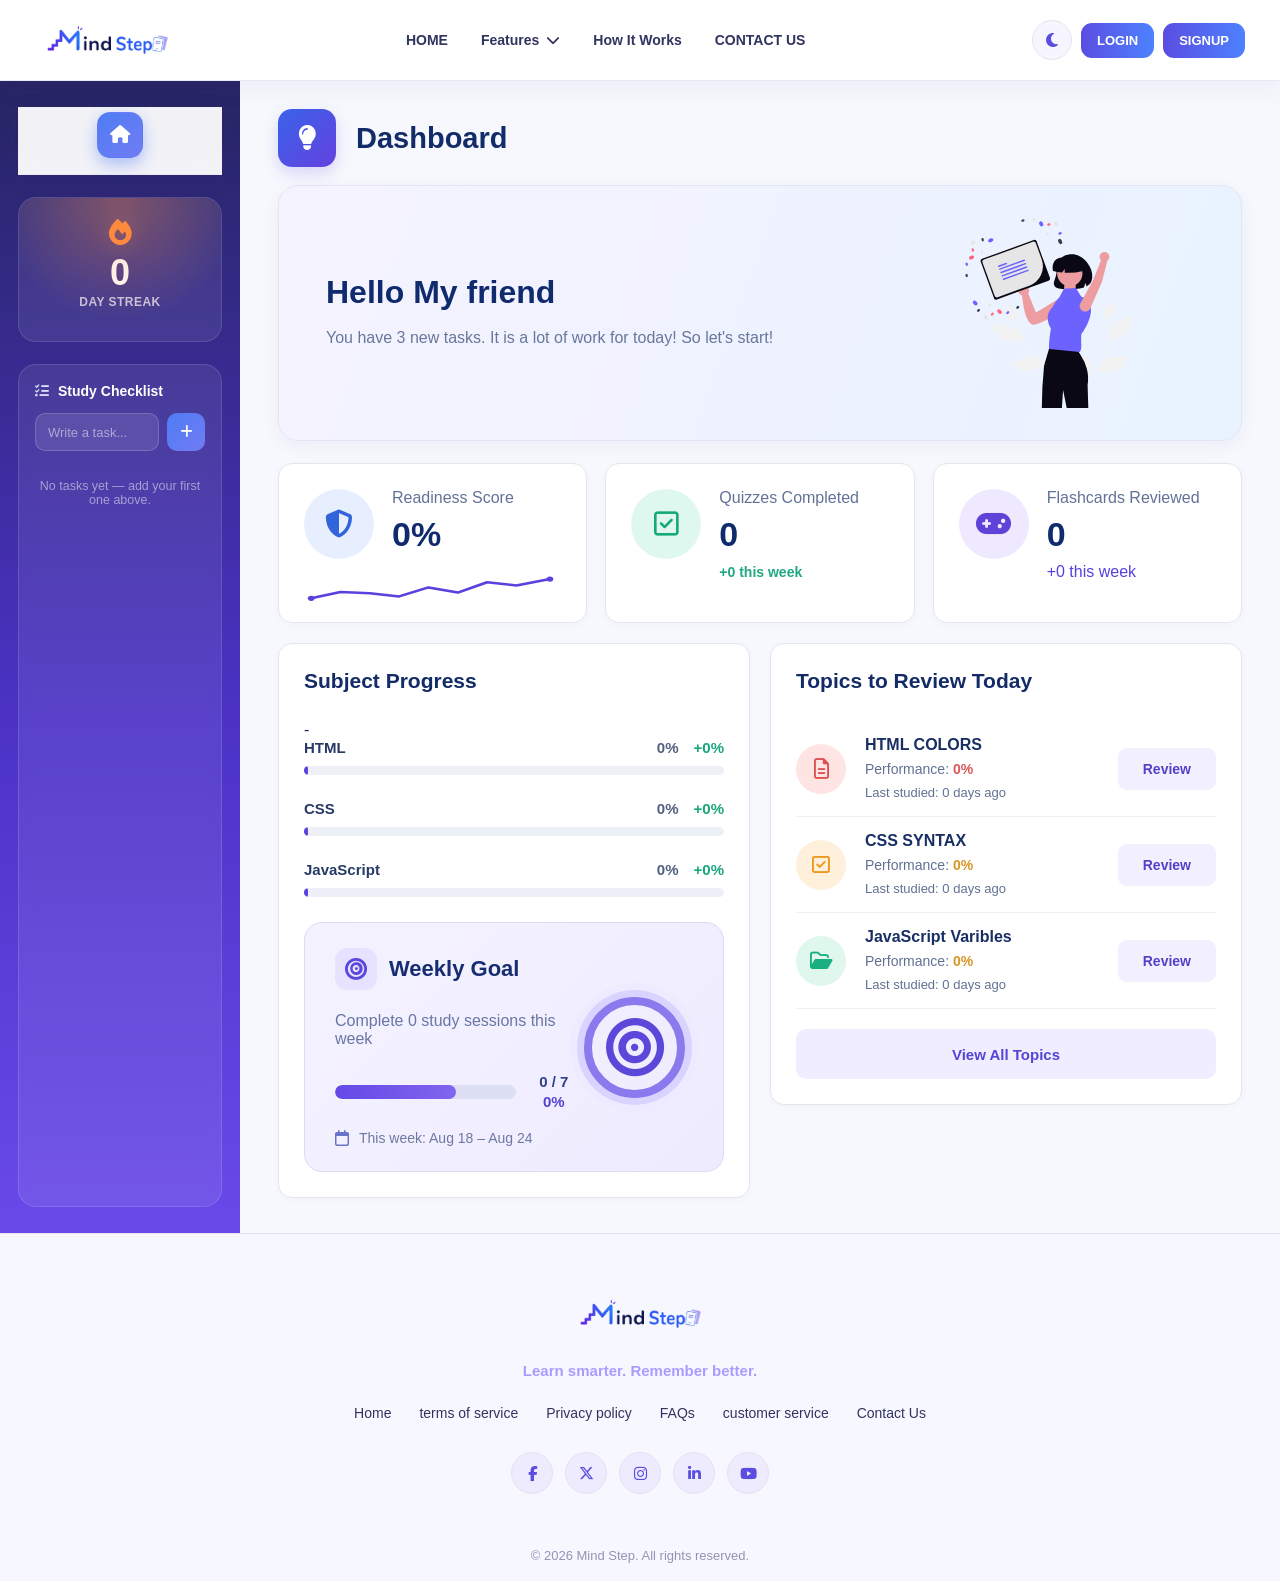
<file: dashboard.html>
<!DOCTYPE html>
<html lang="en">
<head>
    <meta charset="UTF-8">
    <meta name="viewport" content="width=device-width, initial-scale=1.0">
    <title>MaidStip</title>
    <link rel="stylesheet"
          href="https://cdnjs.cloudflare.com/ajax/libs/font-awesome/6.5.2/css/all.min.css">
    <link rel="stylesheet" href="nav&footer.css">
    <link rel="stylesheet" href="dashboard.css">
</head>
<body>

<nav>

    <div class="logo">
        <img src="ChatGPT_Image_Aug_16__2026__09_27_09_PM-removebg-preview.png" alt="Mind Step">
    </div>

    <ul class="nav-links">

        <li><a href="index.html">HOME</a></li>

        <li class="features-menu">
            <a href="index.html#features">
                Features
                <i class="fa-solid fa-chevron-down"></i>
            </a>

            <ul class="features-dropdown">
                <li><a href="diagnostic-test.html">Knowledge Assessment</a></li>
                <li><a href="result.html">Weakness Deduction</a></li>
                <li><a href="study-plan.html">Personalized Study Plan</a></li>
                <li><a href="flashcards.html">Smart Flash Cards</a></li>
                <li><a href="material.html">MATERIALS</a></li>
                <li><a href="challenges.html">CHALLENGES</a></li>
                <li><a href="dashboard.html" class="active">Dashboard</a></li>
            </ul>
        </li>

        <li><a href="index.html#how-it-works">How It Works</a></li>
        <li><a href="index.html#contact">CONTACT US</a></li>

    </ul>

    <div class="nav-actions">

        <button onclick="toggleDarkMode()" class="dark-mode-btn" id="darkModeBtn" type="button">
            <i class="fa-solid fa-moon"></i>
        </button>

        <a href="login.html" class="nav-cta">LOGIN</a>
        <a href="signup.html" class="nav-cta">SIGNUP</a>

        <i onclick="showsidebar()" class="fa-solid fa-bars menu-icon"></i>

    </div>

    <div class="sidebar">

        <div class="sidebar-header">
            <div class="logo">
                <img src="ChatGPT_Image_Aug_16__2026__09_27_09_PM-removebg-preview.png" alt="Mind Step">
            </div>
            <i onclick="hidesidebar()" class="fa-solid fa-xmark close-icon"></i>
        </div>

        <ul>
            <li><a href="index.html">HOME</a></li>

            <li class="sidebar-features">
                <a href="index.html#features">
                    Features
                    <i class="fa-solid fa-chevron-down"></i>
                </a>

                <ul class="sidebar-features-dropdown">
                    <li><a href="diagnostic-test.html">Knowledge Assessment</a></li>
                    <li><a href="result.html">Weakness Deduction</a></li>
                    <li><a href="study-plan.html">Personalized Study Plan</a></li>
                    <li><a href="flashcards.html">Smart Flash Cards</a></li>
                    <li><a href="material.html">MATERIALS</a></li>
                    <li><a href="challenges.html">CHALLENGES</a></li>
                    <li><a href="dashboard.html" class="active">Dashboard</a></li>
                </ul>
            </li>

            <li><a href="index.html#how-it-works">How It Works</a></li>
            <li><a href="index.html#contact">CONTACT US</a></li>
        </ul>

        <div class="sidebar-buttons">
            <a href="login.html" class="sider-cta">LOGIN</a>
            <a href="signup.html" class="sider-cta">SIGNUP</a>
        </div>

    </div>

</nav>

       <button type="button" class="mobile-menu-toggle" id="mobileMenuToggle" aria-label="Open menu" 
       aria-expanded="false" aria-controls="sidebar">
       <i class="fa-solid fa-bars"></i>
   </button>

   <div class="page">
    <aside class="side" id="sidebar">

        <nav class="asidenav" aria-label="Primary">
            <a href="#" class="nav-item active" title="Home" aria-current="page">
                <i class="fa-solid fa-house"></i>
            </a>
        </nav>

        <div class="streak-card" id="streakCard">
            <div class="streak-flame">
                <i class="fa-solid fa-fire"></i>
            </div>
            <div class="streak-number" id="streakNumber">0</div>
            <div class="streak-label">Day Streak</div>
            <div class="streak-week" id="streakWeek" aria-hidden="true"></div>
        </div>

        <div class="notes-card">
            <h3><i class="fa-solid fa-list-check"></i> Study Checklist</h3>

            <form class="notes-form" id="notesForm">
                <input type="text" id="noteInput" placeholder="Write a task..." maxlength="80" autocomplete="off">
                <button type="submit" class="notes-add" title="Add task" aria-label="Add task">
                    <i class="fa-solid fa-plus"></i>
                </button>
            </form>

            <ul class="notes-list" id="notesList"></ul>

            <p class="notes-empty" id="notesEmpty">No tasks yet — add your first one above.</p>
        </div>

    </aside>
<!-- عنوان الصفحة  -->
<main class="main">
    <div class="page-title">
    <div class="number-box">
         <i class="fa-solid fa-lightbulb"></i>
    </div>
        <h1>Dashboard</h1>
    </div>
 <section class="welcome-card">

    <div class="welcome-content">
        <h2>Hello My friend</h2>

        <p>
            You have 3 new tasks. It is a lot of work for today!
            So let's start!
        </p>
    </div>

    <div class="welcome-image">
        <img src="happy-news.svg.svg" alt="Student studying">
    </div>

</section>
<!-- التالت كروت الي في النص المحتوي -->
<section class="stats">
    <article class="stat-card">
    <div class="stat-icon blue">
            <i class="fa-solid fa-shield-halved"></i>
    </div>
    <div class="stat-info">
        <p>Readiness Score</p>
            <h2>0%</h2>
    </div>

    <div class="cards">
                                                                                                                                                                 <!-- ده بيستخدم لي الرسم البياني 
                                                                                                                                                                  والفيوو بوكس ده الي بيشكل احداثيات الشكل اول رقم للطول التانب للعرض التالت بيشكل نقطة البداية والرابع بيشكل نقطة النهاية
                                                                                                                                                                  السطر التاني المسوول عن امتداد الرسمه او صغرها
                                                                                                                                                                  السطر التالت مسوول على الخطوانه يمر بين النقط الي عملنها
                                                                                                                                                                  -->
 <svg viewBox="0 0 300 70"
  preserveAspectRatio="none">
 <polyline
  points="5,55 40,45 75,47 110,52 145,38 180,46 215,30 250,35 290,25"
   fill="none"
 stroke="currentColor"
stroke-width="4"
 stroke-linecap="round"
stroke-linejoin="round" />
 <circle cx="5" cy="55" r="4"></circle>
<circle cx="290" cy="25" r="4"></circle>
 </svg>
    </div>

</article>
<article class="stat-card">
     <div class="stat-icon green">
        <i class="fa-regular fa-square-check"></i>
    </div>
    <div class="stat-info">
         <p>Quizzes Completed</p>
             <h2>0</h2>
        <span class="week">
            +0 this week
        </span>
 </div>
</article>

<article class="stat-card">
    <div class="stat-icon purple">
        <i class="fa-solid fa-gamepad"></i>
    </div>
    <div class="stat-info">
        <p>Flashcards Reviewed</p>
            <h2>0</h2>
    <span class="increase purple-text">
            +0 this week
    </span>
 </div>
</article>
</section>
                                                                                                                           <!-- الجزء الي تحت هعملو سكشين-->

<section class="lower-section">
     <article class="subject-card">
   <h2>Subject Progress</h2>
<div class="subject"> -
    <!-- هاخلي الجزء الي فوق البار لوحدو والبار لي وحدو -->
    <div class="subject-header">
        <span>HTML</span>
    <div>
         <b>0%</b>
    <strong>+0%</strong>
</div>
 </div> 
 <!-- هعمل ديف يجمع البار كل -->
    <div class="progress-bar"> 
        <!-- وهعمل ديف للأسكور الطالب  -->
    <div class="progress-fill "
        style="width:1%">
</div>
</div>
</div>

<div class="subject">
<div class="subject-header">
    <span>CSS</span>
<div>
        <b>0%</b>
    <strong>+0%</strong>
</div>
</div>
<div class="progress-bar">
    <div class="progress-fill "
    style="width:1%">
</div>
</div>
</div>

<div class="subject">
<div class="subject-header">
<span>JavaScript</span>
<div>
    <b>0%</b>
    <strong>+0%</strong>
    </div>
</div>
<div class="progress-bar">
<div class="progress-fill "
    style="width:1%">
    </div>
    </div>
</div> 
                                                           <!-- weekly goal -->
 <article class="weekly-goal">
<div class="weekly-content">
<div class="weekly-header">
        <div class="weekly-title">
        <div class="weekly-icon">
        <i class="fa-solid fa-bullseye"></i>
</div>
        <h2>Weekly Goal</h2>
    </div>
</div>
     <p class="weekly-text">
        Complete 0 study sessions this week
    </p>
    <div class="weekly-progress">
    <div class="weekly-bar">
        <div class="weekly-fill"></div>
    </div>
    <div class="weekly-number">
         <strong>0 / 7</strong>
        <span>0%</span>
</div>
</div>
    <div class="weekly-date">
    <i class="fa-regular fa-calendar"></i>
<span>
   This week: Aug 18 – Aug 24
</span>
    </div>
</div>

<div class="target">
    <i class="fa-solid fa-bullseye"></i>
</div>
    </article>
</article>

                                                          <!-- topics-->
<article class="subject-card ">
<h2>Topics to Review Today</h2>
                                                          <!-- topic 1 -->
<div class="topics-item">
<div class="topic-icon red">
    <i class="fa-regular fa-file-lines"></i>
</div>
<div class="topic-info">
    <h3>
        HTML COLORS
    </h3>
    <p>
        Performance:
    <span class="red-text">0%</span>
    </p>
    <small>
    Last studied: 0 days ago
    </small>
    </div>
<button>
        Review
</button>
</div>
                                                            <!-- Topic 2 -->
 <div class="topics-item">
<div class="topic-icon orange">
    <i class="fa-regular fa-square-check"></i>
</div>
    <div class="topic-info">
     <h3>
        CSS SYNTAX
    </h3>
    <p>
        Performance:
        <span class="orange-text">0%</span>
    </p>
<small>
        Last studied: 0 days ago
</small>
</div>
    <button>
            Review
    </button>
</div>


                                                             <!-- Topic 3 -->
<div class="topics-item">
    <div class="topic-icon green-topic">
    <i class="fa-regular fa-folder-open"></i>
</div>
    <div class="topic-info">
    <h3>
            JavaScript Varibles
    </h3>
 <p>
    Performance:
    <span class="orange-text">0%</span>
</p>
    <small>
    Last studied: 0 days ago
    </small>
 </div>
    <button>
        Review
    </button>
</div>

    <button class="view-all">
        View All Topics
</button>
</article>

</section>

        </main>

    </div>

</div>

<footer class="footer">

    <div class="footer-content">

        <div class="footer-logo">
            <img
                src="ChatGPT_Image_Aug_16__2026__09_27_09_PM-removebg-preview.png"
                alt="Mind Step"
            >
        </div>

        <p class="footer-tagline">
            Learn smarter. Remember better.
        </p>

        <ul class="footer-links">
            <li><a href="index.html">Home</a></li>
            <li><a href="#">terms of service</a></li>
            <li><a href="#">Privacy policy</a></li>
            <li><a href="#">FAQs</a></li>
            <li><a href="#">customer service</a></li>
            <li><a href="index.html#contact">Contact Us</a></li>
        </ul>

        <div class="social-icons">
            <a href="#" aria-label="Facebook"><i class="fa-brands fa-facebook-f"></i></a>
            <a href="#" aria-label="Twitter"><i class="fa-brands fa-x-twitter"></i></a>
            <a href="#" aria-label="Instagram"><i class="fa-brands fa-instagram"></i></a>
            <a href="#" aria-label="LinkedIn"><i class="fa-brands fa-linkedin-in"></i></a>
            <a href="#" aria-label="YouTube"><i class="fa-brands fa-youtube"></i></a>
        </div>

    </div>

    <div class="copyright">
        <p>&copy; 2026 Mind Step. All rights reserved.</p>
    </div>

</footer>

<script src="dashboard.js"></script>
<script src="mahy.js"></script>
</body>
</html>
</file>
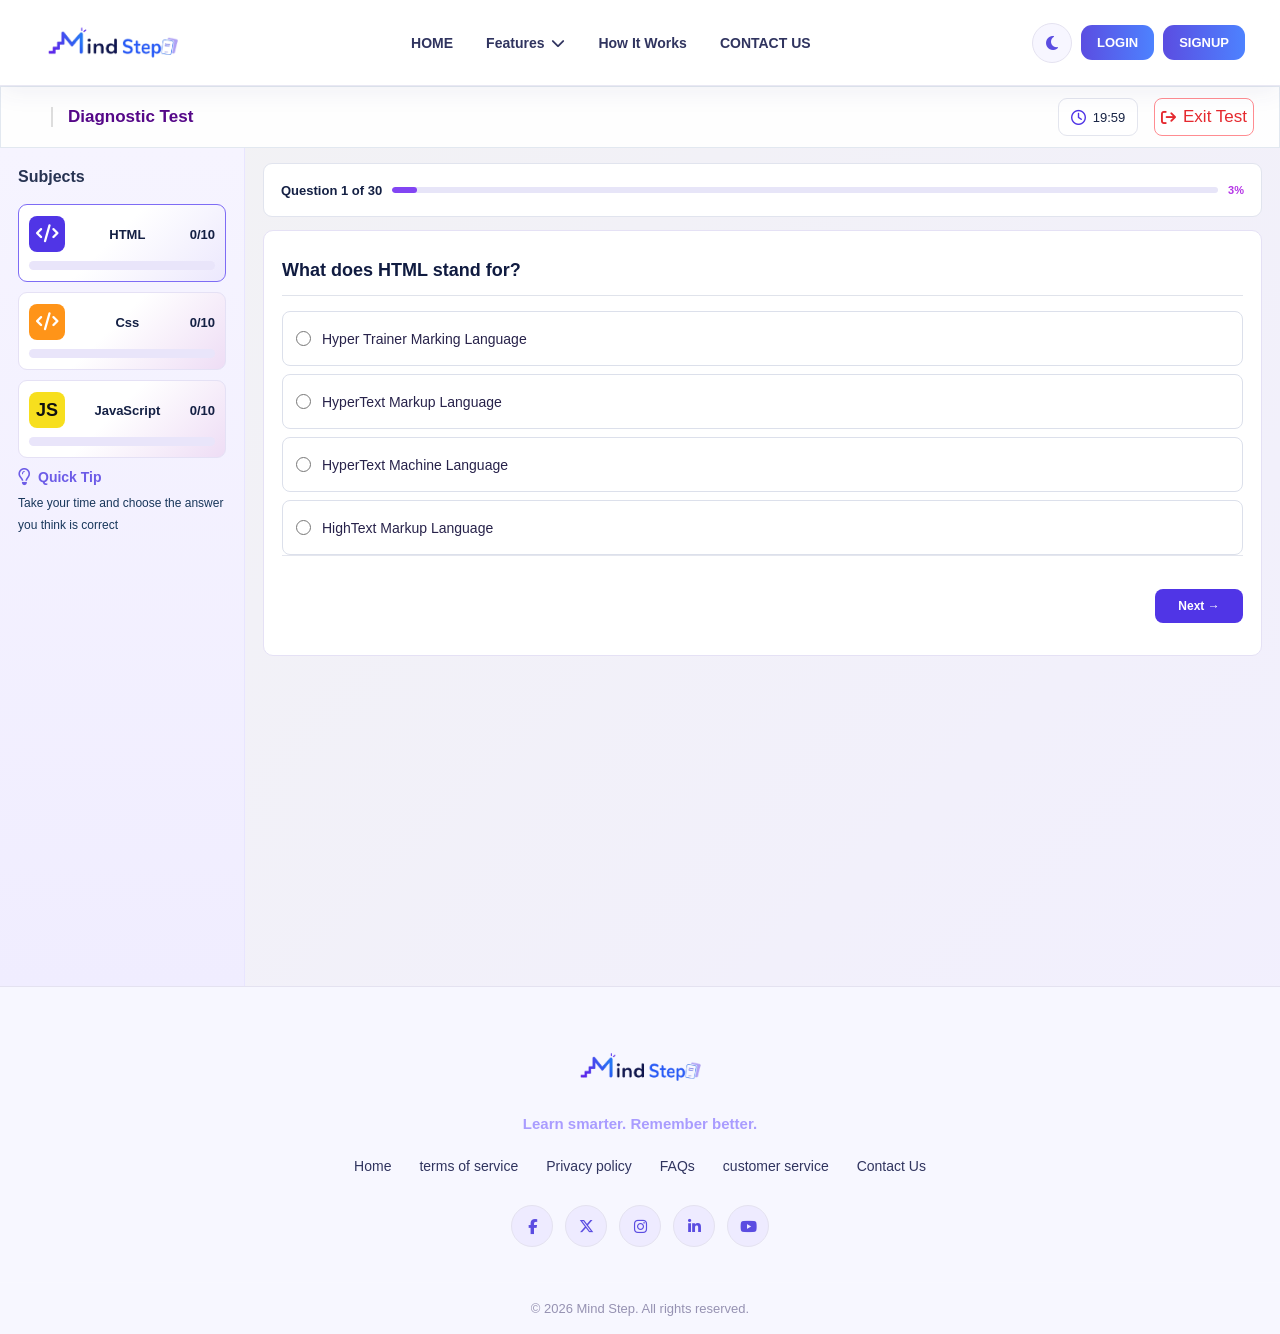
<file: diagnostic-test.html>
<!DOCTYPE html>
<html lang="en">
<head>
    <meta charset="UTF-8">
    <meta name="viewport" content="width=device-width, initial-scale=1.0">
    <title>Diagnostic test</title>
    <link rel="stylesheet" href="nav&footer.css">
    <link rel="stylesheet" href="diagnostic-test.css">
    <link rel="stylesheet" href="https://cdnjs.cloudflare.com/ajax/libs/font-awesome/6.5.2/css/all.min.css">
</head>
<body>

<nav>

    <div class="logo">
        <img src="ChatGPT_Image_Aug_16__2026__09_27_09_PM-removebg-preview.png" alt="Mind Step">
    </div>

    <ul class="nav-links">

        <li><a href="index.html">HOME</a></li>

        <li class="features-menu">
            <a href="index.html#features">
                Features
                <i class="fa-solid fa-chevron-down"></i>
            </a>

            <ul class="features-dropdown">
                <li><a href="diagnostic-test.html" class="active">Knowledge Assessment</a></li>
                <li><a href="result.html">Weakness Deduction</a></li>
                <li><a href="study-plan.html">Personalized Study Plan</a></li>
                <li><a href="flashcards.html">Smart Flash Cards</a></li>
                <li><a href="material.html">MATERIALS</a></li>
                <li><a href="challenges.html">CHALLENGES</a></li>
                <li><a href="dashboard.html">Dashboard</a></li>
            </ul>
        </li>

        <li><a href="index.html#how-it-works">How It Works</a></li>
        <li><a href="index.html#contact">CONTACT US</a></li>

    </ul>

    <div class="nav-actions">

        <button onclick="toggleDarkMode()" class="dark-mode-btn" id="darkModeBtn" type="button">
            <i class="fa-solid fa-moon"></i>
        </button>

        <a href="login.html" class="nav-cta">LOGIN</a>
        <a href="signup.html" class="nav-cta">SIGNUP</a>

        <i onclick="showsidebar()" class="fa-solid fa-bars menu-icon"></i>

    </div>

    <div class="sidebar">

        <div class="sidebar-header">
            <div class="logo">
                <img src="ChatGPT_Image_Aug_16__2026__09_27_09_PM-removebg-preview.png" alt="Mind Step">
            </div>
            <i onclick="hidesidebar()" class="fa-solid fa-xmark close-icon"></i>
        </div>

        <ul>
            <li><a href="index.html">HOME</a></li>

            <li class="sidebar-features">
                <a href="index.html#features">
                    Features
                    <i class="fa-solid fa-chevron-down"></i>
                </a>

                <ul class="sidebar-features-dropdown">
                    <li><a href="diagnostic-test.html" class="active">Knowledge Assessment</a></li>
                    <li><a href="result.html">Weakness Deduction</a></li>
                    <li><a href="study-plan.html">Personalized Study Plan</a></li>
                    <li><a href="flashcards.html">Smart Flash Cards</a></li>
                    <li><a href="material.html">MATERIALS</a></li>
                    <li><a href="challenges.html">CHALLENGES</a></li>
                    <li><a href="dashboard.html">Dashboard</a></li>
                </ul>
            </li>

            <li><a href="index.html#how-it-works">How It Works</a></li>
            <li><a href="index.html#contact">CONTACT US</a></li>
        </ul>

        <div class="sidebar-buttons">
            <a href="login.html" class="sider-cta">LOGIN</a>
            <a href="signup.html" class="sider-cta">SIGNUP</a>
        </div>

    </div>

</nav>


    <header class="Header">
        <!-- <div class="logo">
            <img src="ChatGPT_Image_Aug_16__2026__09_27_09_PM-removebg-preview.png" alt="Mind Step">
        </div> -->

        <div class="title">Diagnostic Test</div>

<div class="header-actions">
    <div class="Timer">
         <i class="fa-regular fa-clock"></i>
         <span>20:00</span>
    </div>
    <button class="exit">
         <i class="fa-solid fa-arrow-right-from-bracket"></i>
    <span>Exit Test</span>
    </button>
</div>


<button class="menu-btn">
    <i class="fa-solid fa-bars"></i>
</button>
</header>
<!-- --------------------------------------------------------------------------- -->
    <div class="container">

<div class="side">
<h2>Subjects</h2>

<div class="CardActive">

   <div class="info">
    <div class="subject-icon html-icon"><i class="fa-solid fa-code"></i></div>
       <span>HTML</span>
       <span>1/10</span>
   </div>

   <div>
    <div class="progress">
       <div class="html-progress"></div>
     </div>
   </div>

</div>

<div class="Card">

   <div class="info">
    <div class="subject-icon css-icon"><i class="fa-solid fa-code"></i></div>
       <span>Css</span>
       <span>0/10</span>
   </div>

   <div>
    <div class="progress">
       <div class="css-progress"></div>
     </div>
   </div>

</div>

<div class="Card">

   <div class="info">
    <div class="subject-icon js-icon">JS</div>
        <span class="subject-name">
           JavaScript
       </span>
       <span>0/10</span>
   </div>

   <div>
    <div class="progress">
       <div class="js-progress"></div>
     </div>
   </div>

</div>



<div class="Quick-Tip">
    <div class="tip-title">
        <i class="fa-regular fa-lightbulb"></i>
        <h3>Quick Tip</h3>
    </div>
    <p> Take your time and choose the answer you think is correct</p>
</div>



</div>
<!-- ------------------------------------------- ------------------>
 <section class="question-section ">
<div class="question-header">

    <div>
        <span class="number">Question 1 of 30</span>
    </div>

    <div class="question-progress">
       <div class="question-progressFill"></div>
    </div>

    <span class="percentage">0%</span>

</div>
<!-- //////////////////////////////////////////////////////////// -->

<div class="questions">

    <h1>What does HTML stand for?</h1>

    <div class="answers">

    <label class="option">
   <input type="radio" name="answer1" value="A">
     Hyper Trainer Marking Language
     </label>

     <label class="option">
  <input type="radio" name="answer1" value="B">
      HyperText Markup Language
    </label>

    <label class="option">
  <input type="radio" name="answer1" value="C">
      HyperText Machine Language
    </label>

   <label class="option">
   <input type="radio" name="answer1" value="D">
   HighText Markup Language
    </label>

</div>

<!-- --------------------------------------------------- -->

<div class="navigation">

<button class="previous" type="button" >← previous</button>
<button class="Next" type="button">Next →</button>
 <div class="submit">
<button class="submit-btn" type="button"> ✓ Submit Test</button>
 </div> 
 </div>
</div>
</section>

<!-- //////////////////////السؤال الثاني ///////////////////////// -->

<section class="question-section" id="question2">
<div class="question-header">

    <div>
        <span class="number">Question 2 of 30</span>
    </div>

    <div class="question-progress">
       <div class="question-progressFill"></div>
    </div>

    <span class="percentage">0%</span>

</div>
<!-- //////////////////////////////////////////////////////////// -->

<div class="questions">

    <h1> Which HTML tag is used to create a paragraph?</h1>

<div class="answers">

    <label class="option">
        <input type="radio" name="answer2" value="A">
        <span>A.  &lt;h1&gt;</span>
    </label>

    <label class="option">
        <input type="radio" name="answer2" value="B">
        <span>B. &lt;div&gt;</span>
    </label>

    <label class="option">
        <input type="radio" name="answer2" value="C">
        <span>C.  &lt;p&gt;</span>
    </label>

    <label class="option">
        <input type="radio" name="answer2" value="D">
        <span>D.  &lt;text&gt;</span>
    </label>

</div>



<!-- --------------------------------------------------- -->

<div class="navigation">

<button class="previous" type="button">← previous</button>
<button class="Next" type="button">Next →</button>
 <div class="submit">
<button class="submit-btn" type="button"> ✓ Submit Test</button>
 </div> 
 </div>
</div>

</section>
<!-- ////////////////السؤال الثالث///////////////////// -->

<section class="question-section" id="question3">
<div class="question-header">

    <div>
        <span class="number">Question 3 of 30</span>
    </div>

    <div class="question-progress">
       <div class="question-progressFill"></div>
    </div>

    <span class="percentage">0%</span>

</div>
<!-- //////////////////////////////////////////////////////////// -->

<div class="questions">

    <h1> Which tag is used to create a hyperlink?</h1>

<div class="answers">

      <label class="option">
           <input type="radio" name="answer3" value="A">
             &lt;link&gt;
            </label>

           <label class="option">
           <input type="radio" name="answer3" value="B">
             &lt;a&gt;
             </label>

             <label class="option">
               <input type="radio" name="answer3" value="C">
               &lt;href&gt;
              </label>

              <label class="option">
                <input type="radio" name="answer3" value="D">
               &lt;url&gt;
              </label>

</div>


<!-- --------------------------------------------------- -->

<div class="navigation">

<button class="previous"type="button" >← previous</button>
<button class="Next" type="button">Next →</button>
 <div class="submit">
<button class="submit-btn" type="button"> ✓ Submit Test</button>
 </div> 
 </div>
</div>

</section>
<!-- ////////////////السؤال الرابع///////////////// -->
  <section class="question-section">

     <div class="question-header">
      <span class="number">Question 4 of 30</span>
      <div class="question-progress">
      <div class="question-progressFill"></div>
     </div>
      <span class="percentage">10%</span>
      </div>

     <div class="questions">
        <h1> Which tag is used to display an image? </h1>
       <div class="answers">

                    <label class="option">
                        <input type="radio" name="answer4" value="A">
                        &lt;picture&gt;
                    </label>

                    <label class="option">
                        <input type="radio" name="answer4" value="B">
                        &lt;image&gt;
                    </label>

                    <label class="option">
                        <input type="radio" name="answer4" value="C">
                        &lt;img&gt;
                    </label>

                    <label class="option">
                        <input type="radio" name="answer4" value="D">
                        &lt;src&gt;
                    </label>

        </div>

                <div class="navigation">

                    <button class="previous">
                        <i class="fa-solid fa-arrow-left"></i>
                        Previous
                    </button>

                    <button class="Next">
                        Next
                        <i class="fa-solid fa-arrow-right"></i>
                    </button>

                    <div class="submit">
                        <button class="submit-btn">
                            Submit
                            <i class="fa-solid fa-check"></i>
                        </button>
                    </div>

                </div>

            </div>

        </section>


        <!-- QUESTION 5 -->

        <section class="question-section">

            <div class="question-header">

                <span class="number">Question 5 of 30</span>

                <div class="question-progress">
                    <div class="question-progressFill"></div>
                </div>

                <span class="percentage">13%</span>

            </div>

            <div class="questions">

                <h1>
                    Which attribute specifies the URL of a link?
                </h1>

                <div class="answers">

                    <label class="option">
                        <input type="radio" name="answer5" value="A">
                        src
                    </label>

                    <label class="option">
                        <input type="radio" name="answer5" value="B">
                        href
                    </label>

                    <label class="option">
                        <input type="radio" name="answer5" value="C">
                        link
                    </label>

                    <label class="option">
                        <input type="radio" name="answer5" value="D">
                        url
                    </label>

                </div>

                <div class="navigation">

                    <button class="previous">
                        <i class="fa-solid fa-arrow-left"></i>
                        Previous
                    </button>

                    <button class="Next">
                        Next
                        <i class="fa-solid fa-arrow-right"></i>
                    </button>

                    <div class="submit">
                        <button class="submit-btn">
                            Submit
                            <i class="fa-solid fa-check"></i>
                        </button>
                    </div>

                </div>

            </div>

        </section>


        <!-- ================= HTML 6 ================= -->

        <section class="question-section">

            <div class="question-header">

                <span class="number">Question 6 of 30</span>

                <div class="question-progress">
                    <div class="question-progressFill"></div>
                </div>

                <span class="percentage">15%</span>

            </div>

            <div class="questions">


                <h1>
                    Which tag creates an unordered list?
                </h1>

                <div class="answers">

                    <label class="option">
                        <input type="radio" name="answer6" value="A">
                        &lt;ol&gt;
                    </label>

                    <label class="option">
                        <input type="radio" name="answer6" value="B">
                        &lt;list&gt;
                    </label>

                    <label class="option">
                        <input type="radio" name="answer6" value="C">
                        &lt;ul&gt;
                    </label>

                    <label class="option">
                        <input type="radio" name="answer6" value="D">
                        &lt;li&gt;
                    </label>

                </div>

                <div class="navigation">
                    <button class="previous">
                        <i class="fa-solid fa-arrow-left"></i>
                        Previous
                    </button>

                    <button class="Next">
                        Next
                        <i class="fa-solid fa-arrow-right"></i>
                    </button>

                    <div class="submit">
                        <button class="submit-btn">
                            Submit
                            <i class="fa-solid fa-check"></i>
                        </button>
                    </div>
                </div>

            </div>

        </section>


        <!-- HTML 7 -->

        <section class="question-section">

            <div class="question-header">
                <span class="number">Question 7 of 30</span>

                <div class="question-progress">
                    <div class="question-progressFill"></div>
                </div>

                <span class="percentage">18%</span>
            </div>

            <div class="questions">

                <h1>
                    Which tag defines a table row?
                </h1>

                <div class="answers">

                    <label class="option">
                        <input type="radio" name="answer7" value="A">
                        &lt;td&gt;
                    </label>

                    <label class="option">
                        <input type="radio" name="answer7" value="B">
                        &lt;tr&gt;
                    </label>

                    <label class="option">
                        <input type="radio" name="answer7" value="C">
                        &lt;table-row&gt;
                    </label>

                    <label class="option">
                        <input type="radio" name="answer7" value="D">
                        &lt;row&gt;
                    </label>

                </div>

                <div class="navigation">

                    <button class="previous">
                        <i class="fa-solid fa-arrow-left"></i>
                        Previous
                    </button>

                    <button class="Next">
                        Next
                        <i class="fa-solid fa-arrow-right"></i>
                    </button>

                    <div class="submit">
                        <button class="submit-btn">
                            Submit
                            <i class="fa-solid fa-check"></i>
                        </button>
                    </div>

                </div>

            </div>

        </section>


        <!-- HTML 8 -->

        <section class="question-section">

            <div class="question-header">
                <span class="number">Question 8 of 30</span>

                <div class="question-progress">
                    <div class="question-progressFill"></div>
                </div>

                <span class="percentage">20%</span>
            </div>

            <div class="questions">


                <h1>
                    Which tag defines the largest heading?
                </h1>

                <div class="answers">

                    <label class="option">
                        <input type="radio" name="answer8" value="A">
                        &lt;heading&gt;
                    </label>

                    <label class="option">
                        <input type="radio" name="answer8" value="B">
                        &lt;h1&gt;
                    </label>

                    <label class="option">
                        <input type="radio" name="answer8" value="C">
                        &lt;h6&gt;
                    </label>

                    <label class="option">
                        <input type="radio" name="answer8" value="D">
                        &lt;head&gt;
                    </label>

                </div>

                <div class="navigation">

                    <button class="previous">
                        <i class="fa-solid fa-arrow-left"></i>
                        Previous
                    </button>

                    <button class="Next">
                        Next
                        <i class="fa-solid fa-arrow-right"></i>
                    </button>

                    <div class="submit">
                        <button class="submit-btn">
                            Submit
                            <i class="fa-solid fa-check"></i>
                        </button>
                    </div>

                </div>

            </div>

        </section>


        <!-- HTML 9 -->

        <section class="question-section">

            <div class="question-header">
                <span class="number">Question 9 of 30</span>

                <div class="question-progress">
                    <div class="question-progressFill"></div>
                </div>

                <span class="percentage">23%</span>
            </div>

            <div class="questions">

               

                <h1>
                    Which attribute is used to provide alternative text for an image?
                </h1>

                <div class="answers">

                    <label class="option">
                        <input type="radio" name="answer9" value="A">
                        title
                    </label>

                    <label class="option">
                        <input type="radio" name="answer9" value="B">
                        alt
                    </label>

                    <label class="option">
                        <input type="radio" name="answer9" value="C">
                        text
                    </label>

                    <label class="option">
                        <input type="radio" name="answer9" value="D">
                        description
                    </label>

                </div>

                <div class="navigation">

                    <button class="previous">
                        <i class="fa-solid fa-arrow-left"></i>
                        Previous
                    </button>

                    <button class="Next">
                        Next
                        <i class="fa-solid fa-arrow-right"></i>
                    </button>

                    <div class="submit">
                        <button class="submit-btn">
                            Submit
                            <i class="fa-solid fa-check"></i>
                        </button>
                    </div>

                </div>

            </div>

        </section>


        <!-- HTML 10 -->

        <section class="question-section">

            <div class="question-header">
                <span class="number">Question 10 of 30</span>

                <div class="question-progress">
                    <div class="question-progressFill"></div>
                </div>

                <span class="percentage">25%</span>
            </div>

            <div class="questions">


                <h1>
                    Which tag is used to create a line break?
                </h1>

                <div class="answers">

                    <label class="option">
                        <input type="radio" name="answer10" value="A">
                        &lt;break&gt;
                    </label>

                    <label class="option">
                        <input type="radio" name="answer10" value="B">
                        &lt;br&gt;
                    </label>

                    <label class="option">
                        <input type="radio" name="answer10" value="C">
                        &lt;lb&gt;
                    </label>

                    <label class="option">
                        <input type="radio" name="answer10" value="D">
                        &lt;line&gt;
                    </label>

                </div>

                <div class="navigation">

                    <button class="previous">
                        <i class="fa-solid fa-arrow-left"></i>
                        Previous
                    </button>

                    <button class="Next">
                        Next
                        <i class="fa-solid fa-arrow-right"></i>
                    </button>

                    <div class="submit">
                        <button class="submit-btn">
                            Submit
                            <i class="fa-solid fa-check"></i>
                        </button>
                    </div>

                </div>

            </div>

        </section>


        <!-- =====================================================
             CSS 11
             ===================================================== -->

        <section class="question-section">

            <div class="question-header">
                <span class="number">Question 11 of 30</span>

                <div class="question-progress">
                    <div class="question-progressFill"></div>
                </div>

                <span class="percentage">28%</span>
            </div>

            <div class="questions">

                <h1>
                    What does CSS stand for?
                </h1>

                <div class="answers">

                    <label class="option">
                        <input type="radio" name="answer11" value="A">
                        Creative Style Sheets
                    </label>

                    <label class="option">
                        <input type="radio" name="answer11" value="B">
                        Cascading Style Sheets
                    </label>

                    <label class="option">
                        <input type="radio" name="answer11" value="C">
                        Computer Style Sheets
                    </label>

                    <label class="option">
                        <input type="radio" name="answer11" value="D">
                        Colorful Style Sheets
                    </label>

                </div>

                <div class="navigation">
                    <button class="previous">
                        <i class="fa-solid fa-arrow-left"></i>
                        Previous
                    </button>

                    <button class="Next">
                        Next
                        <i class="fa-solid fa-arrow-right"></i>
                    </button>

                    <div class="submit">
                        <button class="submit-btn">
                            Submit
                            <i class="fa-solid fa-check"></i>
                        </button>
                    </div>
                </div>

            </div>

        </section>


        <!-- CSS 12 -->

        <section class="question-section">

            <div class="question-header">
                <span class="number">Question 12 of 30</span>

                <div class="question-progress">
                    <div class="question-progressFill"></div>
                </div>

                <span class="percentage">30%</span>
            </div>

            <div class="questions">

             

                <h1>
                    Which CSS property changes text color?
                </h1>

                <div class="answers">

                    <label class="option">
                        <input type="radio" name="answer12" value="A">
                        font-color
                    </label>

                    <label class="option">
                        <input type="radio" name="answer12" value="B">
                        text-color
                    </label>

                    <label class="option">
                        <input type="radio" name="answer12" value="C">
                        color
                    </label>

                    <label class="option">
                        <input type="radio" name="answer12" value="D">
                        foreground
                    </label>

                </div>

                <div class="navigation">
                    <button class="previous">
                        <i class="fa-solid fa-arrow-left"></i>
                        Previous
                    </button>

                    <button class="Next">
                        Next
                        <i class="fa-solid fa-arrow-right"></i>
                    </button>

                    <div class="submit">
                        <button class="submit-btn">
                            Submit
                            <i class="fa-solid fa-check"></i>
                        </button>
                    </div>
                </div>

            </div>

        </section>


        <!-- CSS 13 -->

        <section class="question-section">

            <div class="question-header">
                <span class="number">Question 13 of 30</span>

                <div class="question-progress">
                    <div class="question-progressFill"></div>
                </div>

                <span class="percentage">33%</span>
            </div>

            <div class="questions">

              

                <h1>
                    Which property changes the background color?
                </h1>

                <div class="answers">

                    <label class="option">
                        <input type="radio" name="answer13" value="A">
                        background-color
                    </label>

                    <label class="option">
                        <input type="radio" name="answer13" value="B">
                        bgcolor
                    </label>

                    <label class="option">
                        <input type="radio" name="answer13" value="C">
                        background
                    </label>

                    <label class="option">
                        <input type="radio" name="answer13" value="D">
                        color-background
                    </label>

                </div>

                <div class="navigation">
                    <button class="previous">
                        <i class="fa-solid fa-arrow-left"></i>
                        Previous
                    </button>

                    <button class="Next">
                        Next
                        <i class="fa-solid fa-arrow-right"></i>
                    </button>

                    <div class="submit">
                        <button class="submit-btn">
                            Submit
                            <i class="fa-solid fa-check"></i>
                        </button>
                    </div>
                </div>

            </div>

        </section>


        <!-- CSS 14 -->

        <section class="question-section">

            <div class="question-header">
                <span class="number">Question 14 of 30</span>

                <div class="question-progress">
                    <div class="question-progressFill"></div>
                </div>

                <span class="percentage">35%</span>
            </div>

            <div class="questions">


                <h1>
                    Which property is used to change the font size?
                </h1>

                <div class="answers">

                    <label class="option">
                        <input type="radio" name="answer14" value="A">
                        text-size
                    </label>

                    <label class="option">
                        <input type="radio" name="answer14" value="B">
                        font-size
                    </label>

                    <label class="option">
                        <input type="radio" name="answer14" value="C">
                        font-height
                    </label>

                    <label class="option">
                        <input type="radio" name="answer14" value="D">
                        size
                    </label>

                </div>

                <div class="navigation">
                    <button class="previous">
                        <i class="fa-solid fa-arrow-left"></i>
                        Previous
                    </button>

                    <button class="Next">
                        Next
                        <i class="fa-solid fa-arrow-right"></i>
                    </button>

                    <div class="submit">
                        <button class="submit-btn">
                            Submit
                            <i class="fa-solid fa-check"></i>
                        </button>
                    </div>
                </div>

            </div>

        </section>


        <!-- CSS 15 -->

        <section class="question-section">

            <div class="question-header">
                <span class="number">Question 15 of 30</span>

                <div class="question-progress">
                    <div class="question-progressFill"></div>
                </div>

                <span class="percentage">38%</span>
            </div>

            <div class="questions">

                <h1>
                    Which CSS property controls the space inside an element?
                </h1>

                <div class="answers">

                    <label class="option">
                        <input type="radio" name="answer15" value="A">
                        margin
                    </label>

                    <label class="option">
                        <input type="radio" name="answer15" value="B">
                        padding
                    </label>

                    <label class="option">
                        <input type="radio" name="answer15" value="C">
                        spacing
                    </label>

                    <label class="option">
                        <input type="radio" name="answer15" value="D">
                        border
                    </label>

                </div>

                <div class="navigation">
                    <button class="previous">
                        <i class="fa-solid fa-arrow-left"></i>
                        Previous
                    </button>

                    <button class="Next">
                        Next
                        <i class="fa-solid fa-arrow-right"></i>
                    </button>

                    <div class="submit">
                        <button class="submit-btn">
                            Submit
                            <i class="fa-solid fa-check"></i>
                        </button>
                    </div>
                </div>

            </div>

        </section>


        <!-- CSS 16 -->

        <section class="question-section">

            <div class="question-header">
                <span class="number">Question 16 of 30</span>

                <div class="question-progress">
                    <div class="question-progressFill"></div>
                </div>

                <span class="percentage">40%</span>
            </div>

            <div class="questions">


                <h1>
                    Which property makes an element a flex container?
                </h1>

                <div class="answers">

                    <label class="option">
                        <input type="radio" name="answer16" value="A">
                        position: flex
                    </label>

                    <label class="option">
                        <input type="radio" name="answer16" value="B">
                        display: flex
                    </label>

                    <label class="option">
                        <input type="radio" name="answer16" value="C">
                        flex: display
                    </label>

                    <label class="option">
                        <input type="radio" name="answer16" value="D">
                        display-flex
                    </label>

                </div>

                <div class="navigation">
                    <button class="previous">
                        <i class="fa-solid fa-arrow-left"></i>
                        Previous
                    </button>

                    <button class="Next">
                        Next
                        <i class="fa-solid fa-arrow-right"></i>
                    </button>

                    <div class="submit">
                        <button class="submit-btn">
                            Submit
                            <i class="fa-solid fa-check"></i>
                        </button>
                    </div>
                </div>

            </div>

        </section>


        <!-- CSS 17 -->

        <section class="question-section">

            <div class="question-header">
                <span class="number">Question 17 of 30</span>

                <div class="question-progress">
                    <div class="question-progressFill"></div>
                </div>

                <span class="percentage">43%</span>
            </div>

            <div class="questions">


                <h1>
                    Which property is used to make text bold?
                </h1>

                <div class="answers">

                    <label class="option">
                        <input type="radio" name="answer17" value="A">
                        text-weight
                    </label>

                    <label class="option">
                        <input type="radio" name="answer17" value="B">
                        font-weight
                    </label>

                    <label class="option">
                        <input type="radio" name="answer17" value="C">
                        font-style
                    </label>

                    <label class="option">
                        <input type="radio" name="answer17" value="D">
                        bold
                    </label>

                </div>

                <div class="navigation">
                    <button class="previous">
                        <i class="fa-solid fa-arrow-left"></i>
                        Previous
                    </button>

                    <button class="Next">
                        Next
                        <i class="fa-solid fa-arrow-right"></i>
                    </button>

                    <div class="submit">
                        <button class="submit-btn">
                            Submit
                            <i class="fa-solid fa-check"></i>
                        </button>
                    </div>
                </div>

            </div>

        </section>


        <!-- CSS 18 -->

        <section class="question-section">

            <div class="question-header">
                <span class="number">Question 18 of 30</span>

                <div class="question-progress">
                    <div class="question-progressFill"></div>
                </div>

                <span class="percentage">45%</span>
            </div>

            <div class="questions">

             

                <h1>
                    Which property controls the space outside an element?
                </h1>

                <div class="answers">

                    <label class="option">
                        <input type="radio" name="answer18" value="A">
                        margin
                    </label>

                    <label class="option">
                        <input type="radio" name="answer18" value="B">
                        padding
                    </label>

                    <label class="option">
                        <input type="radio" name="answer18" value="C">
                        space
                    </label>

                    <label class="option">
                        <input type="radio" name="answer18" value="D">
                        outside
                    </label>

                </div>

                <div class="navigation">
                    <button class="previous">
                        <i class="fa-solid fa-arrow-left"></i>
                        Previous
                    </button>

                    <button class="Next">
                        Next
                        <i class="fa-solid fa-arrow-right"></i>
                    </button>

                    <div class="submit">
                        <button class="submit-btn">
                            Submit
                            <i class="fa-solid fa-check"></i>
                        </button>
                    </div>
                </div>

            </div>

        </section>


        <!-- CSS 19 -->

        <section class="question-section">

            <div class="question-header">
                <span class="number">Question 19 of 30</span>

                <div class="question-progress">
                    <div class="question-progressFill"></div>
                </div>

                <span class="percentage">48%</span>
            </div>

            <div class="questions">


                <h1>
                    Which property rounds the corners of an element?
                </h1>

                <div class="answers">

                    <label class="option">
                        <input type="radio" name="answer19" value="A">
                        corner-radius
                    </label>

                    <label class="option">
                        <input type="radio" name="answer19" value="B">
                        border-radius
                    </label>

                    <label class="option">
                        <input type="radio" name="answer19" value="C">
                        radius
                    </label>

                    <label class="option">
                        <input type="radio" name="answer19" value="D">
                        border-corner
                    </label>

                </div>

                <div class="navigation">
                    <button class="previous">
                        <i class="fa-solid fa-arrow-left"></i>
                        Previous
                    </button>

                    <button class="Next">
                        Next
                        <i class="fa-solid fa-arrow-right"></i>
                    </button>

                    <div class="submit">
                        <button class="submit-btn">
                            Submit
                            <i class="fa-solid fa-check"></i>
                        </button>
                    </div>
                </div>

            </div>

        </section>


        <!-- CSS 20 -->

        <section class="question-section">

            <div class="question-header">
                <span class="number">Question 20 of 30</span>

                <div class="question-progress">
                    <div class="question-progressFill"></div>
                </div>

                <span class="percentage">50%</span>
            </div>

            <div class="questions">

                <h1>
                    Which property is used to center text?
                </h1>

                <div class="answers">

                    <label class="option">
                        <input type="radio" name="answer20" value="A">
                        align-text
                    </label>

                    <label class="option">
                        <input type="radio" name="answer20" value="B">
                        text-align
                    </label>

                    <label class="option">
                        <input type="radio" name="answer20" value="C">
                        text-center
                    </label>

                    <label class="option">
                        <input type="radio" name="answer20" value="D">
                        align
                    </label>

                </div>

                <div class="navigation">
                    <button class="previous">
                        <i class="fa-solid fa-arrow-left"></i>
                        Previous
                    </button>

                    <button class="Next">
                        Next
                        <i class="fa-solid fa-arrow-right"></i>
                    </button>

                    <div class="submit">
                        <button class="submit-btn">
                            Submit
                            <i class="fa-solid fa-check"></i>
                        </button>
                    </div>
                </div>

            </div>

        </section>


        <!-- =====================================================
             JavaScript 21-30
             ===================================================== -->

        <section class="question-section">

            <div class="question-header">
                <span class="number">Question 21 of 30</span>

                <div class="question-progress">
                    <div class="question-progressFill"></div>
                </div>

                <span class="percentage">53%</span>
            </div>

            <div class="questions">

                <h1>
                    Which keyword declares a variable that can be reassigned?
                </h1>

                <div class="answers">

                    <label class="option">
                        <input type="radio" name="answer21" value="A">
                        let
                    </label>

                    <label class="option">
                        <input type="radio" name="answer21" value="B">
                        fixed
                    </label>

                    <label class="option">
                        <input type="radio" name="answer21" value="C">
                        constant
                    </label>

                    <label class="option">
                        <input type="radio" name="answer21" value="D">
                        static
                    </label>

                </div>

                <div class="navigation">
                    <button class="previous">
                        <i class="fa-solid fa-arrow-left"></i>
                        Previous
                    </button>

                    <button class="Next">
                        Next
                        <i class="fa-solid fa-arrow-right"></i>
                    </button>

                    <div class="submit">
                        <button class="submit-btn">
                            Submit
                            <i class="fa-solid fa-check"></i>
                        </button>
                    </div>
                </div>

            </div>

        </section>


        <!-- JS 22 -->

        <section class="question-section">

            <div class="question-header">
                <span class="number">Question 22 of 30</span>

                <div class="question-progress">
                    <div class="question-progressFill"></div>
                </div>

                <span class="percentage">55%</span>
            </div>

            <div class="questions">
                

                <h1>
                    Which symbol is used for a single-line comment?
                </h1>

                <div class="answers">

                    <label class="option">
                        <input type="radio" name="answer22" value="A">
                        &lt;!-- --&gt;
                    </label>

                    <label class="option">
                        <input type="radio" name="answer22" value="B">
                        /*
                    </label>

                    <label class="option">
                        <input type="radio" name="answer22" value="C">
                        //
                    </label>

                    <label class="option">
                        <input type="radio" name="answer22" value="D">
                        #
                    </label>

                </div>

                <div class="navigation">
                    <button class="previous">
                        <i class="fa-solid fa-arrow-left"></i>
                        Previous
                    </button>

                    <button class="Next">
                        Next
                        <i class="fa-solid fa-arrow-right"></i>
                    </button>

                    <div class="submit">
                        <button class="submit-btn">
                            Submit
                            <i class="fa-solid fa-check"></i>
                        </button>
                    </div>
                </div>

            </div>

        </section>


        <!-- JS 23 -->

        <section class="question-section">

            <div class="question-header">
                <span class="number">Question 23 of 30</span>

                <div class="question-progress">
                    <div class="question-progressFill"></div>
                </div>

                <span class="percentage">58%</span>
            </div>

            <div class="questions">



                <h1>
                    Which method adds an element to the end of an array?
                </h1>

                <div class="answers">

                    <label class="option">
                        <input type="radio" name="answer23" value="A">
                        add()
                    </label>

                    <label class="option">
                        <input type="radio" name="answer23" value="B">
                        push()
                    </label>

                    <label class="option">
                        <input type="radio" name="answer23" value="C">
                        append()
                    </label>

                    <label class="option">
                        <input type="radio" name="answer23" value="D">
                        insert()
                    </label>

                </div>

                <div class="navigation">
                    <button class="previous">
                        <i class="fa-solid fa-arrow-left"></i>
                        Previous
                    </button>

                    <button class="Next">
                        Next
                        <i class="fa-solid fa-arrow-right"></i>
                    </button>

                    <div class="submit">
                        <button class="submit-btn">
                            Submit
                            <i class="fa-solid fa-check"></i>
                        </button>
                    </div>
                </div>

            </div>

        </section>


        <!-- JS 24 -->

        <section class="question-section">

            <div class="question-header">
                <span class="number">Question 24 of 30</span>

                <div class="question-progress">
                    <div class="question-progressFill"></div>
                </div>

                <span class="percentage">60%</span>
            </div>

            <div class="questions">

                <h1>
                    Which function converts a string to an integer?
                </h1>

                <div class="answers">

                    <label class="option">
                        <input type="radio" name="answer24" value="A">
                        NumberString()
                    </label>

                    <label class="option">
                        <input type="radio" name="answer24" value="B">
                        parseInt()
                    </label>

                    <label class="option">
                        <input type="radio" name="answer24" value="C">
                        toInteger()
                    </label>

                    <label class="option">
                        <input type="radio" name="answer24" value="D">
                        Integer()
                    </label>

                </div>

                <div class="navigation">
                    <button class="previous">
                        <i class="fa-solid fa-arrow-left"></i>
                        Previous
                    </button>

                    <button class="Next">
                        Next
                        <i class="fa-solid fa-arrow-right"></i>
                    </button>

                    <div class="submit">
                        <button class="submit-btn">
                            Submit
                            <i class="fa-solid fa-check"></i>
                        </button>
                    </div>
                </div>

            </div>

        </section>


        <!-- JS 25 -->

        <section class="question-section">

            <div class="question-header">
                <span class="number">Question 25 of 30</span>

                <div class="question-progress">
                    <div class="question-progressFill"></div>
                </div>

                <span class="percentage">63%</span>
            </div>

            <div class="questions">

                <h1>
                    Which operator checks both value and data type?
                </h1>

                <div class="answers">

                    <label class="option">
                        <input type="radio" name="answer25" value="A">
                        =
                    </label>

                    <label class="option">
                        <input type="radio" name="answer25" value="B">
                        ==
                    </label>

                    <label class="option">
                        <input type="radio" name="answer25" value="C">
                        ===
                    </label>

                    <label class="option">
                        <input type="radio" name="answer25" value="D">
                        !=
                    </label>

                </div>

                <div class="navigation">
                    <button class="previous">
                        <i class="fa-solid fa-arrow-left"></i>
                        Previous
                    </button>

                    <button class="Next">
                        Next
                        <i class="fa-solid fa-arrow-right"></i>
                    </button>

                    <div class="submit">
                        <button class="submit-btn">
                            Submit
                            <i class="fa-solid fa-check"></i>
                        </button>
                    </div>
                </div>

            </div>

        </section>


        <!-- JS 26 -->

        <section class="question-section">

            <div class="question-header">
                <span class="number">Question 26 of 30</span>

                <div class="question-progress">
                    <div class="question-progressFill"></div>
                </div>

                <span class="percentage">65%</span>
            </div>

            <div class="questions">

                <h1>
                    Which keyword defines a constant variable?
                </h1>

                <div class="answers">

                    <label class="option">
                        <input type="radio" name="answer26" value="A">
                        var
                    </label>

                    <label class="option">
                        <input type="radio" name="answer26" value="B">
                        let
                    </label>

                    <label class="option">
                        <input type="radio" name="answer26" value="C">
                        const
                    </label>

                    <label class="option">
                        <input type="radio" name="answer26" value="D">
                        fixed
                    </label>

                </div>

                <div class="navigation">
                    <button class="previous">
                        <i class="fa-solid fa-arrow-left"></i>
                        Previous
                    </button>

                    <button class="Next">
                        Next
                        <i class="fa-solid fa-arrow-right"></i>
                    </button>

                    <div class="submit">
                        <button class="submit-btn">
                            Submit
                            <i class="fa-solid fa-check"></i>
                        </button>
                    </div>
                </div>

            </div>

        </section>


        <!-- JS 27 -->

        <section class="question-section">

            <div class="question-header">
                <span class="number">Question 27 of 30</span>

                <div class="question-progress">
                    <div class="question-progressFill"></div>
                </div>

                <span class="percentage">68%</span>
            </div>

            <div class="questions">

                <h1>
                    Which method removes the last element from an array?
                </h1>

                <div class="answers">

                    <label class="option">
                        <input type="radio" name="answer27" value="A">
                        remove()
                    </label>

                    <label class="option">
                        <input type="radio" name="answer27" value="B">
                        pop()
                    </label>

                    <label class="option">
                        <input type="radio" name="answer27" value="C">
                        delete()
                    </label>

                    <label class="option">
                        <input type="radio" name="answer27" value="D">
                        last()
                    </label>

                </div>

                <div class="navigation">
                    <button class="previous">
                        <i class="fa-solid fa-arrow-left"></i>
                        Previous
                    </button>

                    <button class="Next">
                        Next
                        <i class="fa-solid fa-arrow-right"></i>
                    </button>

                    <div class="submit">
                        <button class="submit-btn">
                            Submit
                            <i class="fa-solid fa-check"></i>
                        </button>
                    </div>
                </div>

            </div>

        </section>


        <!-- JS 28 -->

        <section class="question-section">

            <div class="question-header">
                <span class="number">Question 28 of 30</span>

                <div class="question-progress">
                    <div class="question-progressFill"></div>
                </div>

                <span class="percentage">70%</span>
            </div>

            <div class="questions">

                <h1>
                    Which object represents the HTML document?
                </h1>

                <div class="answers">

                    <label class="option">
                        <input type="radio" name="answer28" value="A">
                        window
                    </label>

                    <label class="option">
                        <input type="radio" name="answer28" value="B">
                        document
                    </label>

                    <label class="option">
                        <input type="radio" name="answer28" value="C">
                        html
                    </label>

                    <label class="option">
                        <input type="radio" name="answer28" value="D">
                        page
                    </label>

                </div>

                <div class="navigation">
                    <button class="previous">
                        <i class="fa-solid fa-arrow-left"></i>
                        Previous
                    </button>

                    <button class="Next">
                        Next
                        <i class="fa-solid fa-arrow-right"></i>
                    </button>

                    <div class="submit">
                        <button class="submit-btn">
                            Submit
                            <i class="fa-solid fa-check"></i>
                        </button>
                    </div>
                </div>

            </div>

        </section>


        <!-- JS 29 -->

        <section class="question-section">

            <div class="question-header">
                <span class="number">Question 29 of 30</span>

                <div class="question-progress">
                    <div class="question-progressFill"></div>
                </div>

                <span class="percentage">73%</span>
            </div>

            <div class="questions">

                <h1>
                    Which method selects an element by its ID?
                </h1>

                <div class="answers">

                    <label class="option">
                        <input type="radio" name="answer29" value="A">
                        querySelector()
                    </label>

                    <label class="option">
                        <input type="radio" name="answer29" value="B">
                        getElementById()
                    </label>

                    <label class="option">
                        <input type="radio" name="answer29" value="C">
                        getById()
                    </label>

                    <label class="option">
                        <input type="radio" name="answer29" value="D">
                        selectId()
                    </label>

                </div>

                <div class="navigation">
                    <button class="previous">
                        <i class="fa-solid fa-arrow-left"></i>
                        Previous
                    </button>

                    <button class="Next">
                        Next
                        <i class="fa-solid fa-arrow-right"></i>
                    </button>

                    <div class="submit">
                        <button class="submit-btn">
                            Submit
                            <i class="fa-solid fa-check"></i>
                        </button>
                    </div>
                </div>

            </div>

        </section>


        <!-- JS 30 -->

        <section class="question-section">

            <div class="question-header">
                <span class="number">Question 30 of 30</span>

                <div class="question-progress">
                    <div class="question-progressFill"></div>
                </div>

                <span class="percentage">75%</span>
            </div>

            <div class="questions">

                <h1>
                    Which function prints a message in the console?
                </h1>

                <div class="answers">

                    <label class="option">
                        <input type="radio" name="answer30" value="A">
                        print()
                    </label>

                    <label class="option">
                        <input type="radio" name="answer30" value="B">
                        console.log()
                    </label>

                    <label class="option">
                        <input type="radio" name="answer30" value="C">
                        display()
                    </label>

                    <label class="option">
                        <input type="radio" name="answer30" value="D">
                        writeConsole()
                    </label>

                </div>

                <div class="navigation">

                    <button class="previous">
                        <i class="fa-solid fa-arrow-left"></i>
                        Previous
                    </button>

                    <button class="Next">
                        Next
                        <i class="fa-solid fa-arrow-right"></i>
                    </button>

                    <div class="submit">
                        <button class="submit-btn">
                            Submit
                            <i class="fa-solid fa-check"></i>
                        </button>
                    </div>

                </div>

            </div>

        </section>



</div>

<footer class="footer">

    <div class="footer-content">

        <div class="footer-logo">
            <img
                src="ChatGPT_Image_Aug_16__2026__09_27_09_PM-removebg-preview.png"
                alt="Mind Step"
            >
        </div>

        <p class="footer-tagline">
            Learn smarter. Remember better.
        </p>

        <ul class="footer-links">
            <li><a href="index.html">Home</a></li>
            <li><a href="#">terms of service</a></li>
            <li><a href="#">Privacy policy</a></li>
            <li><a href="#">FAQs</a></li>
            <li><a href="#">customer service</a></li>
            <li><a href="index.html#contact">Contact Us</a></li>
        </ul>

        <div class="social-icons">
            <a href="#" aria-label="Facebook"><i class="fa-brands fa-facebook-f"></i></a>
            <a href="#" aria-label="Twitter"><i class="fa-brands fa-x-twitter"></i></a>
            <a href="#" aria-label="Instagram"><i class="fa-brands fa-instagram"></i></a>
            <a href="#" aria-label="LinkedIn"><i class="fa-brands fa-linkedin-in"></i></a>
            <a href="#" aria-label="YouTube"><i class="fa-brands fa-youtube"></i></a>
        </div>

    </div>

    <div class="copyright">
        <p>&copy; 2026 Mind Step. All rights reserved.</p>
    </div>

</footer>

    <script src="diagnostic.js"></script>
    <script src="mahy.js"></script>
</body>
</html>
</file>
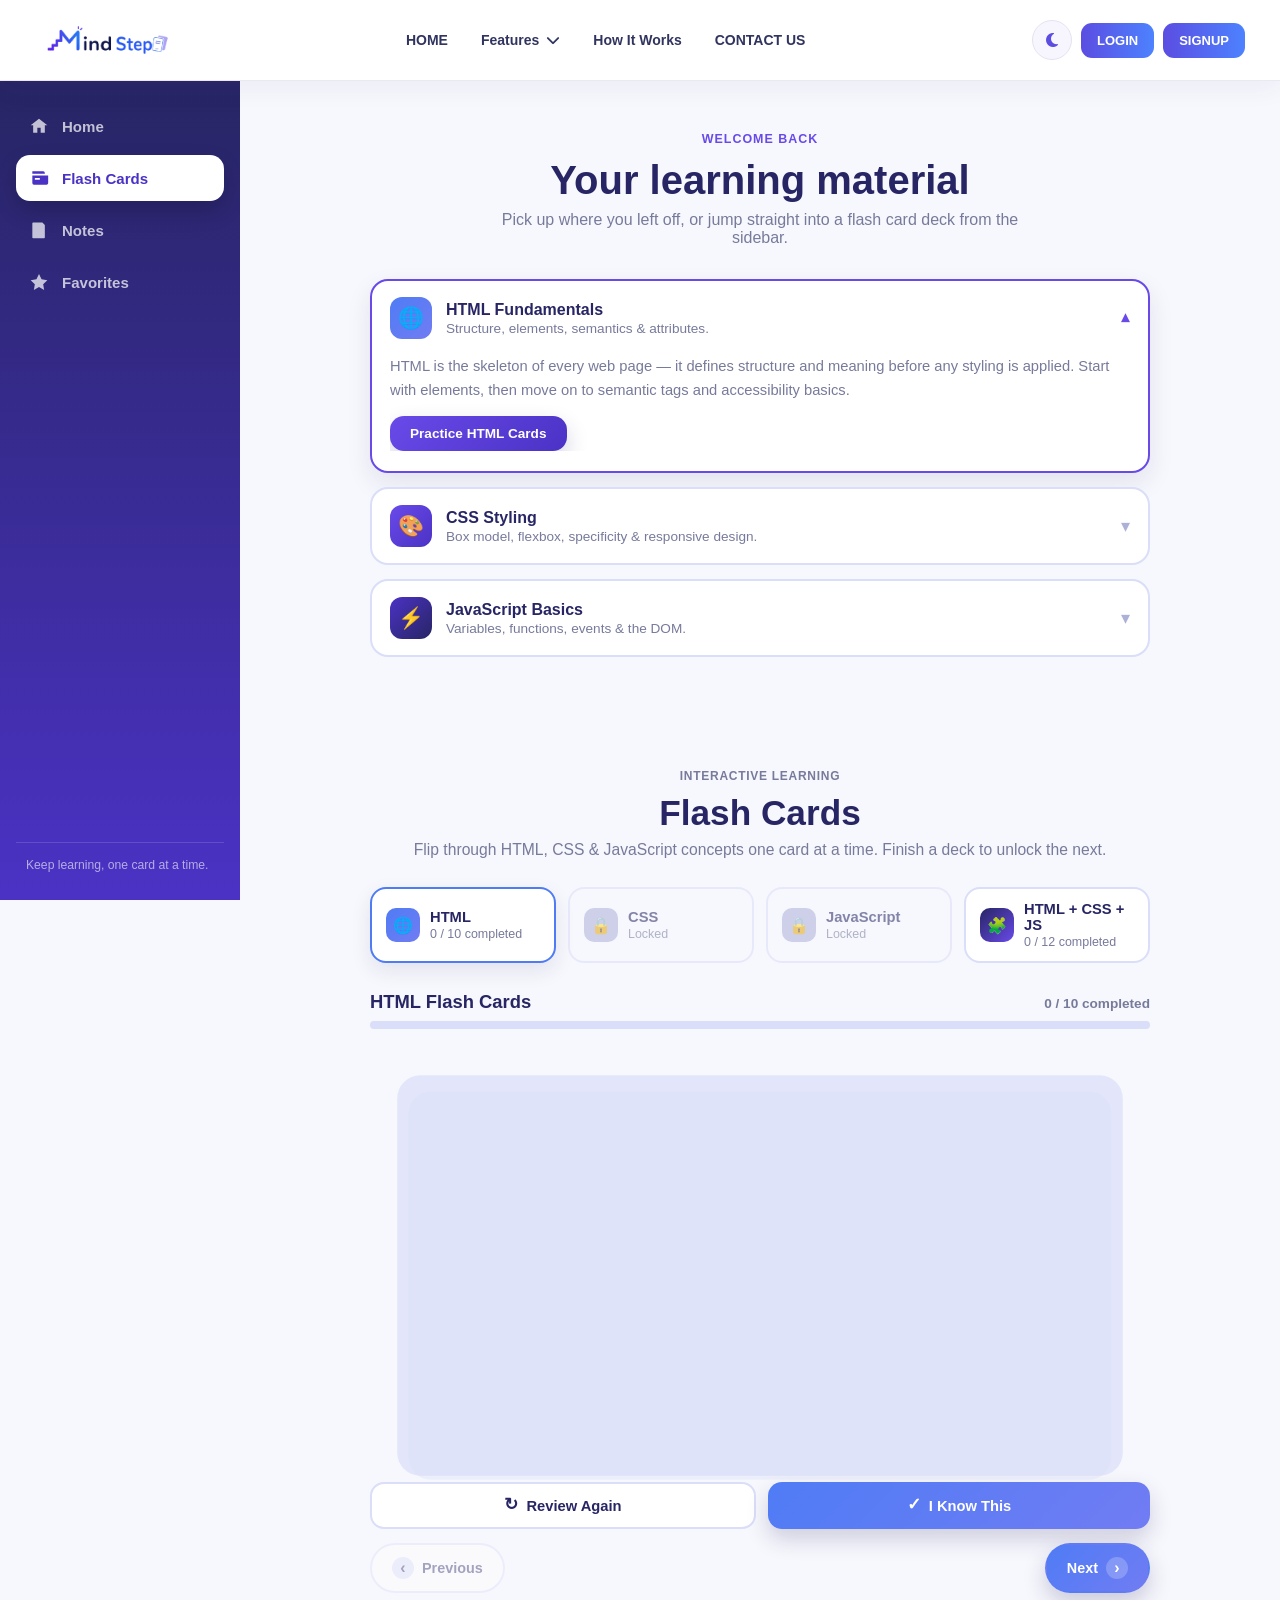
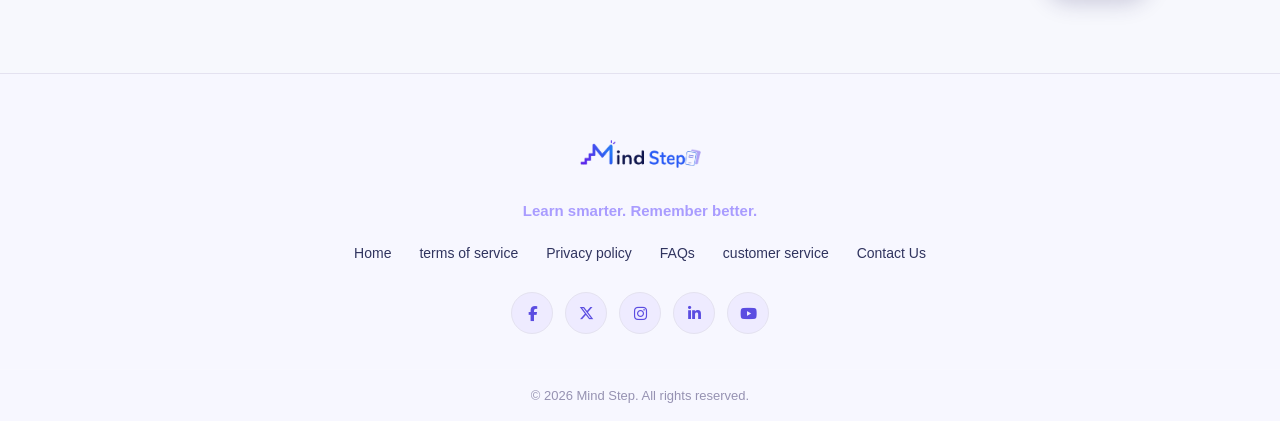
<file: flashcards.html>
<!DOCTYPE html>
<html lang="en">
<head>
    <meta charset="UTF-8">
    <meta name="viewport" content="width=device-width, initial-scale=1.0">
    <title>Flash Cards | Mind Step</title>
    <link rel="stylesheet"
          href="https://cdnjs.cloudflare.com/ajax/libs/font-awesome/6.5.2/css/all.min.css">
    <link rel="stylesheet" href="nav&footer.css">
    <link rel="stylesheet" href="flashcards.css">
</head>
<body>

<nav>

    <div class="logo">
        <img src="ChatGPT_Image_Aug_16__2026__09_27_09_PM-removebg-preview.png" alt="Mind Step">
    </div>

    <ul class="nav-links">

        <li><a href="index.html">HOME</a></li>

        <li class="features-menu">
            <a href="index.html#features">
                Features
                <i class="fa-solid fa-chevron-down"></i>
            </a>

            <ul class="features-dropdown">
                <li><a href="diagnostic-test.html">Knowledge Assessment</a></li>
                <li><a href="result.html">Weakness Deduction</a></li>
                <li><a href="study-plan.html">Personalized Study Plan</a></li>
                <li><a href="flashcards.html" class="active">Smart Flash Cards</a></li>
                <li><a href="material.html">MATERIALS</a></li>
                <li><a href="challenges.html">CHALLENGES</a></li>
                <li><a href="dashboard.html">Dashboard</a></li>
            </ul>
        </li>

        <li><a href="index.html#how-it-works">How It Works</a></li>
        <li><a href="index.html#contact">CONTACT US</a></li>

    </ul>

    <div class="nav-actions">

        <button onclick="toggleDarkMode()" class="dark-mode-btn" id="darkModeBtn" type="button">
            <i class="fa-solid fa-moon"></i>
        </button>

        <a href="login.html" class="nav-cta">LOGIN</a>
        <a href="signup.html" class="nav-cta">SIGNUP</a>

        <i onclick="showsidebar()" class="fa-solid fa-bars menu-icon"></i>

    </div>

    <div class="sidebar">

        <div class="sidebar-header">
            <div class="logo">
                <img src="ChatGPT_Image_Aug_16__2026__09_27_09_PM-removebg-preview.png" alt="Mind Step">
            </div>
            <i onclick="hidesidebar()" class="fa-solid fa-xmark close-icon"></i>
        </div>

        <ul>
            <li><a href="index.html">HOME</a></li>

            <li class="sidebar-features">
                <a href="index.html#features">
                    Features
                    <i class="fa-solid fa-chevron-down"></i>
                </a>

                <ul class="sidebar-features-dropdown">
                    <li><a href="diagnostic-test.html">Knowledge Assessment</a></li>
                    <li><a href="result.html">Weakness Deduction</a></li>
                    <li><a href="study-plan.html">Personalized Study Plan</a></li>
                    <li><a href="flashcards.html">Smart Flash Cards</a></li>
                    <li><a href="material.html">MATERIALS</a></li>
                    <li><a href="challenges.html">CHALLENGES</a></li>
                    <li><a href="dashboard.html">Dashboard</a></li>
                </ul>
            </li>

            <li><a href="index.html#how-it-works">How It Works</a></li>
            <li><a href="index.html#contact">CONTACT US</a></li>
        </ul>

        <div class="sidebar-buttons">
            <a href="login.html" class="sider-cta">LOGIN</a>
            <a href="signup.html" class="sider-cta">SIGNUP</a>
        </div>

    </div>

</nav>

<div class="app-shell">
                                                                                         <!--
                                                                                                  APP RAIL 
                                                                                                            -->
<aside class="app-rail" id="appRail" aria-label="App navigation">

<div class="sidebar-links" role="tablist" aria-label="Sections">
 <button class="sidebar-link" type="button" data-view="home" role="tab" aria-selected="false">
<span class="sidebar-link-icon" aria-hidden="true">
        <svg viewBox="0 0 24 24"><path fill="currentColor"
             d="M12 3.2 2 11h3v9h5v-6h4v6h5v-9h3L12 3.2z"/>
        </svg>
    </span>
    <span class="sidebar-link-text">Home</span>
</button>
<button class="sidebar-link active" type="button" data-view="flashcards" role="tab" aria-selected="true">
    <span class="sidebar-link-icon" aria-hidden="true">
        <svg viewBox="0 0 24 24"><path fill="currentColor"
    d="M4 4h13a2 2 0 012 2v1H4V4zm0 5h19v9a2 2 0 01-2 2H6a2 2 0 01-2-2V9zm3 3v2h6v-2H7z"/>
</svg>
     </span>
        <span class="sidebar-link-text">Flash Cards</span>
</button>
<button class="sidebar-link" type="button" data-view="notes" role="tab" aria-selected="false">
    <span class="sidebar-link-icon" aria-hidden="true">
         <svg viewBox="0 0 24 24"><path fill="currentColor"
     d="M5 3h11l3 3v15a1 1 0 01-1 1H5a1 1 0 01-1-1V4a1 1 0 011-1zm2 6h9v2H7V9zm0 4h9v2H7v-2zm0 4h6v2H7v-2z"/></svg>
    </span>
     <span class="sidebar-link-text">Notes</span>
    </button>
<button class="sidebar-link" type="button" data-view="favorites" role="tab" aria-selected="false">
    <span class="sidebar-link-icon" aria-hidden="true">
         <svg viewBox="0 0 24 24"><path fill="currentColor" 
            d="M12 2.5l3.09 6.26 6.91 1-5 4.87 1.18 6.87L12 17.9l-6.18 3.6L7 14.63l-5-4.87 6.91-1L12 2.5z"/>
        </svg>
    </span>
     <span class="sidebar-link-text">Favorites</span>
</button>
 </div>
  <div class="sidebar-footer">
<span class="sidebar-footer-text">Keep learning, one card at a time.</span>
 </div>
</aside>

 <div class="app-content">

<main>

            <!-- 
                                                                      HOME — persistent section
           -->
 <div class="home-hero">
 <span class="fc-eyebrow-main home-eyebrow">Welcome back</span>
<h1 class="home-heading">Your learning material</h1>
<p class="home-subheading">Pick up where you left off, or jump straight into a flash card deck from the sidebar.</p>
</div>


 <div class="material-accordion" id="materialAccordion">
<div class="material-item open" data-material="html">
<button class="material-header" type="button" aria-expanded="true">
 <span class="material-icon material-icon-html" aria-hidden="true">🌐</span>
 <span class="material-header-text">
<span class="material-title">HTML Fundamentals</span>
<span class="material-desc">Structure, elements, semantics &amp; attributes.</span>
 </span>
<span class="material-chevron" aria-hidden="true">▾</span>
</button>
<div class="material-body">
<div class="material-body-inner">
<p>HTML is the skeleton of every web page — it defines structure and meaning before any styling is applied.
     Start with elements, then move on to semantic tags and accessibility basics.</p>


 <button class="fc-btn fc-btn-know material-cta" type="button" data-open-deck="html">Practice HTML Cards</button>
 </div>
</div>
</div>

<div class="material-item" data-material="css">
<button class="material-header" type="button" aria-expanded="false">
 <span class="material-icon material-icon-css" aria-hidden="true">🎨</span>
<span class="material-header-text">
<span class="material-title">CSS Styling</span>
<span class="material-desc">Box model, flexbox, specificity &amp; responsive design.</span>
 </span>
 <span class="material-chevron" aria-hidden="true">▾</span>
</button>
<div class="material-body">
 <div class="material-body-inner">
<p>CSS controls how a page looks and adapts across devices. Once you're comfortable with HTML,
these cards cover the box model, layout systems, and how the cascade actually works.</p>

<button class="fc-btn fc-btn-know material-cta" type="button" data-open-deck="css">Practice CSS Cards</button>
 </div>
 </div>
</div>

                    <div class="material-item" data-material="javascript">
                        <button class="material-header" type="button" aria-expanded="false">
                            <span class="material-icon material-icon-js" aria-hidden="true">⚡</span>
                            <span class="material-header-text">
                                <span class="material-title">JavaScript Basics</span>
                                <span class="material-desc">Variables, functions, events &amp; the DOM.</span>
                            </span>
                            <span class="material-chevron" aria-hidden="true">▾</span>
                        </button>
                        <div class="material-body">
                            <div class="material-body-inner">
                                <p>JavaScript brings a page to life. These cards walk through variables, functions, arrays, and the events that make a page interactive — everything you've seen powering this deck.</p>
                                <button class="fc-btn fc-btn-know material-cta" type="button" data-open-deck="javascript">Practice JavaScript Cards</button>
                            </div>
                        </div>
                    </div>

                </div>
            </section>

                                              <!--  FLASH CARDS — switchable section-->
                        
<section class="app-panel switchable-panel" id="flashcardsSection" data-view-panel="flashcards">
                                                       <!-- فلاش كارد -->
 <section class="fc-section" id="flashcards">
<div class="fc-container" id="fcContainer" data-category="html">
<div class="fc-intro">
<span class="fc-eyebrow fc-eyebrow-main">Interactive Learning</span>
<h2 class="fc-heading">Flash Cards</h2>
<p class="fc-subheading">Flip through HTML, CSS &amp; JavaScript concepts one card at a time.
     Finish a deck to unlock the next.</p>
</div>
<div class="fc-tabs" id="fcTabs" role="tablist" aria-label="Flash card categories">
</div>

   <div class="fc-deck-header">
 <div class="fc-deck-title-row">
<h3 id="fcDeckTitle">HTML Flash Cards</h3>
<span class="fc-deck-count" id="fcDeckCount">0 / 10 completed</span>
</div>
 <div class="fc-progress-track">
 <div class="fc-progress-fill" id="fcProgressFill" style="width:0%"></div>
 </div>
</div>

 <div class="fc-locked-panel" id="fcLockedPanel" hidden>
<div class="fc-lock-icon">
    <svg viewBox="0 0 24 24" width="34" height="34" aria-hidden="true">
    <path fill="currentColor" d="M12 1a5 5 0 00-5 5v3H6a2 2 0 00-2 2v9a2
    2 0 002 2h12a2 2 0 002-2v-9a2 2 0 00-2-2h-1V6a5 5 0 00-5-5zm-3 8V6a3
    3 0 116 0v3H9zm3 4a2 2 0 011.94 2.5A2 2 0 0113 17.9V19h-2v-1.1a2 2 0
     01-.94-3.4A2 2 0 0112 13z"/>
     </svg>

    </div>
     <p id="fcLockedMessage">Complete all 10 HTML cards to unlock CSS.</p>
    </div>

     <div class="fc-deck" id="fcDeck">
<div class="fc-scene">
 <div class="fc-card" id="fcCard" role="button" tabindex="0"
    aria-label="Flash card, tap to flip">

                                                        <!-- front: question side -->

    <div class="fc-face fc-face-front">
    <button class="fc-star-btn" id="fcStarBtn" type="button" aria-pressed="false" aria-label="Save card to favorites">
    <svg viewBox="0 0 24 24" class="fc-star-icon" aria-hidden="true">
    <path fill="currentColor" d="M12 2.5l3.09 6.26 6.91 1-5 4.87 1.18 6.87L12 17.9l-
     6.18 3.6L7 14.63l-5-4.87 6.91-1L12 2.5z"/>
</svg>
</button>

 <div class="fc-face-top">
 <span class="fc-badge fc-badge-category" id="fcCategoryBadge">HTML</span>
<span class="fc-badge fc-badge-difficulty" id="fcDifficultyBadge">Beginner</span>
</div>
<div class="fc-question-wrap">
<span class="fc-eyebrow">Question <span id="fcQNum">1</span> / <span id="fcQTotal">10</span></span>
<p class="fc-question" id="fcQuestion">What is an HTML Element?</p>
</div>

    <div class="fc-dots" id="fcDots" aria-hidden="true"></div>
    <div class="fc-flip-hint">
<svg viewBox="0 0 24 24" class="fc-flip-icon" aria-hidden="true">
 <path fill="currentColor" d="M12 5V2L7 6l5 4V7c3.31 0 6 2.69 6 6 0 1.01-.25 1.97-.7
2.8l1.46 1.46A7.94 7.94 0 0020 13c0-4.42-3.58-8-8-8zM6.7 10.2 5.24 8.74A7.94 7.94 0
004 13c0 4.42 3.58 8 8 8v3l5-4-5-4v3c-3.31 0-6-2.69-6-6 0-1.01.25-1.97.7-2.8z"/>
</svg>

<span>Tap to flip</span>
</div>
</div>
                                                               <!--  answer side -->
 <div class="fc-face fc-face-back">
<div class="fc-face-top">
<span class="fc-badge fc-badge-answer">Answer</span>
</div>
 <div class="fc-back-scroll">
    <p class="fc-answer" id="fcAnswer"></p>
    <p class="fc-explanation" id="fcExplanation"></p>
 <div class="fc-code-block" id="fcCodeBlock" hidden>
 <div class="fc-code-label">Code Example</div>
 <pre><code id="fcCode"></code></pre>
</div>

<div class="fc-key-point">
 <div class="fc-key-point-label">💡 Key Point</div>
 <p id="fcKeyPoint"></p>
</div>
<div class="fc-usage">
<div class="fc-usage-label">📍 Used In</div>
 <p id="fcUsage"></p>
 </div>
</div>
 <div class="fc-flip-hint fc-flip-hint-back">
 <span>Tap to flip back</span>
</div>
</div>
 </div>
 </div>

                                                                           <!-- know / review  -->
<div class="fc-know-buttons">
<button class="fc-btn fc-btn-review" id="fcReviewBtn" type="button">
<span class="fc-btn-icon">↻</span> Review Again
</button>
 <button class="fc-btn fc-btn-know" id="fcKnowBtn" type="button">
<span class="fc-btn-icon">✓</span> I Know This
</button>
</div>

                                                                             <!-- Prev / Next navigation -->
 <div class="fc-nav">
 <button class="fc-nav-btn fc-nav-btn-prev" id="fcPrevBtn" type="button" aria-label="Previous card">
 <span class="fc-nav-btn-icon" aria-hidden="true">‹</span>
 <span>Previous</span>
 </button>
<button class="fc-nav-btn fc-nav-btn-next" id="fcNextBtn" type="button" aria-label="Next card">
 <span>Next</span>
<span class="fc-nav-btn-icon" aria-hidden="true">›</span>
</button>
 </div>
</div>

<div class="fc-complete-panel" id="fcCompletePanel" hidden>
<div class="fc-complete-emoji">🎉</div>
 <h3 id="fcCompleteTitle">Great job!</h3>
 <p id="fcCompleteText">You completed 10 / 10 cards.</p>
 <div class="fc-complete-buttons">
 <button class="fc-btn fc-btn-outline" id="fcReplayBtn" type="button">Review Again</button>
 <button class="fc-btn fc-btn-know" id="fcContinueBtn" type="button">Continue</button>
</div>
 </div>

 <div class="fc-course-complete" id="fcCourseComplete" hidden>
 <div class="fc-complete-emoji">🏆</div>
<h3>You finished the whole course!</h3>
 <p>All 30 flash cards completed across HTML, CSS &amp; JavaScript. Nice work.</p>
<button class="fc-btn fc-btn-know" id="fcBackToMaterialBtn" type="button">Back to Material</button>
</div>
</div>
 </section>
            </section>

                                                                            <!-- nots— switchable section -->
 <section class="app-panel switchable-panel" id="notesSection" data-view-panel="notes" hidden>
 <div class="notes-wrap">
<div class="fc-intro notes-intro">
    <span class="fc-eyebrow fc-eyebrow-main">Your Notebook</span>
     <h2 class="fc-heading">Notes</h2>
    <p class="fc-subheading">Jot down anything while you study — it's saved right in your browser.

    </p>
</div>

<div class="notebook">
<div class="notebook-toolbar">
 <span class="notebook-toolbar-label">📓 Study Notes</span>
<span class="notebook-save-feedback" id="notesFeedback" role="status" aria-live="polite"></span>
 </div>
 <textarea class="notebook-textarea" id="notesTextarea" 
 placeholder="Write anything you want to remember — definitions, examples, questions for later...">
 </textarea>
<div class="notebook-footer">
 <span class="notebook-char-count" id="notesCharCount">0 characters</span>
 <button class="fc-btn fc-btn-know notebook-save-btn" id="notesSaveBtn" type="button">
 <span class="fc-btn-icon">💾</span> Save
</button>
</div>
 </div>
</div>
 </section>

                                                                                <!-- FAVORITES -->
 <section class="app-panel switchable-panel" id="favoritesSection" data-view-panel="favorites" hidden>
 <div class="fc-intro">
<span class="fc-eyebrow fc-eyebrow-main">Saved For Later</span>
 <h2 class="fc-heading">Favorites</h2>
<p class="fc-subheading">Every card you've starred, in one place.</p>
</div>

<div class="favorites-empty" id="favoritesEmpty" hidden>
 <div class="favorites-empty-icon" aria-hidden="true">⭐</div>
 <p class="favorites-empty-title">
    Your favorite cards will appear here.
</p>
                    <p class="favorites-empty-text">
                        Save the concepts you want to review later!
                    </p>

 <button class="fc-btn fc-btn-know" type="button" data-open-deck="html"
 >Browse Flash Cards
</button>
</div>

<div class="favorites-list" id="favoritesList"></div>
</section>

</main>
 </div>
</div>

<footer class="footer">

    <div class="footer-content">

        <div class="footer-logo">
            <img
                src="ChatGPT_Image_Aug_16__2026__09_27_09_PM-removebg-preview.png"
                alt="Mind Step"
            >
        </div>

        <p class="footer-tagline">
            Learn smarter. Remember better.
        </p>

        <ul class="footer-links">
            <li><a href="index.html">Home</a></li>
            <li><a href="#">terms of service</a></li>
            <li><a href="#">Privacy policy</a></li>
            <li><a href="#">FAQs</a></li>
            <li><a href="#">customer service</a></li>
            <li><a href="index.html#contact">Contact Us</a></li>
        </ul>

        <div class="social-icons">
            <a href="#" aria-label="Facebook"><i class="fa-brands fa-facebook-f"></i></a>
            <a href="#" aria-label="Twitter"><i class="fa-brands fa-x-twitter"></i></a>
            <a href="#" aria-label="Instagram"><i class="fa-brands fa-instagram"></i></a>
            <a href="#" aria-label="LinkedIn"><i class="fa-brands fa-linkedin-in"></i></a>
            <a href="#" aria-label="YouTube"><i class="fa-brands fa-youtube"></i></a>
        </div>

    </div>

    <div class="copyright">
        <p>&copy; 2026 Mind Step. All rights reserved.</p>
    </div>

</footer>

<script src="flashcards.js"></script>
<script src="mahy.js"></script>
</body>
</html>
</file>
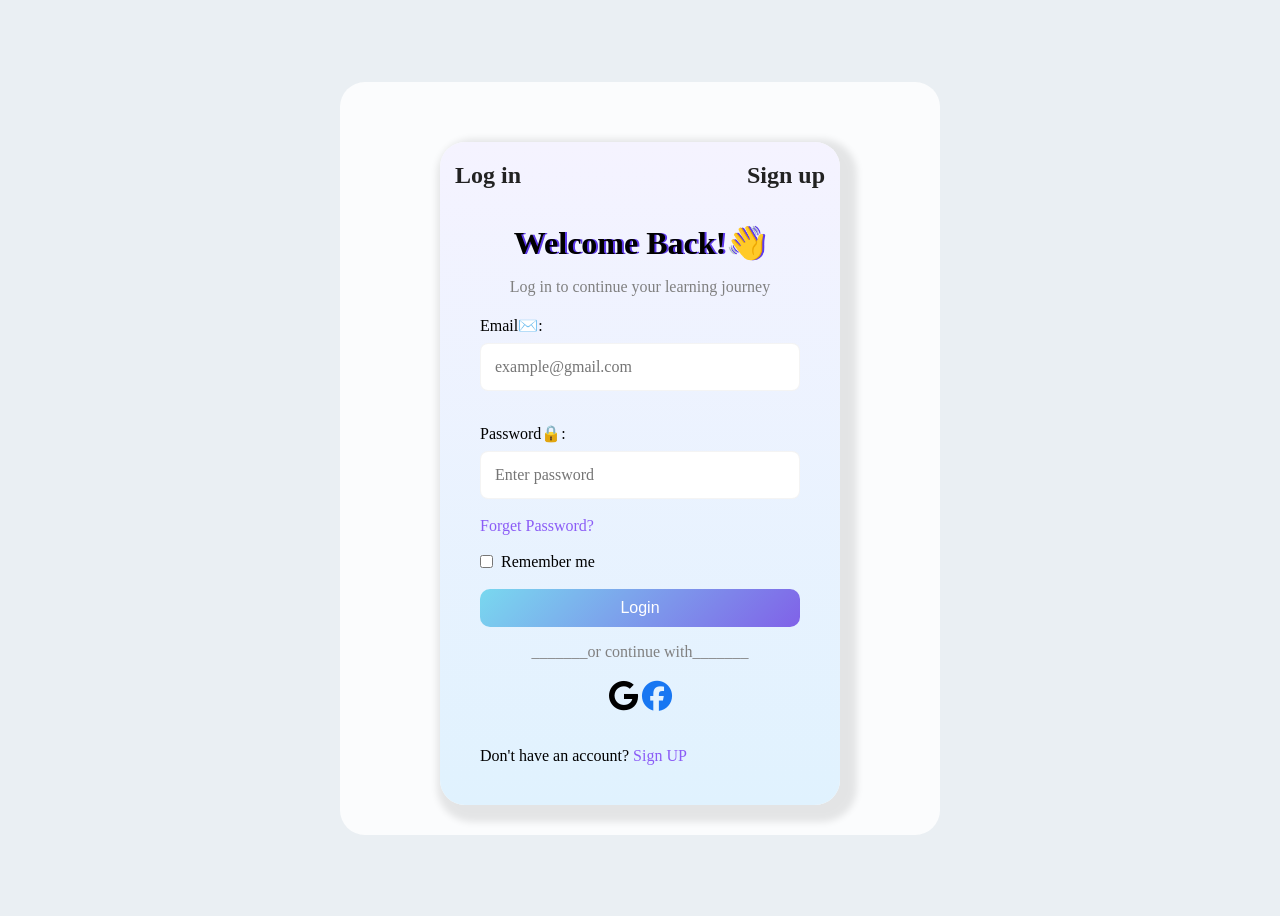
<file: login.html>
<!DOCTYPE html>
<html lang="en">
<head>
    <meta charset="UTF-8">
   <meta name="viewport" content="width=device-width, initial-scale=1.0">
    <link rel="stylesheet" href="login&signup.css">
    <link rel="stylesheet" href="https://cdnjs.cloudflare.com/ajax/libs/font-awesome/6.5.2/css/all.min.css">
    <title>Login</title>
</head>
<body>
  <div class="parent">
  <div class="container">
    <div class="facefront">
      <div class="tabs">
    <a href="l">Log in</a>
    <a href="signup.html">Sign up</a>
    </div>
  <div>
    <h1>Welcome Back!👋</h1>
    <p> Log in to continue your learning journey</p> 
    </div>
    <form id="login-form">
  <div class="inputs">
  <label>Email✉️:</label>    
  <input type="email" name="Email" placeholder="example@gmail.com" id="email-input">
  <label>Password🔒:</label>
  <input type="password" name="Password" placeholder="Enter password" id="password-input">
  </div>
    
    <a href="#" id="f">Forget Password?</a>
  <br>
  <br>
  <div class="remember">
  <input type="checkbox">Remember me
  </div>
    <br>
  <button type="submit" id="g">Login</button>
    </form>
  <div class="c">
  <p> _______or continue with_______</p>
  </div>
  <div class="icons">
  <a href="mr"><i class="fa-brands fa-google" id="google"></i></a>
  <a href="mr" ><i class="fa-brands fa-facebook" id="facebook"></i></a>
  </div>
  <br>
  <br>
  <div class="footer">
  Don't have an account?
  <a href="signup.html" id="signup-link">Sign UP</a>
  </div>
  </div>
  </div>
  </div>
  <script src="login.js"></script>
</body>
</html>
</file>
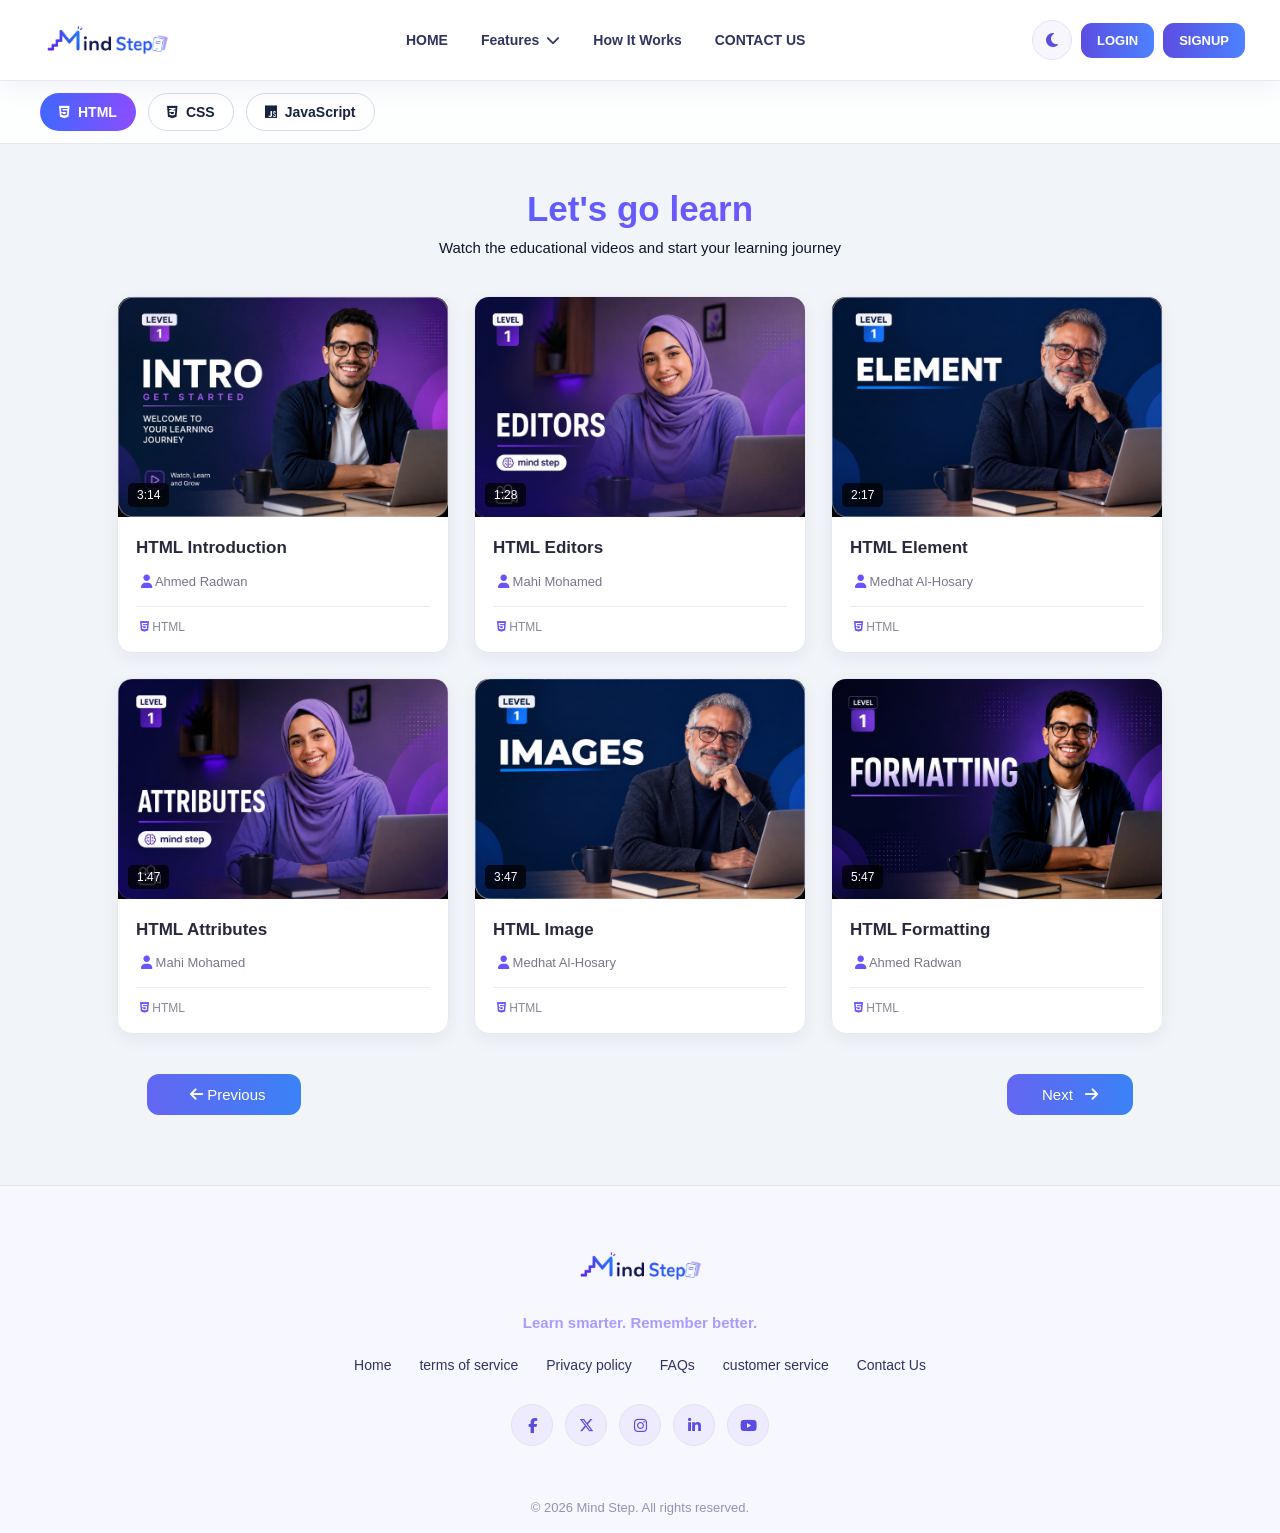
<file: material.html>
<!DOCTYPE html>
<html lang="en">
<head>
    <meta charset="UTF-8">
    <meta name="viewport" content="width=device-width, initial-scale=1.0">

    <title>Material </title>
    <link rel="stylesheet"
          href="https://cdnjs.cloudflare.com/ajax/libs/font-awesome/6.5.2/css/all.min.css">
    <link rel="stylesheet" href="nav&footer.css">
    <link rel="stylesheet" href="material.css">
</head>

<body>

<nav>

    <div class="logo">
        <img src="ChatGPT_Image_Aug_16__2026__09_27_09_PM-removebg-preview.png" alt="Mind Step">
    </div>

    <ul class="nav-links">

        <li><a href="index.html">HOME</a></li>

        <li class="features-menu">
            <a href="index.html#features">
                Features
                <i class="fa-solid fa-chevron-down"></i>
            </a>

            <ul class="features-dropdown">
                <li><a href="diagnostic-test.html">Knowledge Assessment</a></li>
                <li><a href="result.html">Weakness Deduction</a></li>
                <li><a href="study-plan.html">Personalized Study Plan</a></li>
                <li><a href="flashcards.html">Smart Flash Cards</a></li>
                <li><a href="material.html" class="active">MATERIALS</a></li>
                <li><a href="challenges.html">CHALLENGES</a></li>
                <li><a href="dashboard.html">Dashboard</a></li>
            </ul>
        </li>

        <li><a href="index.html#how-it-works">How It Works</a></li>
        <li><a href="index.html#contact">CONTACT US</a></li>

    </ul>

    <div class="nav-actions">

        <button onclick="toggleDarkMode()" class="dark-mode-btn" id="darkModeBtn" type="button">
            <i class="fa-solid fa-moon"></i>
        </button>

        <a href="login.html" class="nav-cta">LOGIN</a>
        <a href="signup.html" class="nav-cta">SIGNUP</a>

        <i onclick="showsidebar()" class="fa-solid fa-bars menu-icon"></i>

    </div>

    <div class="sidebar">

        <div class="sidebar-header">
            <div class="logo">
                <img src="ChatGPT_Image_Aug_16__2026__09_27_09_PM-removebg-preview.png" alt="Mind Step">
            </div>
            <i onclick="hidesidebar()" class="fa-solid fa-xmark close-icon"></i>
        </div>

        <ul>
            <li><a href="index.html">HOME</a></li>

            <li class="sidebar-features">
                <a href="index.html#features">
                    Features
                    <i class="fa-solid fa-chevron-down"></i>
                </a>

                <ul class="sidebar-features-dropdown">
                    <li><a href="diagnostic-test.html">Knowledge Assessment</a></li>
                    <li><a href="result.html">Weakness Deduction</a></li>
                    <li><a href="study-plan.html">Personalized Study Plan</a></li>
                    <li><a href="flashcards.html">Smart Flash Cards</a></li>
                    <li><a href="material.html">MATERIALS</a></li>
                    <li><a href="challenges.html">CHALLENGES</a></li>
                    <li><a href="dashboard.html">Dashboard</a></li>
                </ul>
            </li>

            <li><a href="index.html#how-it-works">How It Works</a></li>
            <li><a href="index.html#contact">CONTACT US</a></li>
        </ul>

        <div class="sidebar-buttons">
            <a href="login.html" class="sider-cta">LOGIN</a>
            <a href="signup.html" class="sider-cta">SIGNUP</a>
        </div>

    </div>

</nav>

                                                          <!-- Category tabs (HTML / CSS / JS) -->
<div class="category-bar">
    <div class="category-bar-inner">

        <button type="button" class="category-link active" data-target="videosGrid" onclick="showSection('videosGrid')">
            <i class="fa-brands fa-html5"></i> HTML
        </button>

        <button type="button" class="category-link" data-target="videosGrid2" onclick="showSection('videosGrid2')">
            <i class="fa-brands fa-css3-alt"></i> CSS
        </button>

        <button type="button" class="category-link" data-target="videosGrid3" onclick="showSection('videosGrid3')">
            <i class="fa-brands fa-js"></i> JavaScript
        </button>

    </div>
</div>

                                                                                  <!-- Material-->

<main class="material-container">
 <div class="page-title">
  <h1>Let's go learn</h1>
 <p>Watch the educational videos and start your learning journey</p>
 </div>
                                                                                 <!--  HTML VIDEOS  -->
<section class="videos-grid" id="videosGrid">
                                                                               <!-- card 1 -->
<a href="materialvid.html?id=html-introduction" class="video-card" id="video1html">
    <div class="thumbnail">
    <img src="intro 1.jpeg" alt="HTML Introduction">
     <div class="play-button"><i class="fa-solid fa-play"></i></div>
    <span class="duration">3:14</span>
    </div>
    <div class="card-content">
    <h2>HTML Introduction</h2>
    <p class="teacher"><i class="fa-solid fa-user"></i> Ahmed Radwan</p>
    <div class="card-footer">
 <span><i class="fa-brands fa-html5"></i> HTML</span>
    </div>
</div>
 </a>

                                                                                      <!-- card 2 -->
  <a href="materialvid.html?id=html-editors" class="video-card">
  <div class="thumbnail">
     <img src="editors 2.jpeg" alt="HTML Editors">
    <div class="play-button"><i class="fa-solid fa-play"></i></div>
    <span class="duration">1:28</span>
 </div>
<div class="card-content">
<h2>HTML Editors</h2>
    <p class="teacher"><i class="fa-solid fa-user"></i> Mahi Mohamed</p>
 <div class="card-footer">
    <span><i class="fa-brands fa-html5"></i> HTML</span>
  </div>
</div>
</a>

                                                                 <!-- card 3 -->
<a href="materialvid.html?id=html-element" class="video-card">
    <div class="thumbnail">
    <img src="element 3.jpeg" alt="HTML Element">
<div class="play-button"><i class="fa-solid fa-play"></i></div>
     <span class="duration">2:17</span>
</div>
 <div class="card-content">
    <h2>HTML Element</h2>
    <p class="teacher"><i class="fa-solid fa-user"></i> Medhat Al-Hosary</p>
<div class="card-footer">
     <span><i class="fa-brands fa-html5"></i> HTML</span>
</div>
</div>
</a>

                                                                             <!-- card 4 -->
<a href="materialvid.html?id=html-attributes" class="video-card">
    <div class="thumbnail">
<img src="attrbutes 4.jpeg" alt="HTML Attributes">
<div class="play-button"><i class="fa-solid fa-play"></i></div>
    <span class="duration">1:47</span>
</div>
<div class="card-content">
<h2>HTML Attributes</h2>
<p class="teacher"><i class="fa-solid fa-user"></i> Mahi Mohamed</p>
<div class="card-footer">
<span><i class="fa-brands fa-html5"></i> HTML</span>
    </div>
    </div>
</a>

                                                             <!-- card 5 -->
<a href="materialvid.html?id=html-image" class="video-card">
    <div class="thumbnail">
<img src="images 5.jpeg" alt="HTML Image">
    <div class="play-button"><i class="fa-solid fa-play"></i></div>
<span class="duration">3:47</span>
    </div>
<div class="card-content">
 <h2>HTML Image</h2>
 <p class="teacher"><i class="fa-solid fa-user"></i> Medhat Al-Hosary</p>
<div class="card-footer">
    <span><i class="fa-brands fa-html5"></i> HTML</span>
</div>
</div>
</a>

                                                                      <!-- card 6 -->
<a href="materialvid.html?id=html-formatting" class="video-card">
    <div class="thumbnail">
<img src="formatting 6.jpeg" alt="HTML Formatting">
    <div class="play-button"><i class="fa-solid fa-play"></i></div>
    <span class="duration">5:47</span>
</div>
<div class="card-content">
<h2>HTML Formatting</h2>
    <p class="teacher"><i class="fa-solid fa-user"></i> Ahmed Radwan</p>
<div class="card-footer">
    <span><i class="fa-brands fa-html5"></i> HTML</span>
    </div>
</div>
</a>
</section>

                                                                               <!-- CSS VIDEOS  -->
<section class="videos-grid" id="videosGrid2">

                                                               <!-- card 1 -->
 <a href="materialvid.html?id=css-introduction" class="video-card">
    <div class="thumbnail">
    <img src="intro css 1.jpeg" alt="Css Introduction">
<div class="play-button"><i class="fa-solid fa-play"></i></div>
    <span class="duration">5:00</span>
</div>
    <div class="card-content">
<h2>Css Introduction</h2>
    <p class="teacher"><i class="fa-solid fa-user"></i> Mohammed Alaa</p>
    <div class="card-footer">
     <span><i class="fa-brands fa-css3-alt"></i> CSS</span>
    </div>
    </div>
 </a>

                                                     <!-- card 2 -->
<a href="materialvid.html?id=css-syntax" class="video-card">
    <div class="thumbnail">
<img src="syntax 2.jpeg" alt="Css Syntax">
<div class="play-button"><i class="fa-solid fa-play"></i></div>
<span class="duration">5:28</span>
</div>
<div class="card-content">
<h2>Css Syntax</h2>
<p class="teacher"><i class="fa-solid fa-user"></i> Ibtihal Said</p>
<div class="card-footer">
<span><i class="fa-brands fa-css3-alt"></i> CSS</span>
    </div>
</div>
</a>

                                                     <!-- card 3 -->
<a href="materialvid.html?id=css-colors" class="video-card">
     <div class="thumbnail">
    <img src="colors 3.jpeg" alt="Css Colors">
    <div class="play-button"><i class="fa-solid fa-play"></i></div>
<span class="duration">3:00</span>
</div>
    <div class="card-content">
 <h2>Css Colors</h2>
    <p class="teacher"><i class="fa-solid fa-user"></i> Medhat Al-Hosary</p>
<div class="card-footer">
<span><i class="fa-brands fa-css3-alt"></i> CSS</span>
</div>
</div>
</a>

                                                        <!-- card 4 -->
<a href="materialvid.html?id=css-comments" class="video-card">
<div class="thumbnail">
<img src="comment 4.jpeg" alt="Css Comments">
<div class="play-button"><i class="fa-solid fa-play"></i></div>
<span class="duration">1:00</span>
</div>
<div class="card-content">
<h2>Css Comments</h2>
<p class="teacher"><i class="fa-solid fa-user"></i> Ibtihal Said</p>
<div class="card-footer">
    <span><i class="fa-brands fa-css3-alt"></i> CSS</span>
</div>
</div>
</a>

                                                         <!-- card 5 -->
<a href="materialvid.html?id=css-add-to-html" class="video-card">
    <div class="thumbnail">
    <img src="how to css 5.jpeg" alt="How To Add Css to Html">
    <div class="play-button"><i class="fa-solid fa-play"></i></div>
    <span class="duration">2:00</span>
</div>
    <div class="card-content">
    <h2>How To Add Css to Html</h2>
    <p class="teacher"><i class="fa-solid fa-user"></i> Mohammed Alaa</p>
    <div class="card-footer">
    <span><i class="fa-brands fa-css3-alt"></i> CSS</span>
    </div>
</div>
</a>

                                                            <!-- card 6 -->
<a href="materialvid.html?id=css-rgb-rgba" class="video-card">
    <div class="thumbnail">
        <img src="rgb&rgba 6.jpeg" alt="Css RGB &amp; RGBA">
     <div class="play-button"><i class="fa-solid fa-play"></i></div>
 <span class="duration">3:00</span>
 </div>
<div class="card-content">
<h2>Css RGB &amp; RGBA</h2>
<p class="teacher"><i class="fa-solid fa-user"></i> Medhat Al-Hosary</p>
<div class="card-footer">
<span><i class="fa-brands fa-css3-alt"></i> CSS</span>
</div>
</div>
</a>
</section>

                                                                          <!--  js -->
<section class="videos-grid" id="videosGrid3">

                                                      <!-- card 1 -->
 <a href="materialvid.html?id=js-introduction" class="video-card">
<div class="thumbnail">
 <img src="intro js 1.jpeg" alt="JavaScript Introduction">
<div class="play-button"><i class="fa-solid fa-play"></i></div>
<span class="duration">5:00</span>
</div>
<div class="card-content">
<h2>JavaScript Introduction</h2>
<p class="teacher"><i class="fa-solid fa-user"></i> Mohammed Abd Alla</p>
<div class="card-footer">
<span><i class="fa-brands fa-js"></i> JavaScript</span>
</div>
 </div>
</a>

                                                            <!-- card 2 -->
<a href="materialvid.html?id=js-output" class="video-card">
    <div class="thumbnail">
        <img src="outpot2.jpeg" alt="JavaScript Output">
        <div class="play-button"><i class="fa-solid fa-play"></i></div>
        <span class="duration">3:00</span>
     </div>
    <div class="card-content">
 <h2>JavaScript Output</h2>
        <p class="teacher"><i class="fa-solid fa-user"></i> Osama Hamdi</p>
        <div class="card-footer">
            <span><i class="fa-brands fa-js"></i> JavaScript</span>
        </div>
    </div>
 </a>

                                                                <!-- card 3 -->
<a href="materialvid.html?id=js-statements" class="video-card">
    <div class="thumbnail">
        <img src="statment 3.jpeg" alt="JavaScript Statement">
        <div class="play-button"><i class="fa-solid fa-play"></i></div>
        <span class="duration">3:00</span>
     </div>
     <div class="card-content">
          <h2>JavaScript Statement</h2>
         <p class="teacher"><i class="fa-solid fa-user"></i> Maram Ahmed</p>
        <div class="card-footer">
             <span><i class="fa-brands fa-js"></i> JavaScript</span>
         </div>
    </div>
 </a>

                                                            <!-- card 4 -->
 <a href="materialvid.html?id=js-variables" class="video-card">
    <div class="thumbnail">
        <img src="var4.jpeg" alt="JavaScript Variables">
         <div class="play-button"><i class="fa-solid fa-play"></i></div>
         <span class="duration">5:00</span>
     </div>
     <div class="card-content">
     <h2>JavaScript Variables</h2>
     <p class="teacher"><i class="fa-solid fa-user"></i> Osama Hamdi</p>
     <div class="card-footer">
             <span><i class="fa-brands fa-js"></i> JavaScript</span>
         </div>
     </div>
</a>

                                                                  <!-- card 5 -->
<a href="materialvid.html?id=js-const" class="video-card">
     <div class="thumbnail">
        <img src="const 5.jpeg" alt="JavaScript const">
        <div class="play-button"><i class="fa-solid fa-play"></i></div>
        <span class="duration">4:00</span>
     </div>
    <div class="card-content">
        <h2>JavaScript Const</h2>
        <p class="teacher"><i class="fa-solid fa-user"></i> Maram Ahmed</p>
        <div class="card-footer">
               <span><i class="fa-brands fa-js"></i> JavaScript</span>
          </div>
     </div>
</a>

                                                                     <!-- card 6 -->
<a href="materialvid.html?id=js-where-to" class="video-card">
    <div class="thumbnail">
        <img src="where to 6.jpeg" alt="JavaScript Where to">
        <div class="play-button"><i class="fa-solid fa-play"></i></div>
        <span class="duration">2:00</span>
    </div>
    <div class="card-content">
          <h2>JavaScript Where To Use</h2>
          <p class="teacher"><i class="fa-solid fa-user"></i> Mohammed Abd Alla</p>
      <div class="card-footer">
              <span><i class="fa-brands fa-js"></i> JavaScript</span>
          </div>
   </div>
 </a>
</section>

        <div class="bottom-navigation">
            <button class="previous-btn" type="button">
                <i class="fa-solid fa-arrow-left"></i>
                Previous
            </button>
            <button class="next-btn" type="button">
                Next
                <i class="fa-solid fa-arrow-right"></i>
            </button>
        </div>

    </main>

    <footer class="footer">

        <div class="footer-content">

            <div class="footer-logo">
                <img
                    src="ChatGPT_Image_Aug_16__2026__09_27_09_PM-removebg-preview.png"
                    alt="Mind Step"
                >
            </div>

            <p class="footer-tagline">
                Learn smarter. Remember better.
            </p>

            <ul class="footer-links">
                <li><a href="index.html">Home</a></li>
                <li><a href="#">terms of service</a></li>
                <li><a href="#">Privacy policy</a></li>
                <li><a href="#">FAQs</a></li>
                <li><a href="#">customer service</a></li>
                <li><a href="index.html#contact">Contact Us</a></li>
            </ul>

            <div class="social-icons">
                <a href="#" aria-label="Facebook"><i class="fa-brands fa-facebook-f"></i></a>
                <a href="#" aria-label="Twitter"><i class="fa-brands fa-x-twitter"></i></a>
                <a href="#" aria-label="Instagram"><i class="fa-brands fa-instagram"></i></a>
                <a href="#" aria-label="LinkedIn"><i class="fa-brands fa-linkedin-in"></i></a>
                <a href="#" aria-label="YouTube"><i class="fa-brands fa-youtube"></i></a>
            </div>

        </div>

        <div class="copyright">
            <p>&copy; 2026 Mind Step. All rights reserved.</p>
        </div>

    </footer>

    <script>
        // Order categories switch through with Previous / Next.
        var categoryFlow = ['videosGrid', 'videosGrid2', 'videosGrid3'];

        function showSection(sectionId) {

            document.querySelectorAll('.videos-grid').forEach(function (section) {
                section.style.display = 'none';
            });

            var selectedSection = document.getElementById(sectionId);
            if (!selectedSection) return;
            selectedSection.style.display = 'grid';

            document.querySelectorAll('.category-link').forEach(function (btn) {
                btn.classList.toggle('active', btn.dataset.target === sectionId);
            });

            selectedSection.scrollIntoView({
                behavior: 'smooth',
                block: 'start'
            });
        }

        function currentSectionId() {
            var activeBtn = document.querySelector('.category-link.active');
            return activeBtn ? activeBtn.dataset.target : categoryFlow[0];
        }

        document.addEventListener('DOMContentLoaded', function () {

            showSection('videosGrid');

            var prevBtn = document.querySelector('.previous-btn');
            var nextBtn = document.querySelector('.next-btn');

            if (prevBtn) {
                prevBtn.addEventListener('click', function () {
                    var idx = categoryFlow.indexOf(currentSectionId());
                    var target = categoryFlow[(idx - 1 + categoryFlow.length) % categoryFlow.length];
                    showSection(target);
                });
            }

            if (nextBtn) {
                nextBtn.addEventListener('click', function () {
                    var idx = categoryFlow.indexOf(currentSectionId());
                    var target = categoryFlow[(idx + 1) % categoryFlow.length];
                    showSection(target);
                });
            }

        });
    </script>

    <script src="material.js"></script>
    <script src="mahy.js"></script>

</body>
</html>
</file>
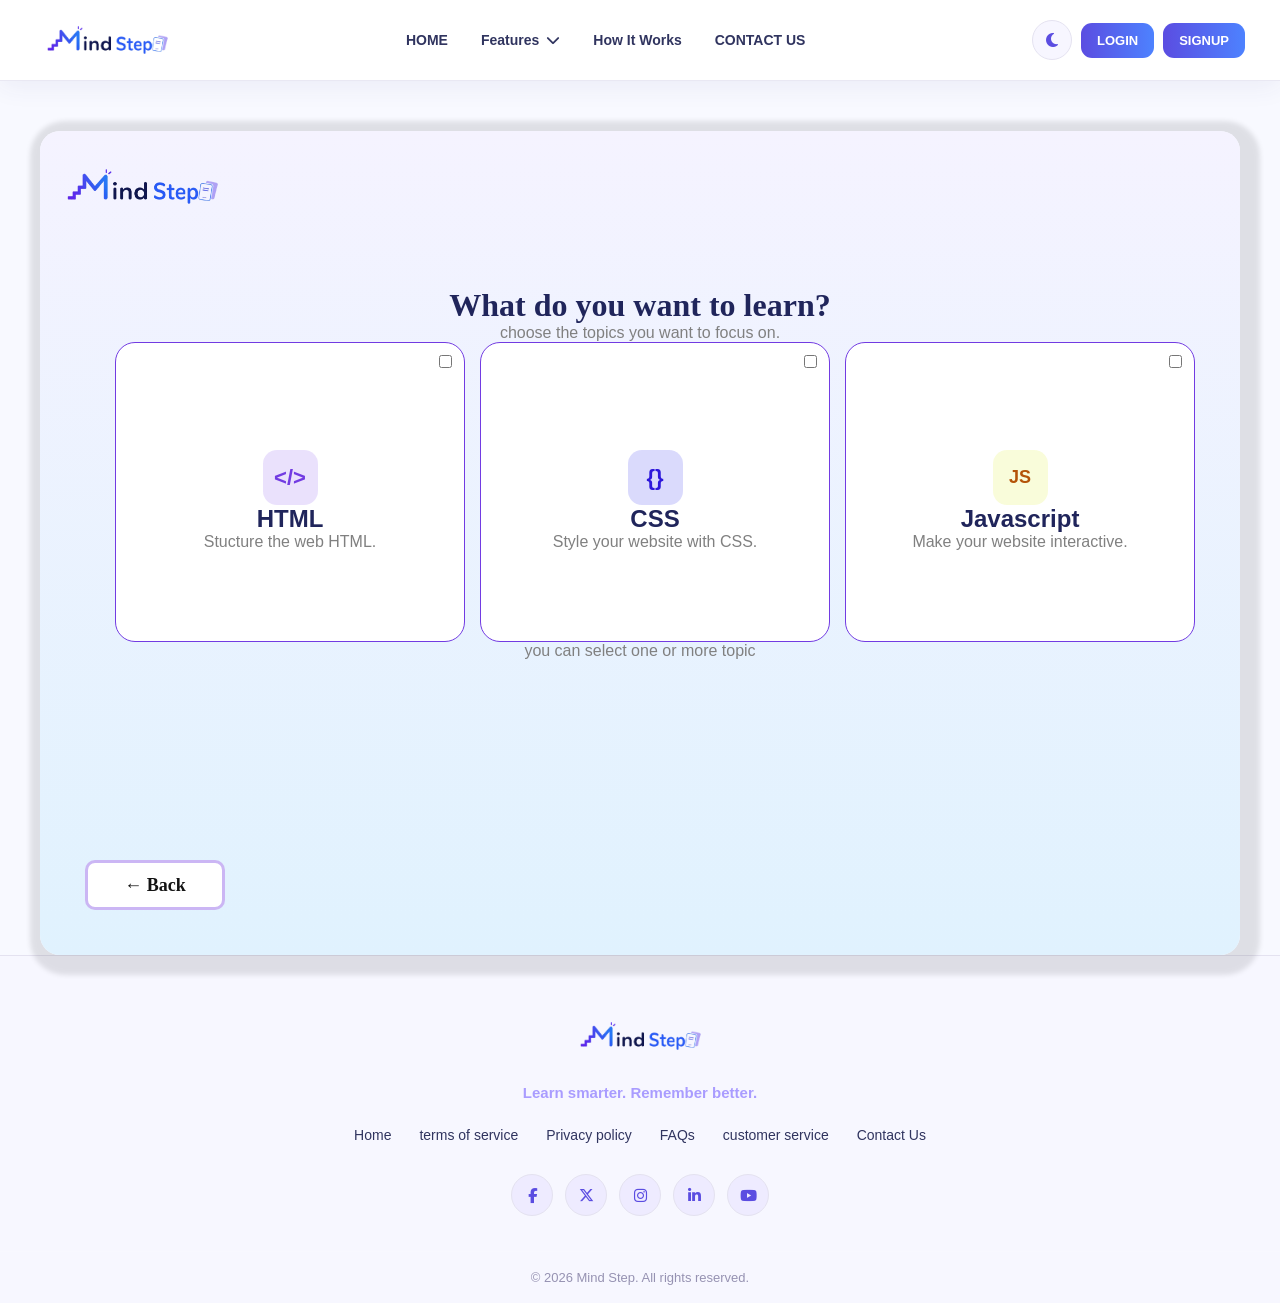
<file: onboarding.html>
<!DOCTYPE html>
<html lang="en">
<head>
    <meta charset="UTF-8">
    <meta name="viewport" content="width=device-width, initial-scale=1.0">
    <link rel="stylesheet"
          href="https://cdnjs.cloudflare.com/ajax/libs/font-awesome/6.5.2/css/all.min.css">
    <link rel="stylesheet" href="nav&footer.css">
    <link rel="stylesheet" href="onboarding.css">
    <title>Onboarding</title>
</head>
<body>

<nav>

    <div class="logo">
        <img src="ChatGPT_Image_Aug_16__2026__09_27_09_PM-removebg-preview.png" alt="Mind Step">
    </div>

    <ul class="nav-links">

        <li><a href="index.html">HOME</a></li>

        <li class="features-menu">
            <a href="index.html#features">
                Features
                <i class="fa-solid fa-chevron-down"></i>
            </a>

            <ul class="features-dropdown">
                <li><a href="diagnostic-test.html">Knowledge Assessment</a></li>
                <li><a href="result.html">Weakness Deduction</a></li>
                <li><a href="study-plan.html">Personalized Study Plan</a></li>
                <li><a href="flashcards.html">Smart Flash Cards</a></li>
                <li><a href="material.html">MATERIALS</a></li>
                <li><a href="challenges.html">CHALLENGES</a></li>
                <li><a href="dashboard.html">Dashboard</a></li>
            </ul>
        </li>

        <li><a href="index.html#how-it-works">How It Works</a></li>
        <li><a href="index.html#contact">CONTACT US</a></li>

    </ul>

    <div class="nav-actions">

        <button onclick="toggleDarkMode()" class="dark-mode-btn" id="darkModeBtn" type="button">
            <i class="fa-solid fa-moon"></i>
        </button>

        <a href="login.html" class="nav-cta">LOGIN</a>
        <a href="signup.html" class="nav-cta">SIGNUP</a>

        <i onclick="showsidebar()" class="fa-solid fa-bars menu-icon"></i>

    </div>

    <div class="sidebar">

        <div class="sidebar-header">
            <div class="logo">
                <img src="ChatGPT_Image_Aug_16__2026__09_27_09_PM-removebg-preview.png" alt="Mind Step">
            </div>
            <i onclick="hidesidebar()" class="fa-solid fa-xmark close-icon"></i>
        </div>

        <ul>
            <li><a href="index.html">HOME</a></li>

            <li class="sidebar-features">
                <a href="index.html#features">
                    Features
                    <i class="fa-solid fa-chevron-down"></i>
                </a>

                <ul class="sidebar-features-dropdown">
                    <li><a href="diagnostic-test.html">Knowledge Assessment</a></li>
                    <li><a href="result.html">Weakness Deduction</a></li>
                    <li><a href="study-plan.html">Personalized Study Plan</a></li>
                    <li><a href="flashcards.html">Smart Flash Cards</a></li>
                    <li><a href="material.html">MATERIALS</a></li>
                    <li><a href="challenges.html">CHALLENGES</a></li>
                    <li><a href="dashboard.html">Dashboard</a></li>
                </ul>
            </li>

            <li><a href="index.html#how-it-works">How It Works</a></li>
            <li><a href="index.html#contact">CONTACT US</a></li>
        </ul>

        <div class="sidebar-buttons">
            <a href="login.html" class="sider-cta">LOGIN</a>
            <a href="signup.html" class="sider-cta">SIGNUP</a>
        </div>

    </div>

</nav>

    <!-- ////////page1///// -->
    <div class="onboarding" >
        <img src="ChatGPT_Image_Aug_16__2026__09_27_09_PM-removebg-preview.png" alt="Mind step" class="logop5">
        <div class="headerp1">
        <h1>What do you want to learn?</h1>
    <p>choose the topics you want to focus on.</p>
        </div>

    <div class="subject">
    <div class="option">      
    <input type="checkbox" class="check">
    <span id="html">&lt;/&gt;</span>
        
        <h2>HTML</h2>
        <P>Stucture the web HTML.</P>
    </div>

    <div class="option">
        <input type="checkbox" class="check">
        <span id="css">{}</span>
        <h2>CSS</h2>
        <p>Style your website with CSS.</p>
    </div>

    <div class="option">
        <input type="checkbox" class="check">
        <span id="js">JS</span>
        <h2>Javascript</h2>
        <p>Make your website interactive.</p>
    </div>
    </div>

    <p>you can select one or more topic</p>
    <div class="buttons"> 
<a href="index.html"  id="backhome">
    ← Back
</a>
        <!-- <button type="button" id="back">← Back</button> -->
        <button type="button" id="continueBtn">Continue →</button>
    </div>
    </div>
<!-- /////////page2////// -->
    <div class="onboarding"  >
        <img src="ChatGPT_Image_Aug_16__2026__09_27_09_PM-removebg-preview.png" alt="Mind step" class="logop5">
        <div class="headerp2">
        <h1>Which one describes you best?</h1>
    <p>this is help us personalize your learning path.</p>
        </div>

    <div class="levels">
    <label class="level" id="beginner">
    <input type="radio" name="level"  value=Beginner>
    <div>
    <h3>I'm curious</h3>
    <p>I love discovering new things.</p>
    </div>
    </label>

    <label class="level" id="intermediate">
    <input type="radio" name="level" value=Intermediate>
    <div><h3>I'm a problem solver</h3>
    <p>I enjoy finding solutions.</p>
    </div>
    </label>

    <label class="level" id="advances">
    <input type="radio" name="level" value=Advances>
    <div><h3>I'm creative</h3>
    <p>I love creating new ideas.</p>
    </div>
    </label>
        </div>

        <div class="buttons">
        <button type="button" id="back">← Back</button>
    </div>
    </div>
    <!-- ////////////page3////// -->
        <div class="onboarding"  >
        <img src="ChatGPT_Image_Aug_16__2026__09_27_09_PM-removebg-preview.png" alt="Mind step" class="logop5">
        <div class="headerp3">
        <h1>What's your main goal?</h1>
    <p>this is help us personalize your learning path.</p>
        </div>

        <div class="goals">
        <label class="goal">
        <input type="radio" name="goal" value="Learn front-end from scratch">
        <div><h3>Learn front-end from scratch</h3>
        <p>start your journey step by step.</p>
    </div>
    </label>

    <label class="goal">
        <input type="radio" name="goal" value="Improve my existing skills">
        <div><h3>Improve my existing skills</h3>
        <p>Take your skills to the next level.</p>
    </div>
    </label>

    <label class="goal">
        <input type="radio" name="goal" value="Prepare for a project">
        <div><h3>Prepare for a project</h3>
        <p>Build real-world projects.</p>
    </div>
    </label>

    <label class="goal">
        <input type="radio" name="goal" value="Prepare for interview">
        <div><h3>Prepare for interview</h3>
        <p>Get ready for front-end interviews.</p>
    </div>
    </label>
        </div>

        <div class="buttons">
        <button type="button" id="back">← Back</button>
        </div>
        </div>
       <!-- ///////////page4//////// -->
        <div class="onboarding"  >
        <img src="ChatGPT_Image_Aug_16__2026__09_27_09_PM-removebg-preview.png" alt="Mind step" class="logop5">
        <div class="headerp4">
    <h1>How do you usually approach something new?</h1>
    <p>We'll use this to build your study plan.</p>
        </div>

        <div class="times">
    <label class="time">
    <input type="radio" name="time"  value="15 minutes a day">
        <div ><h3>I explore first</h3></div>
    </label>

    <label class="time">
    <input type="radio" name="time"  value="30 minutes a day">
        <div><h3>I think it through</h3></div>
    </label>

    <label class="time">
    <input type="radio" name="time"  value="1 hour a day">
    <div><h3>I ask for help</h3></div>
    </label>

    <label class="time">
    <input type="radio" name="time"  value="2+ hours a day">
    <div><h3>I jump right in</h3></div>
    </label>
        </div>

        <div class="buttons">
        <button type="button" id="back">← Back</button>
    </div>
    </div>
<!-- //////////page5/////// -->
    <div class="onboarding" >
        <img src="ChatGPT_Image_Aug_16__2026__09_27_09_PM-removebg-preview.png" alt="Mind step" class="logop5">
        <div class="buttons"> 
        <button type="button" id="backBtn">← Back</button>
        </div>

        <div class="end">
        <div>
        <div class="photo"><img src="EBIZ-Illustrations-05.png" alt="All right"></div>
        <div class="headerp5">
        <h1>You,re all set!🎉</h1>
        <p>We'll use your answers to personalize your learning journey</p>
        </div>

        <div class="buttonp5">
        <div><button type="submit" class="start-test-p5" id="finish">Start Diagnostic test →</button></div>
        <br>
        <div><button type="submit" id="later">I'll do it later</button></div>
        </div>
        </div>
    </div>
    </div>

<footer class="footer">

    <div class="footer-content">

        <div class="footer-logo">
            <img
                src="ChatGPT_Image_Aug_16__2026__09_27_09_PM-removebg-preview.png"
                alt="Mind Step"
            >
        </div>

        <p class="footer-tagline">
            Learn smarter. Remember better.
        </p>

        <ul class="footer-links">
            <li><a href="index.html">Home</a></li>
            <li><a href="#">terms of service</a></li>
            <li><a href="#">Privacy policy</a></li>
            <li><a href="#">FAQs</a></li>
            <li><a href="#">customer service</a></li>
            <li><a href="index.html#contact">Contact Us</a></li>
        </ul>

        <div class="social-icons">
            <a href="#" aria-label="Facebook"><i class="fa-brands fa-facebook-f"></i></a>
            <a href="#" aria-label="Twitter"><i class="fa-brands fa-x-twitter"></i></a>
            <a href="#" aria-label="Instagram"><i class="fa-brands fa-instagram"></i></a>
            <a href="#" aria-label="LinkedIn"><i class="fa-brands fa-linkedin-in"></i></a>
            <a href="#" aria-label="YouTube"><i class="fa-brands fa-youtube"></i></a>
        </div>

    </div>

    <div class="copyright">
        <p>&copy; 2026 Mind Step. All rights reserved.</p>
    </div>

</footer>

    <script src="onboarding.js"></script>
    <script src="mahy.js"></script>
</body>
</html>
</file>
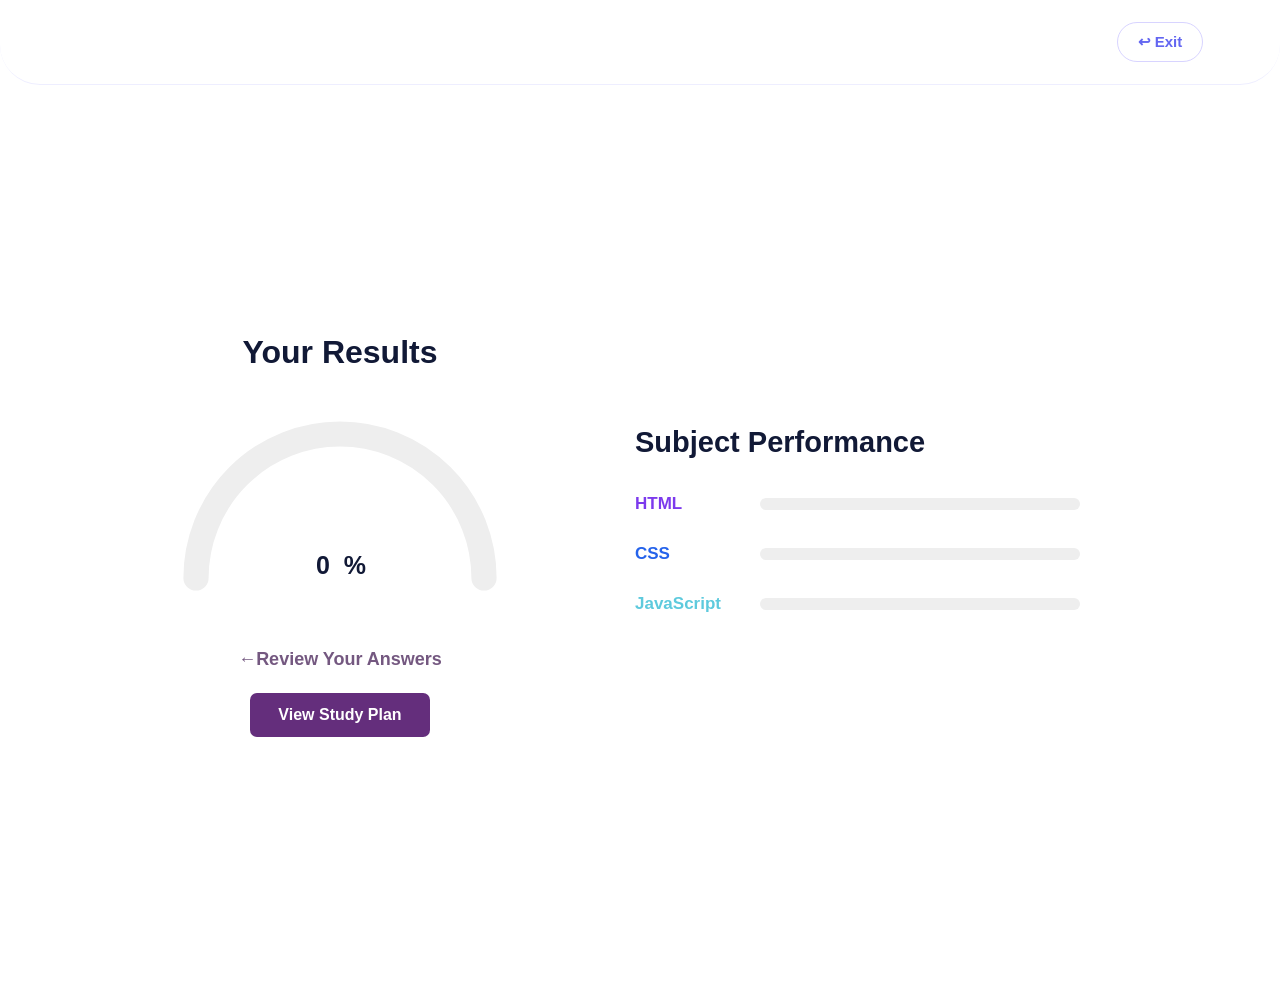
<file: result.html>
<!DOCTYPE html>
<html lang="en">
<head>
<meta charset="UTF-8">
    <meta name="viewport" content="width=device-width, initial-scale=1.0">
    <title>Results / Analysis</title>
    <link rel="stylesheet" href="result.css">
</head>
<body>
    <header class="header">
        <a href="index.html" class="exit-btn">
          ↩ Exit
        </a>
    </header>
        <div class="results-container">
            <div class="progress-card">
                <h1 class="Result">Your Results</h1>
                <div class="progress-circle">
                    <svg viewBox="0 0 200 120">
                        <defs>
                            <linearGradient id="gradient" x1="0%"y1="0%"x2="100%"y2="0%">
                                <stop offset="0%" stop-color="#7c3aed"/>
                                <stop offset="50%" stop-color="#2563eb"/>
                                <stop offset="100%" stop-color="#5ecadd"/>
                            </linearGradient>
                        </defs>
                        <path class="progress-bg" d="M 20 100 A 80 80 0 0 1 180 100"/>
                        <path class="progress-value" id="overallProgress" d="M 20 100 A 80 80 0 0 1 180 100"/>
                    </svg>
                    <div class="circle-percentage">
                        <span id="overallScore">0</span>
                        <span>%</span>
                    </div>
                </div>
                <p class="message" id="resultMessage"></p>
                <a href="review.html"class="review">←Review Your Answers</a>
                <a href="study-plan.html" class="study-plan-btn">View Study Plan</a>
            </div>
            <div class="subjects">
                <h2 class="subject-title">Subject Performance</h2>
                <div class="subject">
                    <span class="subject-name html-color">HTML</span>
                    <div class="progress-bar">
                        <div class="progress-fill html-bar" id="htmlBar"> </div>
                    </div>
                    <span class="subject-percentage html-color"id="htmlPercentage"></span>
                </div>
                <div class="subject">
                    <span class="subject-name css-color"> CSS </span>
                    <div class="progress-bar">
                        <div class="progress-fill css-bar" id="cssBar"> </div>
                    </div>
                    <span class="subject-percentage css-color" id="cssPercentage"> </span>
                </div>
                <div class="subject">
                    <span class="subject-name js-color"> JavaScript </span>
                    <div class="progress-bar">
                        <div class="progress-fill js-bar"id="javascriptBar"> </div>
                    </div>
                    <span class="subject-percentage js-color" id="javascriptPercentage"> </span>
                </div>
            </div>
        </div>
    <script src="result.js"></script>
</body>
</html>
</file>
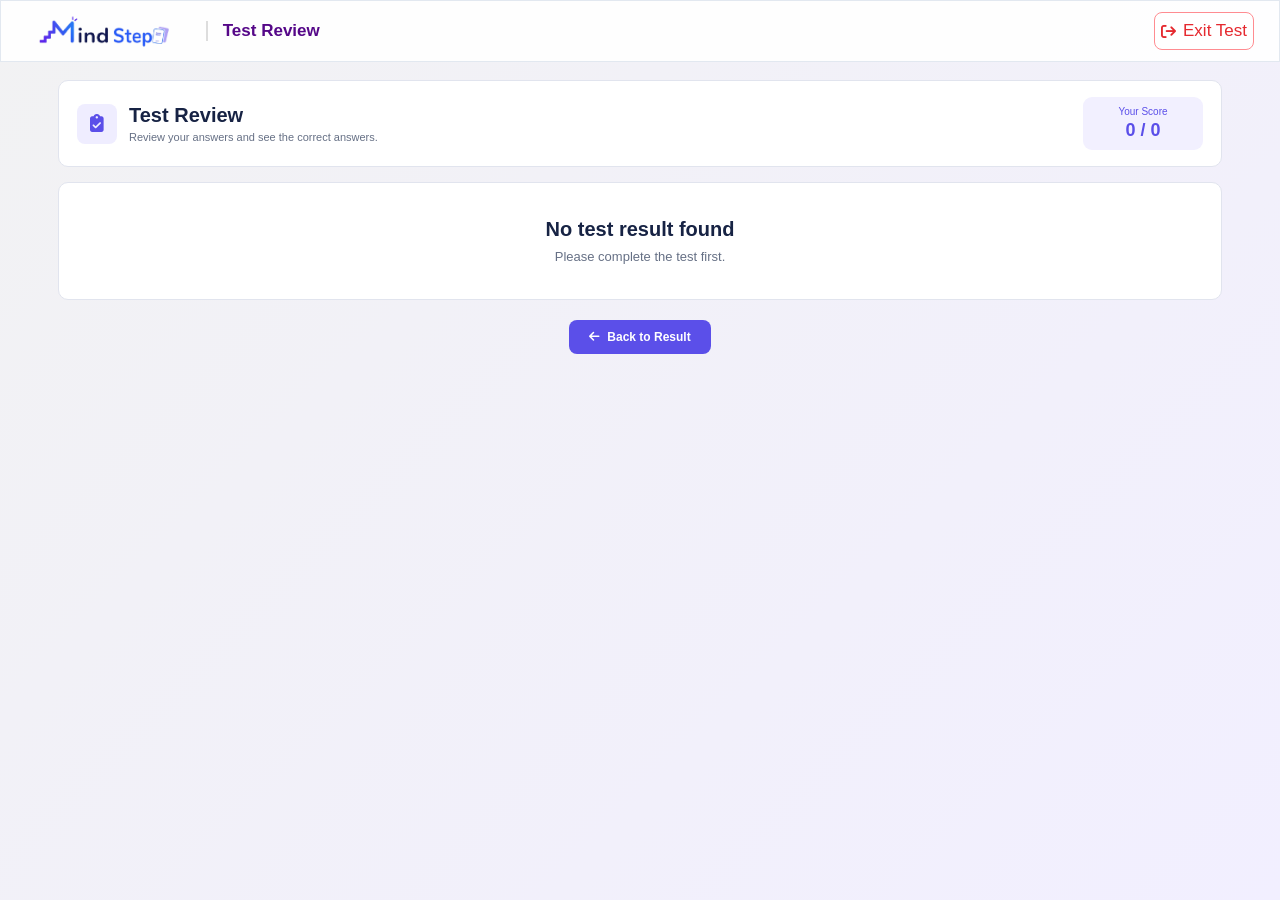
<file: review.html>
<!DOCTYPE html>
<html lang="en">
<head>
    <meta charset="UTF-8">
    <meta name="viewport" content="width=device-width, initial-scale=1.0">

    <title>Test Review</title>

    <link rel="stylesheet" href="review.css">

    <!-- Font Awesome -->
    <link rel="stylesheet"
          href="https://cdnjs.cloudflare.com/ajax/libs/font-awesome/6.5.2/css/all.min.css">
</head>

<body>

    <!-- ================= HEADER ================= -->

    <header class="Header">

        <div class="logo">
            <img src="ChatGPT_Image_Aug_16__2026__09_27_09_PM-removebg-preview.png" alt="Mind Step">
        </div>

        <div class="title">
            Test Review
        </div>

        <div class="header-actions">

            <button class="back-btn" id="backToTest">
                <i class="fa-solid fa-arrow-right-from-bracket"></i>
                 <span>Exit Test</span>
            </button>

        </div>

    </header>


    <!-- ================= MAIN ================= -->

    <div class="review-container">

        <!-- ================= REVIEW TOP ================= -->

        <section class="review-top">

            <div class="review-title">

                <div class="review-icon">
                    <i class="fa-solid fa-clipboard-check"></i>
                </div>

                <div>
                    <h1>Test Review</h1>
                    <p>Review your answers and see the correct answers.</p>
                </div>

            </div>


            <div class="review-result">

                <span class="result-label">
                    Your Score
                </span>

                <strong id="score">
                    0 / 0
                </strong>

            </div>

        </section>


        <!-- ================= QUESTIONS ================= -->

        <section id="reviewQuestions" class="review-questions">

        </section>


        <!-- ================= BOTTOM ================= -->

        <div class="review-bottom">

            <button id="backToTestBottom">

                <i class="fa-solid fa-arrow-left"></i>

                Back to Result

            </button>

        </div>

    </div>


    <script src="review.js"></script>

</body>
</html>
</file>
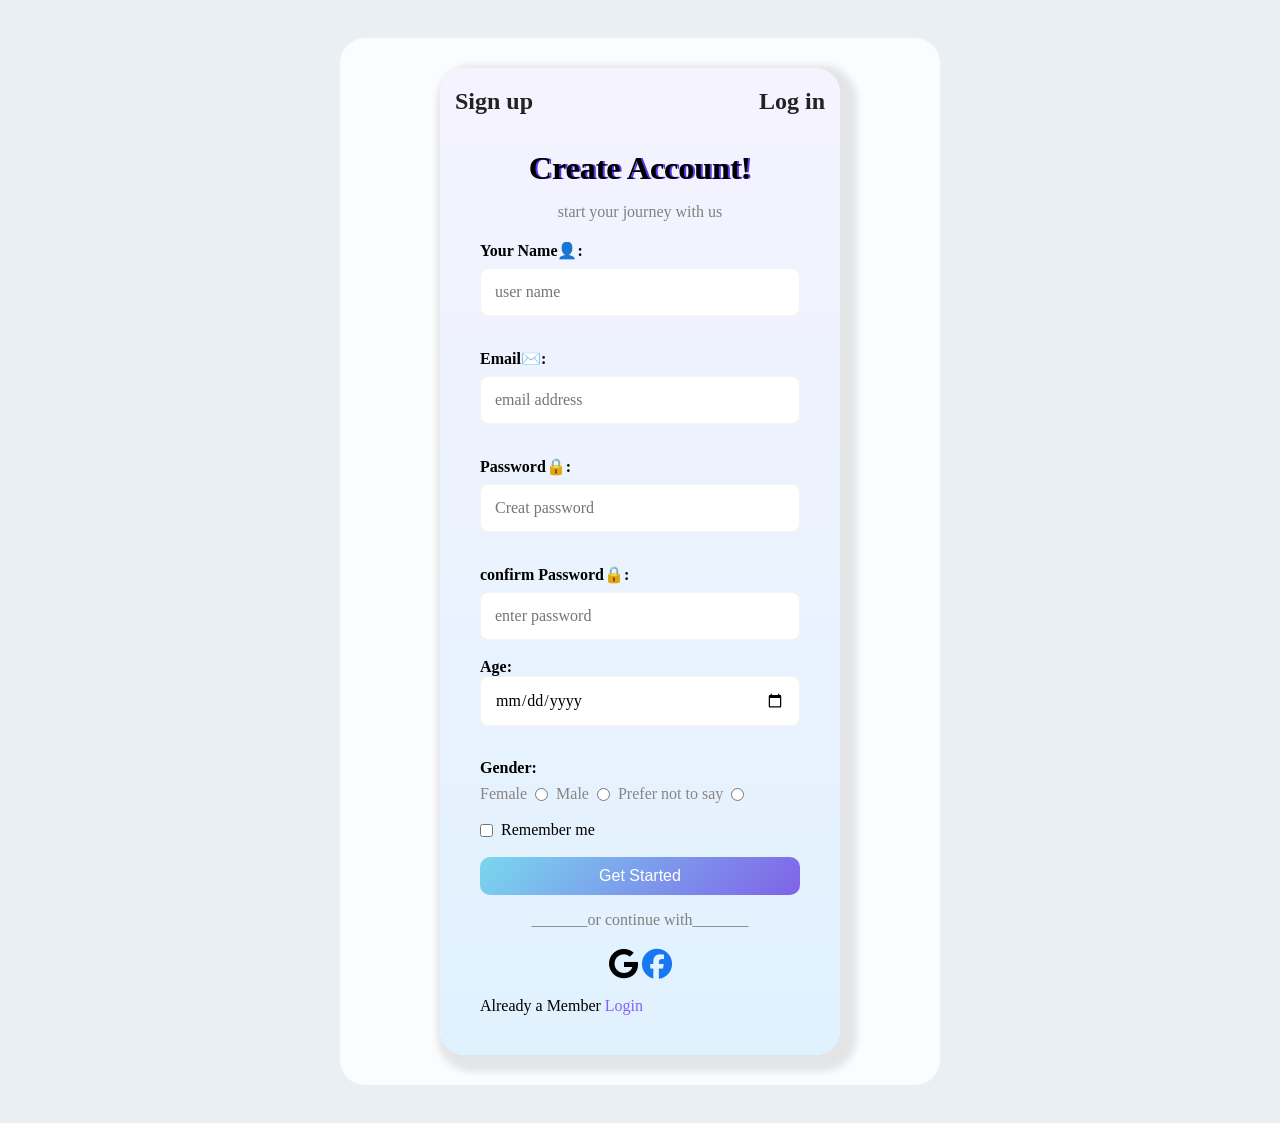
<file: signup.html>
<!DOCTYPE html>
<html lang="en">
<head>
    <meta charset="UTF-8">
    <meta name="viewport" content="width=device-width, initial-scale=1.0">
    <title>Document</title>
     <link rel="stylesheet" href="login&signup.css">
    <link rel="stylesheet" href="https://cdnjs.cloudflare.com/ajax/libs/font-awesome/6.5.2/css/all.min.css">
    <title>MINDSTEP/SIGNUP</title>
</head>
<body class="signup-page">
  <a href=""></a>
  <div class="parent">
  <div class="container">
  <div class="facefront">
    <div class="tabs">
    <a href="l">Sign up</a>
    <a href="login.html">Log in</a>
    </div>
   <div>
    <h1>Create Account!</h1>
    <p>start your journey with us</p> 
    </div>
   <div class="input">
   <b><label>Your Name👤:</label></b>   
   <input type="text" name="Your Name" placeholder="user name " id="signup-name">
   <b><label>Email✉️:</label></b>
   <input type="email" name="Email" placeholder="email address" id="signup-email">
   <b><label>Password🔒:</label></b>
   <input type="password" name="Password" placeholder="Creat password" id="signup-password">
   <b><label>confirm Password🔒:</label></b>
   <input type="password" name="Password" placeholder="enter password" id="confirm-pasword">
   </div>
    <div class="age" id="signup-age">
    <b>Age:</b><input type="date">
    </div>
     <b><label>Gender:</label></b>
    <div class="gender">
    Female<input type="radio" name="Gender" value="Female">
    Male<input type="radio" name="Gender" value="Male">
    Prefer not to say<input type="radio" name="Gender" value="Prefer not to say">
    </div>
   <br>
   <div class="remember">
   <input type="checkbox">Remember me
   </div>
   <br>
   <button type="submit" id="g">Get Started</button>
   <div class="c">
  <p> _______or continue with_______</p>
   </div>
   <div class="icons">
   <a href="er"><i class="fa-brands fa-google" id="google"></i></a>
   <a href="er"><i class="fa-brands fa-facebook" id="facebook"></i></a>
   </div>
   <br>
  <div class="footer">
   Already a Member
   <a href="login.html" id="login-link">Login</a>
  </div>
  </div>
  </div>
   </div>
   <script src="signup.js"></script>
</body>
</html>
</file>
<file: nav&footer.css>
* {

    font-family: Arial, Helvetica, sans-serif;

    margin: 0;

    padding: 0;

    box-sizing: border-box;

}


html {

    scroll-behavior: smooth;
    overflow-x: hidden;
}


body {

    min-height: 100vh;
    background: #f8f9ff;
    color: #20255b;
    display: flex;
    flex-direction: column;
        overflow-x: hidden;

    transition:
        background-color 0.3s ease,
        color 0.3s ease;

}


nav {
    width: 100%;
    min-height: 68px;
    padding: 5px 35px;
    background: rgba(255, 255, 255, 0.94);
    color: #20255b;
    display: flex;
    justify-content: space-between;
    align-items: center;
    gap: 20px;
    position: sticky;
    top: 0;
    z-index: 1050;
    border-bottom: 1px solid #e9e8f3;
    box-shadow:        0 5px 25px rgba(60, 55, 130, 0.07);
    backdrop-filter: blur(12px);
    transition: 0.3s ease;
    -webkit-transition: 0.3s ease;
    -moz-transition: 0.3s ease;
    -ms-transition: 0.3s ease;
    -o-transition: 0.3s ease;
}

.logo {
    margin: 0;
    padding: 0;
    flex-shrink: 0;
}

.logo img {
    height: 70px;
    width: auto;
    display: block;
}

.nav-links {
    list-style: none;
    display: flex;
    align-items: center;
    justify-content: center;
    gap: 5px;
    margin: 0;
    padding: 0;
}

.nav-links li {
    list-style: none;
    position: relative;
}

.nav-links  li  a {
    text-decoration: none;
    color: #30345f;
    padding: 10px 14px;
    font-size: 14px;
    font-weight: 600;
    white-space: nowrap;
    border-radius: 10px;
    display: flex;
    align-items: center;
    gap: 7px;
    transition: 0.3s ease;
    -webkit-transition: 0.3s ease;
    -moz-transition: 0.3s ease;
    -ms-transition: 0.3s ease;
    -o-transition: 0.3s ease;
}

.nav-links li a:hover {
    color: #5b4de1;
    background: #f0edff;
}

.features-menu {
    position: relative;
}
.features-dropdown {
    position: absolute;
    top: calc(100% + 10px);
    left: 0;
    width: 245px;
    background: rgba(255, 255, 255, 0.98);
    border: 1px solid #e9e8f3;
    border-radius: 14px;
    padding: 8px;
    margin: 0;
    list-style: none;
    box-shadow:        0 15px 35px rgba(60, 55, 130, 0.12);
    opacity: 0;
    visibility: hidden;
    transform: translateY(8px);
    transition: 0.25s ease;
    z-index: 2000;
    -webkit-transition: 0.25s ease;
    -moz-transition: 0.25s ease;
    -ms-transition: 0.25s ease;
    -o-transition: 0.25s ease;
}


.features-menu:hover .features-dropdown {
    opacity: 1;
    visibility: visible;
    transform: translateY(0);
    -webkit-transform: translateY(0);
    -moz-transform: translateY(0);
    -ms-transform: translateY(0);
    -o-transform: translateY(0);
}

.features-dropdown li {
    width: 100%;
}

.features-dropdown li a {
    display: block;
    width: 100%;
    text-decoration: none;
    color: #30345f;
    padding: 11px 12px;
    border-radius: 9px;
    font-size: 13px;
    font-weight: 600;
    transition: 0.25s ease;
}

.features-dropdown li a:hover {
    color: #5b4de1;
    background: #f0edff;
    padding-left: 16px;
}

.nav-actions {
    display: flex;
    align-items: center;
    gap: 9px;
    flex-shrink: 0;
}
.nav-cta {
    text-decoration: none;
    color: white;
    background:
        linear-gradient(
            90deg,
            #5b4de1,
            #4d82ff
        );
    border-radius: 11px;
    padding: 10px 16px;
    font-weight: 700;
    font-size: 13px;
    white-space: nowrap;
    cursor: pointer;
    display: inline-block;
    transition: 0.3s ease;
}

.nav-cta:hover {
    transform: translateY(-2px);
    box-shadow:        0 8px 20px rgba(91, 77, 225, 0.25);
    -webkit-transform: translateY(-2px);
    -moz-transform: translateY(-2px);
    -ms-transform: translateY(-2px);
    -o-transform: translateY(-2px);
}

.dark-mode-btn {
    width: 40px;
    height: 40px;
    border: 1px solid #e4e2f0;
    border-radius: 50%;
    background: #f7f6ff;
    color: #5b4de1;
    display: flex;
    align-items: center;
    justify-content: center;
    cursor: pointer;
    font-size: 16px;
    transition: 0.3s ease;
}


.dark-mode-btn:hover {
    transform: rotate(15deg);
    background: #eeebff;
    -webkit-transform: rotate(15deg);
    -moz-transform: rotate(15deg);
    -ms-transform: rotate(15deg);
    -o-transform: rotate(15deg);
}

.menu-icon {
    display: none !important;
    font-size: 24px;
    color: #20255b;
    cursor: pointer;
    padding: 7px;
    border-radius: 8px;
    transition: 0.25s ease;
    -webkit-border-radius: 8px;
    -moz-border-radius: 8px;
    -ms-border-radius: 8px;
    -o-border-radius: 8px;
}
.menu-icon:hover {
    color: #5b4de1;
    background: #f0edff;
    transform: scale(1.05);
    -webkit-transform: scale(1.05);
    -moz-transform: scale(1.05);
    -ms-transform: scale(1.05);
    -o-transform: scale(1.05);
}

.sidebar {
    position: fixed;
    top: 0;
    right: 0;
    width: 290px;
    max-width: 85vw;
    height: 100vh;
    z-index: 9999;
    background: rgba(255, 255, 255, 0.98);
    box-shadow: -10px 0 35px rgba(30, 25, 80, 0.15);
    display: none;
    flex-direction: column;
    padding: 20px;
    backdrop-filter: blur(20px);
    overflow-y: auto;
}

.sidebar-header {
    width: 100%;
    display: flex;
    align-items: center;
    justify-content: space-between;
    margin-bottom: 25px;
}

.sidebar-header .logo img {
    height: 70px;
}

.close-icon {
    font-size: 24px;
    color: #20255b;
    cursor: pointer;
    padding: 8px;
    border-radius: 8px;
    transition: 0.25s ease;
    -webkit-border-radius: 8px;
    -moz-border-radius: 8px;
    -ms-border-radius: 8px;
    -o-border-radius: 8px;
    -webkit-transition: 0.25s ease;
    -moz-transition: 0.25s ease;
    -ms-transition: 0.25s ease;
    -o-transition: 0.25s ease;
}

.close-icon:hover {
    color: #5b4de1;
    background: #f0edff;
    transform: rotate(90deg);
}

.sidebar ul {
    width: 100%;
    padding: 0;
    margin: 0;
    list-style: none;
}

.sidebar ul li {
    width: 100%;
    list-style: none;
    margin-bottom: 6px;
    position: relative;
}

.sidebar ul li a {
    width: 100%;
    display: flex;
    align-items: center;
    justify-content: space-between;
    text-decoration: none;
    color: #30345f;
    padding: 13px 14px;
    font-size: 16px;
    font-weight: 600;
    border-radius: 10px;
    transition: 0.25s ease;
    -webkit-border-radius: 10px;
    -moz-border-radius: 10px;
    -ms-border-radius: 10px;
    -o-border-radius: 10px;
    -webkit-transition: 0.25s ease;
    -moz-transition: 0.25s ease;
    -ms-transition: 0.25s ease;
    -o-transition: 0.25s ease;
}

.sidebar ul li a:hover {
    color: #5b4de1;
    background: #f0edff;
}

.sidebar-features-dropdown {
    display: none;
    width: 100%;
    list-style: none;
    padding: 5px 0 5px 12px;
    margin: 0;
    border-left: 2px solid #5b4de1;
}

.sidebar-features:hover .sidebar-features-dropdown {
    display: block;
}

.sidebar-features-dropdown li {
    width: 100%;
    list-style: none;
}

.sidebar-features-dropdown li a {
    display: block;
    width: 100%;
    text-decoration: none;
    color: #5c607d;
    padding: 10px 12px;
    font-size: 14px;
    font-weight: 500;
    border-radius: 8px;
    transition: 0.25s ease;
}

.sidebar-features-dropdown li a:hover {
    color: #5b4de1;
    background: #f0edff;
    padding-left: 17px;
}

.sidebar-buttons {
    display: flex;
    flex-direction: column;
    gap: 12px;
    width: 100%;
    margin-top: auto;
    padding-top: 25px;
}

.sider-cta {
    text-decoration: none;
    color: white ;
    background:
        linear-gradient(
            90deg,
            #5b4de1,
            #4d82ff
        );
    border-radius: 11px;
    padding: 12px 10px;
    font-weight: 700;
    font-size: 14px;
    text-align: center;
    width: 100%;
    cursor: pointer;
    transition: 0.3s ease;
}

.sider-cta:hover {
    transform: translateY(-2px);
    box-shadow:        0 8px 20px rgba(91, 77, 225, 0.25);
    -webkit-transform: translateY(-2px);
    -moz-transform: translateY(-2px);
    -ms-transform: translateY(-2px);
    -o-transform: translateY(-2px);
}


body.dark-mode .features-dropdown {
    background: #191d3b;
    border-color: #2b3052;
    box-shadow:
        0 15px 35px rgba(0, 0, 0, 0.3);
}


body.dark-mode .features-dropdown li a {

    color: #e5e7ff;
}


body.dark-mode .features-dropdown li a:hover {

    color: #a99fff;

    background: #29264b;
}


body.dark-mode .sidebar-features-dropdown {

    border-color: #5b4de1;
}


body.dark-mode .sidebar-features-dropdown li a {

    color: #aeb2c8;
}


body.dark-mode .sidebar-features-dropdown li a:hover {

    color: #a99fff;

    background: #29264b;
}


/* ======================================================TABLET=========================================== */
@media (max-width: 1000px) {
    nav {
        min-height: 60px;
        padding: 5px 22px;
    }

    nav .logo img {
        height: 60px;
    }

    /* HIDE DESKTOP NAV&CTA  */
    .nav-links {
        display: none;
    }

    .nav-actions .nav-cta {
        display: none;
    }

    .dark-mode-btn {
        display: flex;
    }

    /* SHOW MENU */
    .menu-icon {
        display: block !important;
    }
}


/* ====================================================MOBILE=================================================== */
@media (max-width: 600px) {
    nav {
        min-height: 60px;
        padding: 4px 15px;
    }

    nav .logo img {
        height: 62px;
    }

    .dark-mode-btn {
        width: 36px;
        height: 36px;
        font-size: 14px;
    }

    .nav-actions {
        gap: 6px;
    }


    .menu-icon {
        font-size: 22px;
    }

    .sidebar {
        width: 270px;
        max-width: 88%;
        padding: 15px;
    }

    .sidebar-header .logo img {
        height: 62px;
    }

}


/* =========================================================
   FOOTER
========================================================= */

.footer {

    width: 100%;

 background: #F7F7FF;
    color: #20255B;
    border-top: 1px solid #E4E2F0;

    margin-top: auto;

    text-align: center;
}


.footer-content {

    max-width: 1000px;

    margin: auto;

    padding: 45px 25px 35px;

    display: flex;

    flex-direction: column;

    align-items: center;
}


.footer-logo {

    margin-bottom: 8px;
}


.footer-logo img {

    height: 70px;

    width: auto;

    display: block;
}


.footer-tagline {

    color: #A99CFF;

    font-size: 15px;

    font-weight: 600;

    margin: 5px 0 25px;
}


.footer-links {

    list-style: none;

    padding: 0;

    margin: 0 0 25px;

    display: flex;

    justify-content: center;

    align-items: center;

    flex-wrap: wrap;

    gap: 8px 28px;
}


.footer-links li {

    margin: 0;

    padding: 0;
}


.footer-links a {

    text-decoration: none;

    color: #30345F;

    font-size: 14px;

    font-weight: 500;

    transition: 0.3s ease;
}


.footer-links a:hover {

    color: #5B4DE1;

}


.social-icons {

    display: flex;

    align-items: center;

    justify-content: center;

    gap: 12px;

    margin-top: 5px;
}


.social-icons a {

    width: 42px;

    height: 42px;

    border-radius: 50%;

    display: flex;

    align-items: center;

    justify-content: center;

    text-decoration: none;

 background: #EEEBFF;
    border: 1px solid #E4E2F0;
    color: #5B4DE1;

    font-size: 15px;

    transition: 0.3s ease;
}


.social-icons a:hover {

    background: linear-gradient(90deg, #5B4DE1, #4D82FF);
    color: white;

    transform: translateY(-4px);

    box-shadow:
        0 8px 20px
        rgba(117, 103, 255, 0.30);
}


.copyright {

    width: 100%;

    padding: 18px 20px;

    border-top:
        1px solid
        rgba(255, 255, 255, 0.10);
}


.copyright p {

    margin: 0;

    color: #9692B2;

    font-size: 13px;
}


@media (max-width: 700px) {

    .footer-content {

        padding:
            40px 20px 30px;
    }


    .footer-links {

        gap: 10px 20px;

        max-width: 600px;
    }

}


@media (max-width: 500px) {

    .footer-content {

        padding:
            35px 15px 25px;
    }


    .footer-logo img {

        height: 60px;
    }


    .footer-tagline {

        font-size: 14px;

        margin-bottom: 22px;
    }


    .footer-links {

        gap: 12px 18px;

        margin-bottom: 25px;
    }


    .footer-links a {

        font-size: 13px;
    }


    .social-icons {

        gap: 9px;
    }


    .social-icons a {

        width: 38px;

        height: 38px;

        font-size: 14px;
    }


    .copyright {

        padding: 15px;
    }


    .copyright p {

        font-size: 12px;
    }

}
</file>
<file: dashboard.css>
*{
    margin: 0;
    padding: 0;
    box-sizing: border-box;
}

:root {
    /* Primary */
    --navy: #272564;
    --dark-navy: #1e1c50;
    --purple: #694AE9;
    --deep-purple: #4B32C5;

    /* Accent */
    --blue: #717CF3;
    --bright-blue: #4F7CF5;

    /* Backgrounds */
    --background: #F7F8FD;
    --surface: #FFFFFF;
    --light-lavender: #DADEF8;
    --soft-lavender: #ACB1D7;

    /* Text */
    --text-dark: #272564;
    --text-gray: #777A9B;
    --white: #FFFFFF;

    /* Semantic */
    --success: #18A979;
    --warning: #ED981C;
    --danger: #DF5050;

    /* Streak accent (fits the palette, warm counterpoint to the purples) */
    --streak-flame: #FF8A3D;
    --streak-flame-deep: #F2622A;
    --streak-glow: rgba(255, 138, 61, 0.35);
}

body {
    font-family: Arial, Helvetica, sans-serif;
    background: var(--background);
    color: var(--text-dark);
}


.page {
    display: flex;
    min-height: 100vh;
    align-items: stretch;
}

.side {
    width: 240px;
    min-width: 240px;
    min-height: 100vh;
    height: auto;
    padding: 26px 18px;
    background: linear-gradient(
        180deg,
        var(--navy),
        var(--deep-purple) 55%,
        var(--purple)
    );
    color: white;
    display: flex;
    flex-direction: column;
    gap: 22px;
    box-shadow: 0 8px 25px rgba(39, 37, 100, 0.25);
}

/* =========================
   NAV — Home, icon only
========================= */

.asidenav {
    display: flex;
    flex-direction: column;
    gap: 10px;
}

.nav-item {
    width: 46px;
    height: 46px;
    display: flex;
    align-items: center;
    justify-content: center;
    border-radius: 13px;
    color: rgba(255, 255, 255, 0.7);
    text-decoration: none;
    font-size: 18px;
    background: rgba(255, 255, 255, 0.06);
    border: 1px solid rgba(255, 255, 255, 0.08);
    transition: background 0.25s ease, color 0.25s ease, transform 0.2s ease, box-shadow 0.25s ease;
}

.nav-item:hover {
    background: rgba(255, 255, 255, 0.14);
    color: white;
    transform: translateY(-1px);
}

.nav-item.active {
    color: white;
    background: linear-gradient(135deg, var(--bright-blue), var(--blue));
    border-color: transparent;
    box-shadow: 0 6px 16px rgba(79, 124, 245, 0.45);
}

.nav-item.active:hover {
    transform: none;
}

/* =========================
   STREAK CARD
========================= */

.streak-card {
    position: relative;
    background: rgba(255, 255, 255, 0.08);
    border: 1px solid rgba(255, 255, 255, 0.12);
    border-radius: 18px;
    padding: 20px 16px 18px;
    text-align: center;
    overflow: hidden;
    backdrop-filter: blur(6px);
}

.streak-card::before {
    content: "";
    position: absolute;
    inset: 0;
    background: radial-gradient(circle at 50% 0%, var(--streak-glow), transparent 70%);
    pointer-events: none;
}

.streak-flame {
    font-size: 26px;
    color: var(--streak-flame);
    filter: drop-shadow(0 0 10px var(--streak-glow));
    margin-bottom: 6px;
}

.streak-number {
    font-size: 36px;
    font-weight: 800;
    line-height: 1;
    color: white;
    margin-bottom: 4px;
}

.streak-label {
    font-size: 12px;
    font-weight: 600;
    letter-spacing: 0.04em;
    text-transform: uppercase;
    color: rgba(255, 255, 255, 0.7);
    margin-bottom: 14px;
}

.streak-week {
    display: flex;
    justify-content: center;
    gap: 6px;
}

.streak-dot {
    width: 8px;
    height: 8px;
    border-radius: 50%;
    background: rgba(255, 255, 255, 0.18);
    transition: background 0.3s ease, box-shadow 0.3s ease;
}

.streak-dot.filled {
    background: var(--streak-flame);
    box-shadow: 0 0 8px var(--streak-glow);
}

@keyframes streakPulse {
    0%   { transform: scale(1); }
    35%  { transform: scale(1.06); }
    100% { transform: scale(1); }
}

@keyframes flameFlicker {
    0%, 100% { transform: scale(1) rotate(0deg); }
    50%      { transform: scale(1.12) rotate(-3deg); }
}

.streak-card.streak-pulse {
    animation: streakPulse 0.5s ease;
}

.streak-card.streak-pulse .streak-flame {
    animation: flameFlicker 0.6s ease;
}

/* =========================
   NOTES / CHECKLIST CARD
========================= */

.notes-card {
    flex: 1;
    display: flex;
    flex-direction: column;
    min-height: 0;
    background: rgba(255, 255, 255, 0.08);
    border: 1px solid rgba(255, 255, 255, 0.12);
    border-radius: 18px;
    padding: 18px 16px;
    backdrop-filter: blur(6px);
}

.notes-card h3 {
    display: flex;
    align-items: center;
    gap: 9px;
    font-size: 14px;
    font-weight: 700;
    color: white;
    margin-bottom: 14px;
}

.notes-card h3 i {
    color: var(--light-lavender);
    font-size: 14px;
}

.notes-form {
    display: flex;
    gap: 8px;
    margin-bottom: 14px;
}

.notes-form input {
    flex: 1;
    min-width: 0;
    background: rgba(255, 255, 255, 0.1);
    border: 1px solid rgba(255, 255, 255, 0.16);
    border-radius: 10px;
    padding: 10px 12px;
    font-size: 13px;
    color: white;
    font-family: Arial, Helvetica, sans-serif;
    transition: border-color 0.2s ease, background 0.2s ease;
}

.notes-form input::placeholder {
    color: rgba(255, 255, 255, 0.5);
}

.notes-form input:focus {
    outline: none;
    background: rgba(255, 255, 255, 0.16);
    border-color: rgba(255, 255, 255, 0.4);
}

.notes-add {
    flex-shrink: 0;
    width: 38px;
    height: 38px;
    border: none;
    border-radius: 10px;
    background: linear-gradient(135deg, var(--bright-blue), var(--blue));
    color: white;
    font-size: 14px;
    cursor: pointer;
    display: flex;
    align-items: center;
    justify-content: center;
    transition: transform 0.2s ease, box-shadow 0.2s ease;
}

.notes-add:hover {
    transform: translateY(-1px);
    box-shadow: 0 6px 14px rgba(79, 124, 245, 0.4);
}

.notes-add:active {
    transform: translateY(0);
}

.notes-list {
    list-style: none;
    display: flex;
    flex-direction: column;
    gap: 8px;
    max-height: 320px;
    overflow-y: auto;
    padding-right: 2px;
}

.notes-list:empty {
    display: none;
}

.notes-list::-webkit-scrollbar {
    width: 5px;
}

.notes-list::-webkit-scrollbar-thumb {
    background: rgba(255, 255, 255, 0.2);
    border-radius: 10px;
}

.note-item {
    display: flex;
    align-items: flex-start;
    gap: 10px;
    padding: 9px 10px;
    border-radius: 11px;
    background: rgba(255, 255, 255, 0.06);
    border: 1px solid rgba(255, 255, 255, 0.08);
    transition: background 0.2s ease, opacity 0.15s ease, transform 0.15s ease;
    animation: notePop 0.22s ease;
}

@keyframes notePop {
    from { opacity: 0; transform: translateY(-4px); }
    to   { opacity: 1; transform: translateY(0); }
}

.note-item.note-removing {
    opacity: 0;
    transform: translateX(6px);
}

.note-item:hover {
    background: rgba(255, 255, 255, 0.1);
}

.note-check {
    flex-shrink: 0;
    width: 19px;
    height: 19px;
    margin-top: 1px;
    border-radius: 6px;
    border: 1.5px solid rgba(255, 255, 255, 0.45);
    background: transparent;
    color: transparent;
    font-size: 10px;
    cursor: pointer;
    display: flex;
    align-items: center;
    justify-content: center;
    transition: background 0.2s ease, border-color 0.2s ease, transform 0.15s ease, color 0.2s ease;
}

.note-check:hover {
    border-color: rgba(255, 255, 255, 0.8);
}

.note-item.done .note-check {
    background: var(--success);
    border-color: var(--success);
    color: white;
    transform: scale(1.05);
}

.note-text {
    flex: 1;
    min-width: 0;
    font-size: 13px;
    line-height: 1.4;
    color: rgba(255, 255, 255, 0.92);
    word-wrap: break-word;
    overflow-wrap: anywhere;
    transition: color 0.2s ease;
}

.note-item.done .note-text {
    color: rgba(255, 255, 255, 0.45);
    text-decoration: line-through;
}

.note-delete {
    flex-shrink: 0;
    width: 20px;
    height: 20px;
    border: none;
    background: transparent;
    color: rgba(255, 255, 255, 0.35);
    font-size: 11px;
    cursor: pointer;
    display: flex;
    align-items: center;
    justify-content: center;
    border-radius: 6px;
    transition: color 0.2s ease, background 0.2s ease;
}

.note-delete:hover {
    color: white;
    background: rgba(223, 80, 80, 0.5);
}

.notes-empty {
    font-size: 12.5px;
    color: rgba(255, 255, 255, 0.5);
    text-align: center;
    padding: 14px 4px;
}

.main {
    flex: 1;
    padding: 28px 38px 35px;
    background: var(--background);
    min-width: 0;
}

.page-title {
    display: flex;
    align-items: center;

    gap: 20px;
}


.number-box {
    width: 58px;
    height: 58px;
    background: linear-gradient(
        135deg,
        #3962e9,
        #6542df
    );
    color: white;
    border-radius: 14px;
    display: flex;
    align-items: center;
    justify-content: center;
    font-size: 25px;
    font-weight: bold;
    box-shadow: 0 6px 15px rgba(73,70,220,.2);
}

.page-title h1 {
    font-size: 29px;
    color: #122b69;
}
/* =========================
   WELCOME CARD
========================= */

.welcome-card {
    width: 100%;
    min-height: 240px;

    margin-top: 18px;
    margin-bottom: 22px;

    padding: 32px 42px;

    border-radius: 20px;

    background: linear-gradient(
        110deg,
        #f5f3ff 0%,
        #eef2ff 55%,
        #e8f3ff 100%
    );

    border: 1px solid #e1e5f4;

    display: flex;
    align-items: center;
    justify-content: space-between;

    gap: 30px;

    overflow: hidden;

    box-shadow:
        0 5px 18px rgba(39, 37, 100, 0.05);
}


/* =========================
   WELCOME TEXT
========================= */

.welcome-content {
    flex: 1;
    min-width: 0;
    padding-left: 5px;
}

.welcome-content h2 {
    margin: 0 0 14px;

    font-size: 32px;
    line-height: 1.15;

    font-weight: 800;

    color: #102b6d;
}

.welcome-content p {
    margin: 0;

    max-width: 450px;

    font-size: 16px;
    line-height: 1.65;

    color: #68779b;
}


/* =========================
   WELCOME IMAGE
========================= */

.welcome-image {
    flex: 0 0 280px;

    width: 280px;
    height: 190px;

    display: flex;
    align-items: center;
    justify-content: center;

    margin-right: 10px;
}

.welcome-image img {
    width: 100%;
    height: 100%;

    object-fit: contain;

    display: block;
}


.stats {
    display: grid;
    grid-template-columns:
        repeat(3, 1fr);
    gap: 18px;
    margin-bottom: 20px;
}
.stat-card {
    min-height: 160px;
    background: white;
    border: 1px solid #e2e6f0;
    border-radius: 14px;
    padding: 25px;
    display: flex;
    align-items: flex-start;
    gap: 18px;
    position: relative;
    box-shadow:
        0 2px 8px rgba(44,58,100,.025);
}


.stat-icon {
    width: 70px;
    height: 70px;
    flex-shrink: 0;
    border-radius: 50%;
    display: flex;
    align-items: center;
    justify-content: center;
    font-size: 28px;
}


.stat-icon.blue {
    background: #e7efff;
    color: #3264dc;
}


.stat-icon.green {
    background: #dff8ef;
    color: #18a979;
}


.stat-icon.purple {
    background: #eee9ff;
    color: #5d43d7;
}


.stat-info p {
    color: #627196;
    font-size: 16px;
    margin-bottom: 8px;
}

.stat-info h2 {
    color: #102b6d;
    font-size: 34px;
    margin-bottom: 9px;
}

.week {
    color: #20a77e;
    font-size: 14px;
    font-weight: 600;
}

.purple-text {
    color: #5442dc;
}

.cards {
    position: absolute;
    left: 28px;
    right: 28px;
    bottom: 10px;
    color: #5943df;
}

.cards svg {
    width: 100%;
    height: 45px;
}


.cards circle {
    fill: #5943df;
}

.lower-section {
    display: grid;
    grid-template-columns:1fr 1fr;
    gap: 20px;
    width: 100%;
    align-items: start;
}

.left{
display: flex;
flex-direction: column;
gap: 20px;
}



.subject-card {
    background: white;
    border: 1px solid #e2e6f0;
    border-radius: 14px;
    padding: 25px;
    box-shadow:
        0 2px 8px rgba(44,58,100,.025);

}


.subject-card > h2 {
    font-size: 21px;

    color: #132b66;

    margin-bottom: 28px;
}

.subject {
    margin-bottom: 25px;
}

.subject-header {
    display: flex;
    justify-content: space-between;
    align-items: center;
    margin-bottom: 10px;
    font-size: 15px;
}

.subject-header > span {
    font-weight: 600;

    color: #273965;
}

.subject-header div {
    display: flex;
    gap: 15px;
} 

.subject-header b {
    color: #52617f;
}


.subject-header strong {
    color: #19a77b;
}


.progress-bar {
    height: 9px;
    width: 100%;
    background: #edf0f7;
    border-radius: 20px;
    overflow: hidden;
}


.progress-fill {
    height: 100%;

    border-radius: 20px;
}


.progress-fill {
    background: linear-gradient(
        90deg,
        #553de1,
        #6246dc
    );
}
/* =========================
   LEFT COLUMN
========================= */

.left-column {
    display: flex;
    flex-direction: column;
    gap: 20px;
}


/* =========================
   WEEKLY GOAL
========================= */

.weekly-goal {

    width: 100%;

    min-height: 250px;

    background: linear-gradient(
        135deg,
        #f5f2ff,
        #eeebff
    );

    border: 1px solid #ddd9f5;

    border-radius: 18px;

    padding: 25px 30px;

    display: flex;

    justify-content: space-between;

    position: relative;

    overflow: hidden;
}


/* الجزء اللي فيه الكلام */

.weekly-content {
    width: 75%;
}


/* العنوان */

.weekly-header {
    margin-bottom: 22px;
}


.weekly-title {

    display: flex;

    align-items: center;

    gap: 12px;
}


/* الأيقونة */

.weekly-icon {

    width: 42px;
    height: 42px;

    border-radius: 12px;

    background: #e6e2ff;

    color: #5a48dc;

    display: flex;

    align-items: center;

    justify-content: center;

    font-size: 22px;
}


/* Weekly Goal */

.weekly-title h2 {

    margin: 0;

    font-size: 22px;

    color: #172d72;
}


/* الجملة */

.weekly-text {

    margin: 0 0 25px;

    font-size: 16px;

    color: #6877a3;
}


/* =========================
   PROGRESS
========================= */

.weekly-progress {

    display: flex;

    align-items: center;

    gap: 15px;

    width: 100%;
}


/* الشريط */

.weekly-bar {

    flex: 1;

    height: 14px;

    background: #dddff3;

    border-radius: 20px;

    overflow: hidden;
}


/* الجزء المتلون */

.weekly-fill {

    width: 67%;

    height: 100%;

    background: linear-gradient(
        90deg,
        #6548e8,
        #8066ee
    );

    border-radius: 20px;
}


/* 2 / 3 و 67% */

.weekly-number {

    display: flex;

    flex-direction: column;

    align-items: center;

    gap: 3px;

    min-width: 45px;
}


.weekly-number strong {

    color: #31428c;

    font-size: 15px;
}


.weekly-number span {

    color: #5144cf;

    font-size: 15px;

    font-weight: bold;
}


/* =========================
   DATE
========================= */

.weekly-date {

    display: flex;

    align-items: center;

    gap: 10px;

    margin-top: 20px;

    color: #6d79a0;

    font-size: 14px;
}


.weekly-date i {

    color: #6973c7;

    font-size: 16px;
}


/* =========================
   TARGET
========================= */

.target {

    width: 130px;

    display: flex;

    align-items: center;

    justify-content: center;

    position: relative;
}


/* الدائرة الكبيرة */

.target::before {

    content: "";

    position: absolute;

    width: 85px;
    height: 85px;

    border-radius: 50%;

    border: 8px solid #8b7aee;

    box-shadow:
        0 0 0 7px #d9d4ff,
        0 0 0 14px #eeeaff;
}


/* علامة التصويب */

.target i {

    position: relative;

    z-index: 2;

    font-size: 58px;

    color: #5b48db;
}
.topics-item {
    display: grid;
    grid-template-columns:
        55px 1fr auto;
    align-items: center;
    gap: 14px;
    padding: 15px 0;
    border-bottom: 1px solid #edf0f6;
}


.topic-icon {
    width: 50px;
    height: 50px;
    border-radius: 50%;
    display: flex;
    align-items: center;
    justify-content: center;
    font-size: 20px;
}


.topic-icon.red {
    background: #ffe4e4;
    color: #df5050;
}


.topic-icon.orange {
    background: #fff0dc;
    color: #ed981c;
}


.topic-icon.green-topic {
    background: #dff7ed;
    color: #1aaf7e;
}


.topic-info h3 {
    font-size: 16px;
    color: #182e65;
    margin-bottom: 7px;
}

.topic-info p {
    color: #627092;
    font-size: 14px;
    margin-bottom: 6px;
}

.topic-info small {
    color: #627092;
    font-size: 13px;
}

.red-text {
    color: #dd5757;
    font-weight: bold;
}

.orange-text {
    color: #d99426;
    font-weight: bold;
}


.topics-item button {
    border: none;
    background: #f2f0ff;
    color: #5142c9;
    padding: 13px 25px;
    border-radius: 9px;
    font-size: 14px;
    font-weight: 600;
    cursor: pointer;
}


.topics-item button:hover {
    background: #e7e3ff;
}

.view-all {
    width: 100%;
    height: 50px;
    border: none;
    border-radius: 10px;
    background: #efedff;
    color: #5545d3;
    font-size: 15px;
    font-weight: bold;
    margin-top: 20px;
    cursor: pointer;
}

.view-all:hover {
    background: #e5e1ff;
}
/* =========================
   RESPONSIVE — SIDEBAR
========================= */

@media (max-width: 900px) {
    .page {
        flex-direction: column;
    }

    .side {
        width: 100%;
        min-width: 0;
        min-height: auto;
        flex-direction: row;
        align-items: flex-start;
        flex-wrap: wrap;
        padding: 16px;
        gap: 14px;
    }

    .asidenav {
        flex-direction: row;
    }

    .streak-card {
        flex: 1 1 160px;
    }

    .notes-card {
        flex: 1 1 100%;
        order: 3;
        max-height: 260px;
    }

    .notes-list {
        max-height: 160px;
    }

    .main {
        padding: 22px 20px 30px;
    }
}

@media (max-width: 480px) {
    .side {
        flex-direction: column;
    }

    .asidenav {
        flex-direction: row;
    }

    .streak-card,
    .notes-card {
        flex: 1 1 auto;
        width: 100%;
    }
}
/* =========================
   DYNAMIC DASHBOARD — smooth transitions
   (added for JS-driven progress updates; no colors/layout changed)
========================= */

.progress-fill,
.weekly-fill {
    transition: width 1.1s cubic-bezier(0.22, 1, 0.36, 1);
}

.stat-info h2,
.weekly-number strong,
.weekly-number span,
#topic1Performance,
#topic2Performance,
#topic3Performance {
    transition: color 0.3s ease;
}

#readinessPolyline,
#readinessDotStart,
#readinessDotEnd {
    transition: all 0.8s ease;
}

/* ==========================================================
   RESPONSIVE — TABLET & MOBILE + SIDEBAR DRAWER
   Appended only — no existing rule above was edited or removed.
   No new colors/variables are introduced; the drawer reuses the
   existing --navy/--deep-purple/--purple gradient via color-mix()
   to get the glass/translucent look without a new palette.
========================================================== */

html, body {
    overflow-x: hidden;
}

body.no-scroll {
    overflow: hidden;
}

/* ---------- Mobile menu button (hidden until the mobile breakpoint) ---------- */

.mobile-menu-toggle {
    display: none;
    position: fixed;
    top: 14px;
    left: 14px;
    width: 46px;
    height: 46px;
    align-items: center;
    justify-content: center;
    border: none;
    border-radius: 13px;
    background: linear-gradient(135deg, var(--bright-blue), var(--blue));
    color: white;
    font-size: 18px;
    cursor: pointer;
    z-index: 1100;
    box-shadow: 0 6px 16px rgba(79, 124, 245, 0.45);
    transition: transform 0.2s ease, box-shadow 0.2s ease;
}

.mobile-menu-toggle:hover {
    transform: translateY(-1px);
    box-shadow: 0 8px 20px rgba(79, 124, 245, 0.5);
}

.mobile-menu-toggle:active {
    transform: translateY(0);
}

/* ---------- Dark overlay behind the open drawer ---------- */

.sidebar-overlay {
    position: fixed;
    inset: 0;
    background: rgba(15, 14, 40, 0.55);
    opacity: 0;
    visibility: hidden;
    transition: opacity 0.35s ease, visibility 0.35s ease;
    z-index: 999;
}

.sidebar-overlay.active {
    opacity: 1;
    visibility: visible;
}

/* ==========================================================
   TABLET (≤1024px)
========================================================== */

@media (max-width: 1024px) {
    .main {
        padding: 24px 22px 28px;
    }

    .page-title h1 {
        font-size: 25px;
    }

    .welcome-card {
        padding: 26px 28px;
        gap: 20px;
        min-height: 210px;
    }

    .welcome-content h2 {
        font-size: 27px;
    }

    .welcome-image {
        flex: 0 0 200px;
        width: 200px;
        height: 150px;
        margin-right: 0;
    }

    .stats {
        grid-template-columns: repeat(2, 1fr);
    }

    .lower-section {
        grid-template-columns: 1fr;
    }

    .side {
        width: 210px;
        min-width: 210px;
        padding: 22px 14px;
    }
}

@media (max-width: 860px) {
    .stats {
        grid-template-columns: 1fr;
    }
}

/* ==========================================================
   MOBILE (≤768px) — off-canvas glass sidebar
========================================================== */

@media (max-width: 768px) {
    .mobile-menu-toggle {
        display: flex;
    }

    .page {
        flex-direction: column;
    }

    .side {
        display: flex;
        flex-direction: column;
        flex-wrap: nowrap;
        align-items: stretch;
        position: fixed;
        top: 0;
        left: 0;
        width: min(300px, 84vw);
        min-width: 0;
        height: 100vh;
        min-height: 100vh;
        padding: 24px 18px;
        gap: 22px;
        overflow-y: auto;
        z-index: 1000;
        transform: translateX(-105%);
        transition: transform 0.38s cubic-bezier(0.22, 1, 0.36, 1);
        border-radius: 0 22px 22px 0;
        border-right: 1px solid rgba(255, 255, 255, 0.14);
        box-shadow: 14px 0 40px rgba(20, 18, 60, 0.35);
        backdrop-filter: blur(18px);
        -webkit-backdrop-filter: blur(18px);
        background: linear-gradient(
            180deg,
            color-mix(in srgb, var(--navy) 82%, transparent),
            color-mix(in srgb, var(--deep-purple) 82%, transparent) 55%,
            color-mix(in srgb, var(--purple) 82%, transparent)
        );
    }

    .side.open {
        transform: translateX(0);
    }

    .asidenav {
        flex-direction: column;
    }

    .notes-card {
        flex: 1 1 auto;
        max-height: none;
        order: initial;
    }

    .notes-list {
        max-height: 40vh;
    }

    .main {
        padding: 78px 16px 30px;
    }

    .page-title {
        gap: 14px;
    }

    .number-box {
        width: 48px;
        height: 48px;
        font-size: 20px;
    }

    .page-title h1 {
        font-size: 22px;
    }

    .welcome-card {
        flex-direction: column;
        text-align: center;
        padding: 26px 22px;
        min-height: auto;
        gap: 16px;
    }

    .welcome-content {
        padding-left: 0;
    }

    .welcome-content p {
        max-width: 100%;
    }

    .welcome-image {
        width: 170px;
        height: 130px;
        flex: 0 0 auto;
        margin-right: 0;
    }

    .stats {
        grid-template-columns: 1fr;
        gap: 14px;
    }

    .stat-card {
        padding: 20px;
        min-height: auto;
    }

    .lower-section {
        grid-template-columns: 1fr;
        gap: 14px;
    }

    .subject-card {
        padding: 20px;
    }

    .weekly-goal {
        flex-direction: column;
        padding: 22px;
        min-height: auto;
    }

    .weekly-content {
        width: 100%;
    }

    .target {
        width: 100%;
        margin-top: 18px;
    }

    .topics-item {
        grid-template-columns: 44px 1fr;
        row-gap: 10px;
    }

    .topics-item button {
        grid-column: 1 / -1;
        width: 100%;
    }
}

@media (max-width: 420px) {
    .welcome-content h2 {
        font-size: 22px;
    }

    .stat-info h2 {
        font-size: 28px;
    }
}
</file>
<file: diagnostic-test.css>
* {
    box-sizing: border-box;
}

body {
    margin: 0;
    font-family: Arial, sans-serif;
    color: #142044;
      background: linear-gradient(
        135deg,
        #f2f2f3 0%,
        #F2EFFF 100%
    );
    
}
html,
body {
    margin: 0;
    padding: 0;
    width: 100%;
    min-height: 100%;}
.Header{
    width: 100%;
    height: 62px;
    background: rgba(255, 255, 255, 0.92);
    border: 1px solid #E2E8F0;
    display: flex;
    align-items: center;
    padding: 0 25px;
    position: relative;
    z-index: 100;

}

.logo {

    margin: 0;
    padding: 0;
    flex-shrink: 0;

}


.logo img {

    height: 75px;
    width: auto;
    display: block;

}
.title{
    margin-left: 25px;
    padding-left: 15px;
    border-left: 2px solid #ddd;
    font-size: 17px;
    font-weight: 600;
    color: #550788;
}
.header-actions {
    margin-left: auto;
    display: flex;
    align-items: center;
    gap: 16px;
}
.Timer {

    height: 38px;
    width: 80px;
    padding: 0 15px;
    border: 1px solid #e3e5ee;
    border-radius: 9px;
    font-size: 13px;
    color: #172344;
    display: flex;
    align-items: center;
    justify-content: center;
    gap: 7px;
    background: white;
}

.Timer i {
    color: #5035e6;
    font-size: 15px;
}
.exit {
     width: 100px;
    height: 38px;

    background: white;

    border: 1px solid #ff8c91;
    border-radius: 8px;

    color: #e5292f;

    font-size: 17px;

    display: flex;
    align-items: center;
    justify-content: center;

    gap: 7px;

    cursor: pointer;
}

.exit i {
    font-size: 15px;
}
.menu-btn{
   
    display: none;
    width: 40px;
    height: 40px;
    margin-left: auto;
    background: white;
    border: 1px solid #dfe2ec;
    border-radius: 8px;
    color: #5035e6;
    font-size: 19px;
    align-items: center;
    justify-content: center;
    cursor: pointer;
}
.menu-btn:hover{
    background: #ebe7ff;
    border-color: #5035e6;
}
.container{
     width: 100%;
    display: grid;
    grid-template-columns: 245px minmax(0, 1fr);
    min-height: calc(100vh - 62px);
    overflow: hidden;
}
.side{
    width: 100%;
    min-width: 0;
    min-height: calc(100vh - 62px);

    background: linear-gradient(
        180deg,
        #F6F4FF 0%,
        #F0EDFF 100%
    );

    border-right: 1px solid #E8E5FF;
    padding: 20px 18px;
    overflow-y: auto;
}

.side h2{
   
     margin: 0 0 18px;

    font-size: 16px;

    color: #273352;
}

.Card{
    width: 100%;
    border: 1px solid #E5E1F5;
      background: linear-gradient(
    135deg,
    #FFFFFF 45%,
    #eeddf5 100%
);
  
    border-radius: 9px;
    padding: 11px 10px;
    margin-bottom: 10px;
    
}
.Card:hover {
    border-color: #6b55ed;
    background: #f6f4ff;
}
.CardActive{
   
   background: linear-gradient(
    135deg,
    #FFFFFF 45%,
    #ece8fd 100%
);
    border-radius: 9px;
    padding: 11px 10px;
    margin-bottom: 10px;
    border: 1.5px solid #7e6cf5;
}

.info{
    display: flex;
    justify-content: space-between;
    align-items: center;
    margin-bottom: 9px;
    font-size: 13px;
    font-weight: 600;
}
.info:hover {
    border-color: #6b55ed;
    background: #f4f4f8;
}
.progress{
    width: 100%;
     height: 9px;
    background: #E9E5FA;
    border-radius: 10px;
    
}
.html-progress {
    width: 0%;                 
    height: 100%;
    background-color: #8341ec;
    border-radius: 10px;
}
.css-progress,
.js-progress,
.ds-progress,
.web-progress {
    width: 0%;
    height: 100%;
    border-radius: 10px;
   background-color: #8846f1;
}

.Quick-tip {
   
    margin-top: 15px;
    padding: 10px 0;
    background: transparent;
    border: none;
}

.Quick-Tip h3 {
  
    margin: 0;
    color: #6D5CE7;
    font-size: 14px;
}


.Quick-Tip p {
   
    margin: 8px 0 0;
    color: #18375b;
    font-size: 12px;
    line-height: 1.8;
}


.question-section {
   
    display: none !important;
    width: 100%;
    min-width: 0;
    padding: 15px 18px 0;
    overflow: hidden;
}

.question-section.active {
    display: block !important;
}
.question-header {
  
     width: 100%;
    height: 54px;

    background: white;

    border: 1px solid #e1e4ee;

    border-radius: 9px;

    padding: 0 17px;

    display: flex;

    align-items: center;

    gap: 10px;

    font-size: 14px;

    font-weight: bold;
    
}


.number {
 
     font-size: 13px;

    font-weight: 600;

    white-space: nowrap;
}
.question-progress {
    
    flex: 1;

    min-width: 0;

    height: 6px;

    background: #e7e5f8;

    border-radius: 10px;

    overflow: hidden;
}
.question-progressFill{
     width: 0%;
    height: 100%;
      background-color: #8245f3;
    border-radius: 10px;
}

.percentage {
     
    font-weight: 700;
    color: #b435e6;
    font-size: 11px;
}
.questions{
    margin-top: 13px;

    width: 100%;

    min-width: 0;

    min-height: 0;

    background: white;

    border: 1px solid #E5E1F5;

    border-radius: 10px;

    padding: 15px 18px 0;

    position: relative;

    color: #27224A;
}

.subject {
     display: inline-flex;

    align-items: center;

    gap: 7px;

    padding: 7px 12px;

    background: #efedff;

    color: #4e35e6;

    border-radius: 8px;

    font-size: 13px;

    font-weight: 600;
}

.subject i {
    font-size: 17px;
}

.questions h1 {
   
    margin: 12px 0 15px;

    padding-bottom: 12px;

    border-bottom: 1px solid #e0e3eb;

    font-size: 18px;

    line-height: 1.4;

    color: #101b40;
}
.answers {
    display: flex;
    flex-direction: column;
    
    gap: 8px;
}
.option {
 
        min-height: 55px;

    padding: 0 13px;

    display: flex;

    align-items: center;

    border: 1px solid #dce0eb;

    border-radius: 8px;

    font-size: 14px;

    cursor: pointer;

    transition: 0.2s;

}
.option:hover {
   
    background: linear-gradient(
    135deg,
    #FFFFFF,
    #F6F4FF
);

border-color: #a193f3;
}
.option input {
   
     width: 15px;
    height: 15px;
    margin-right: 11px;
    flex-shrink: 0;
}
.option input:checked {
    background: linear-gradient(
    135deg,
    #F0EDFF,
    #EDE9FE
);

border-color: #6D5CE7;
}


.navigation{
  
       width: 100%;

    height: 100px;

    margin-top: 0;

    padding: 0;

    border-top: 1px solid #e4e6ee;

    display: flex;

    align-items: center;

    justify-content: space-between;
}
.navigation button {
   
     height: 34px;

    border-radius: 8px;

    font-size: 12px;

    font-weight: 600;

    cursor: pointer;

    display: flex;

    align-items: center;

    justify-content: center;

    gap: 6px;
}
.previous{
    display: none;

    width: 95px;

    background: #FFFFFF;

    border: 1px solid #8575F0;

    color: #6D5CE7;
   
}
.previous:hover {
    background: #F6F4FF;
}
.Next{

    width: 88px;
    margin-left: auto;
    background : #5035e6;
    border: none;
    color: white;

}
.Next:hover {
    /* background: #432bc9; */
    background:#9586ec
}
.submit {
    
    padding: 0 10px;
    
}



.submit-btn {
    display: none;
    
     width: 110px;

    height: 34px;

    background: white;
 
    
    color: #4e35e6;
    }
.submit-btn:hover {
    border-color: #6b55ed;
       background: linear-gradient(
    135deg,
    #cec9f0,
    #bbafec
);
}
.tip-title {
    display: flex;
    align-items: center;
    /* gap: 10px; */
    gap: 7px;
}

.tip-title i {
    color: #6D5CE7;
    /* font-size: 22px; */
    font-size: 17px;
}

.Quick-Tip h3 {
    margin: 0;
    color: #6D5CE7;
    /* font-size: 20px; */
     font-size: 14px;
}
.subject-info {
    display: flex;
    align-items: center;
    /* gap: 15px;
    margin-bottom: 15px; */
     gap: 10px;

    margin-bottom: 9px;
}

.subject-icon {
    
     width: 36px;
    height: 36px;

    flex-shrink: 0;

    border-radius: 8px;

    display: flex;

    align-items: center;
    justify-content: center;

    color: white;

    font-size: 18px;
}

.subject-icon i {
    /* font-size: 24px; */
    font-size: 18px;
}

.html-icon {
    background: #5035e6;
}

.css-icon {
    background: #ff9418;
}

.subject-name {
    /* flex: 1; */
    display: flex;
    justify-content: center;
    align-items: center;
    /* gap: 10px;
    font-size: 17;
    font-weight: 700; */
    width: 100%;

    gap: 8px;

    font-size: 13px;

    font-weight: 700;
}

.js-icon {

    /* background: #f7df1e;
    color: #111; */
     width: 36px;
    height: 36px;

    background: #f7df1e;

    color: #111;

    border-radius: 8px;

    display: flex;

    align-items: center;
    justify-content: center;

    flex-shrink: 0;
    
}



.submit-btn {
    display: none;
}



/* 000000 REVIEW 0000000000 */

.review-area {
width: 100%;
min-width: 0;
padding-bottom: 40px;
}

.review-top {
background: #ffffff;
border: 1px solid #e1e4ee;
border-radius: 14px;
padding: 22px 28px;
margin-bottom: 20px;


display: flex;
align-items: center;
justify-content: space-between;


}

.review-top h1 {
margin: 0;
color: #172344;
font-size: 26px;
}

.review-result {
background: #f2f0ff;
color: #5B4FE9;
padding: 10px 18px;
border-radius: 10px;
font-weight: 700;
}

/* REVIEW QUESTIONS */

.review-question {
display: block !important;


background: #ffffff;
border: 1px solid #e1e4ee;
border-radius: 14px;

margin-bottom: 25px;
overflow: hidden;


}



.review-question .question-header {
display: flex;
align-items: center;
gap: 15px;
}



.review-question .answers {
display: flex;
flex-direction: column;
gap: 12px;
}

.review-question .option {
position: relative;
}



.review-question .option.correct-answer {
border: 2px solid #22a06b;
background: #f0fbf6;
}


.review-question .option.user-correct {
border: 2px solid #22a06b;
background: #f0fbf6;
}



.review-question .option.user-wrong {
border: 2px solid #e05252;
background: #fff4f4;
}



.answer-label {
margin-left: auto;
font-size: 13px;
font-weight: 700;


display: inline-flex;
align-items: center;
gap: 5px;


}

.correct-label {
color: #16845a;
}

.wrong-label {
color: #d33f3f;
}

/* Result message */

.result-message {
margin-top: 18px;


padding: 12px 16px;

border-radius: 9px;

font-weight: 700;

display: flex;
align-items: center;
gap: 8px;


}

.correct-message {
color: #16845a;
background: #f0fbf6;
}

.wrong-message {
color: #d33f3f;
background: #fff4f4;
}

.unanswered-message {
color: #8a6d1d;
background: #fff9e6;
}

.not-answered {
margin-top: 15px;
padding: 12px 15px;


color: #8a6d1d;
background: #fff9e6;

border-radius: 9px;

font-weight: 600;


}



.review-bottom {
display: flex;
justify-content: center;
margin-top: 30px;
}

#backToTest {
border: none;
background: #5B4FE9;
color: white;


padding: 13px 24px;

border-radius: 9px;

font-size: 15px;
font-weight: 600;

cursor: pointer;

}

#backToTest:hover {
background: #4e43d8;
}

/* No result */

.no-result {
background: white;
border: 1px solid #e1e4ee;
border-radius: 14px;


padding: 40px;
text-align: center;


}

.no-result h2 {
color: #172344;
}

.no-result p {
color: #667085;
}

/* =====================================================
REVIEW RESPONSIVE
===================================================== */

@media (max-width: 768px) {


.review-top {
    flex-direction: column;
    align-items: flex-start;
    gap: 15px;
}

.review-question .question-header {
    gap: 8px;
}

.answer-label {
    font-size: 11px;
}

}


/* =========================================================
   TABLET
   769px → 1024px
   ========================================================= */

@media (min-width: 769px) and (max-width: 1024px) {

    .Header {
        height: 62px;
        padding: 0 18px;
    }

    .logo {
        font-size: 20px;
    }

    .title {
        margin-left: 18px;
        padding-left: 12px;
        font-size: 15px;
    }

    .header-actions {
        gap: 9px;
    }

    .Timer {
        height: 34px;
        padding: 0 10px;
        font-size: 12px;
        gap: 5px;
    }

    .Timer i {
        font-size: 13px;
    }

    .exit {
        width: 88px;
        height: 34px;
        font-size: 12px;
        gap: 5px;
    }

    .exit i {
        font-size: 14px;
    }


    /* -----------------------------------------
       MAIN LAYOUT
       ----------------------------------------- */

    .container {
        grid-template-columns: 205px minmax(0, 1fr);
        min-height: calc(100vh - 62px);
    }


    /* -----------------------------------------
       SIDEBAR
       ----------------------------------------- */

    .side {
        padding: 16px 13px;
        min-height: calc(100vh - 62px);
    }

    .side h2 {
        font-size: 15px;
        margin-bottom: 14px;
    }

    .Card,
    .CardActive {
        padding: 10px 9px;
        margin-bottom: 8px;
        border-radius: 8px;
    }

    .info {
        font-size: 12px;
        margin-bottom: 8px;
    }

    .progress {
        height: 7px;
    }

    .Quick-Tip {
        margin-top: 12px;
    }

    .Quick-Tip h3 {
        font-size: 13px;
    }

    .Quick-Tip p {
        font-size: 11px;
        line-height: 1.7;
    }

    .overall-progress {
        margin-top: 10px;
        padding: 9px;
    }


    /* -----------------------------------------
       QUESTION SECTION
       ----------------------------------------- */

    .question-section {
        padding: 12px 14px 0;
    }

    .question-header {
        height: 50px;
        padding: 0 14px;
        border-radius: 8px;
        font-size: 13px;
    }

    .number {
        font-size: 12px;
    }

    .question-progress {
        height: 5px;
    }

    .percentage {
        font-size: 10px;
    }


    /* -----------------------------------------
       QUESTION BOX
       ----------------------------------------- */

    .questions {
        margin-top: 10px;

        /*
           خلي البوكس ياخد المساحة المتاحة
           بدل الفراغ الأبيض الكبير
        */
        min-height: calc(100vh - 145px);

        padding: 14px 16px 0;

        border-radius: 9px;

        display: flex;
        flex-direction: column;
    }


    .subject-info {
        gap: 8px;
        margin-bottom: 8px;
    }

    .subject-icon,
    .js-icon {
        width: 34px;
        height: 34px;
        border-radius: 7px;
    }

    .subject-icon i {
        font-size: 16px;
    }

    .subject-name {
        font-size: 12px;
    }

    .subject {
        padding: 6px 10px;
        font-size: 12px;
        border-radius: 7px;
    }

    .subject i {
        font-size: 15px;
    }


    /* -----------------------------------------
       QUESTION TITLE
       ----------------------------------------- */

    .questions h1 {
        margin: 10px 0 13px;
        padding-bottom: 11px;

        font-size: 17px;

        line-height: 1.45;
    }


    /* -----------------------------------------
       ANSWERS
       ----------------------------------------- */

    .answers {
        gap: 7px;
    }

    .option {
        min-height: 44px;
        padding: 0 12px;
        border-radius: 7px;
        font-size: 13px;
    }

    .option input {
        width: 14px;
        height: 14px;
        margin-right: 9px;
    }


    /* -----------------------------------------
       ANSWER STATUS
       
       answered / remaining removed
       ----------------------------------------- */

    .answer-status {
        display: none;
    }


    /* -----------------------------------------
       NAVIGATION
       ----------------------------------------- */

    .navigation {
        margin-top: auto;

        height: 52px;

        flex-shrink: 0;

        border-top: 1px solid #e4e6ee;

        display: flex;
        align-items: center;
        justify-content: space-between;
    }

    .navigation button {
        height: 32px;
        font-size: 11px;
        border-radius: 7px;
    }

    .previous {
        width: 88px;
    }

    .Next {
        width: 82px;
    }

    .submit-btn {
        width: 100px;
        height: 32px;
        font-size: 11px;
    }

    .submit {
        padding: 0 8px;
    }

}


/* =========================================================
   MOBILE
   0px → 768px
   ========================================================= */

@media (max-width: 768px) {

    html,
    body {
        width: 100%;
        min-height: 100%;
        overflow-x: hidden;
    }


    /* ------  HEADER   ----------- */
    .Header {
           width: 100%;
  
      min-height: 100px !important;
        height: 100px !important;

        padding: 5px 10px !important;

    display: flex;
    align-items: flex-start;

    position: relative;

    z-index: 1000;

    flex-wrap: wrap;
    }


   .logo {
    order: 1;
}

.logo img {
    height: 55px;
    width: auto;
}

    .title {
         order: 2;

    margin-left: 8px;
    padding-left: 8px;

    font-size: 14px;

    max-width: 150px;
    
    }


    /* -----------------------------------------
       HEADER ACTIONS
       ----------------------------------------- */

    .header-actions {
       order: 4;

    width: 100%;

    margin: 8px 0 0 0;
margin-top: 0px;
    display: flex;

    align-items: center;

    justify-content: space-between;

    padding: 0 10px;

    gap: 0;
}


    /* -----------------------------------------
       TIMER
       ----------------------------------------- */

    .Timer {
    width: 80px;
    height: 30px;

    padding: 0 7px;

    border-radius: 7px;

    font-size: 10px;

    gap: 10px;
}

    .Timer i {
        font-size: 12px;
    }


    /* -----------------------------------------
       EXIT
       ----------------------------------------- */

    .exit {
    width: 75px;
    height: 30px;

    border-radius: 7px;

    font-size: 9px;

    gap: 4px;
}
    .exit i {
        font-size: 10px;
    }


    /* -----------------------------------------
       MENU BUTTON
       مهم:
       نفس الكلاس الموجود عندك
       ----------------------------------------- */

    .menu-btn {
  display: flex;

    order: 3;

    width: 25px;
    height: 25px;

    margin-left: auto;

    /* flex-shrink: 0; */

    align-items: center;
    justify-content: center;

    border-radius: 7px;

    font-size: 16px;

    cursor: pointer;
    }


    .menu-btn:hover {
        background: #ebe7ff;
        border-color: #5035e6;
    }

    .menu-btn:active {
        transform: scale(0.94);
    }


    /* -----------------------------------------
       MAIN CONTAINER
       ----------------------------------------- */

    .container {

        width: 100%;

        display: block;

        min-height: calc(100vh - 110px);

        overflow: visible;

        position: relative;
    }


    /* -----------------------------------------
       SIDEBAR
       ----------------------------------------- */

    .side {

        display: none;

        position: fixed;

        top: 110px;
        left: 0;

        width: min(285px, 82vw);

        height: calc(100vh - 110px);

        min-height: 0;

        padding: 16px 13px;

        z-index: 99999;

        overflow-y: auto;

        border-right: 1px solid #E8E5FF;

        box-shadow: 5px 0 20px rgba(0, 0, 0, 0.15);
    }


    .side.mobile-open {
        display: block !important;
    }


    .side h2 {
        font-size: 15px;
        margin-bottom: 14px;
    }


    .Card,
    .CardActive {
        padding: 10px 9px;

        margin-bottom: 8px;

        border-radius: 8px;
    }


    .info {
        font-size: 12px;
        margin-bottom: 8px;
    }


    .progress {
        height: 7px;
    }


    .Quick-Tip {
        margin-top: 12px;
    }


    .Quick-Tip h3 {
        font-size: 13px;
    }


    .Quick-Tip p {
        font-size: 11px;
        line-height: 1.7;
    }


    /* .overall-progress {
        margin-top: 10px;
        padding: 9px;
    } */


    /* -----------------------------------------
       QUESTION SECTION
       ----------------------------------------- */

    .question-section {

        width: 100%;

        padding: 9px 9px 0;

        min-height: calc(100vh - 62px);

        overflow: visible;
    }


    /* -----------------------------------------
       QUESTION HEADER
       ----------------------------------------- */

    .question-header {

        width: 100%;

        height: 46px;

        padding: 0 11px;

        border-radius: 7px;

        gap: 7px;

        font-size: 12px;
    }


    .number {
        font-size: 11px;
    }


    .question-progress {
        height: 5px;
    }


    .percentage {
        font-size: 9px;
    }


    /* -----------------------------------------
       QUESTIONS
       ----------------------------------------- */

    .questions {

        width: 100%;

        margin-top: 10px;

        min-height: calc(100vh - 170px);

        padding: 12px 12px 0;

        border-radius: 8px;

        display: flex;

        flex-direction: column;
    }


    /* -----------------------------------------
       SUBJECT
       ----------------------------------------- */

    .subject-info {

        gap: 7px;

        margin-bottom: 7px;
    }


    .subject-icon,
    .js-icon {

        width: 32px;
        height: 32px;

        border-radius: 7px;
    }


    .subject-icon i {
        font-size: 15px;
    }


    .subject-name {
        font-size: 11px;
    }


    .subject {

        padding: 5px 9px;

        font-size: 11px;

        border-radius: 7px;

        gap: 7px;
    }


    .subject i {
        font-size: 14px;
    }


    /* -----------------------------------------
       QUESTION TITLE
       ----------------------------------------- */

    .questions h1 {

        margin: 9px 0 12px;

        padding-bottom: 10px;

        font-size: 15px;

        line-height: 1.45;
    }


    /* -----------------------------------------
       ANSWERS
       ----------------------------------------- */

    .answers {

        display: flex;

        flex-direction: column;

        gap: 7px;
    }


    .option {

        min-height: 60px;

        padding: 0 11px;

        border-radius: 7px;

        font-size: 13px;
    }


    .option input {

        width: 14px;
        height: 14px;

        margin-right: 9px;
    }


    /* -----------------------------------------
       NAVIGATION
       ----------------------------------------- */

    .navigation {
    width: 100%;

    height:65px;

    margin-top: 30px;

    padding: 0;

    border-top: 1px solid #e4e6ee;

    display: flex;

    align-items: center;

    justify-content: space-between;

    /* flex-shrink: 0;
} */


    .navigation button {

        height: 31px;

        font-size: 10px;

        border-radius: 7px;

        gap:8 px;
    }


    /* -----------------------------------------
       PREVIOUS
       ----------------------------------------- */

    .previous {

        width: 95px;

        
    }


    /* -----------------------------------------
       NEXT
       ----------------------------------------- */

    .Next {

        width: 90px;

        margin-left: auto;

        
    }


    /* -----------------------------------------
       SUBMIT
       ----------------------------------------- */

    .submit {

        padding: 0 6px;
    }


    .submit-btn {

        width: 94px;

        height: 31px;

        font-size: 10px;

        flex-shrink: 0;
    }

}
}

/* =========================================================
   VERY SMALL MOBILE
   0px → 430px
   ========================================================= */

@media (max-width: 430px) {

    .Header {
        padding: 0 8px;
    }


    .logo {
        font-size: 17px;
    }


    .title {
        font-size: 10.5px;

        margin-left: 8px;
        padding-left: 8px;

        max-width: 90px;
    }


    .header-actions {
        gap: 4px;
    }


    .Timer {

        min-width: 61px;

        height: 28px;

        padding: 0 6px;

        font-size: 9px;
    }


    .Timer i {
        font-size: 11px;
    }


    .exit {

        width: 66px;

        height: 28px;

        font-size: 9px;
    }


    .exit i {
        font-size: 11px;
    }


    .menu-btn {

        width: 32px;
        height: 32px;

        font-size: 15px;
    }


    .question-section {
        padding: 7px 7px 0;
    }


    .question-header {
        height: 43px;

        padding: 0 9px;

        font-size: 11px;
    }


    .questions {

        margin-top: 6px;

        min-height: calc(100vh - 112px);

        padding: 10px 10px 0;
    }


    .subject-icon,
    .js-icon {

        width: 30px;
        height: 30px;
    }


    .subject-name {
        font-size: 10px;
    }


    .subject {
        font-size: 10px;

        padding: 5px 8px;
    }


    .questions h1 {

        font-size: 15px;

        margin: 8px 0 10px;

        padding-bottom: 9px;
    }


    .answers {
        gap: 6px;
    }


    .option {

        min-height: 50px;

        font-size: 12px;

        padding: 0 10px;
    }


    .navigation {
        height: 48px;
    }


    .navigation button {

        height: 30px;

        font-size: 9px;
    }


    .previous {
        width: 78px;
    }


    .Next {
        width: 72px;
    }


    .submit-btn {
        width: 88px;
        height: 30px;
    }

}
/* =========================================
   QUESTIONS VISIBILITY
========================================= */

.question-section {
    display: none !important;
}

.question-section.active {
    display: block !important;
}


/* =========================================
   SUBMIT
========================================= */

.submit {
    display: none;
}

.question-section.active .submit {
    display: block;
}

.submit-btn {
    display: none;
}

.question-section.active .submit-btn {
    display: flex;
    align-items: center;
    justify-content: center;
}
@media (max-width: 768px) {

    .menu-btn {
        display: flex !important;

        width: 30px !important;
        height: 30px !important;

        margin-left: auto !important;
        margin-right: 0 !important;

        padding: 0 !important;

        font-size: 13px !important;

        border-radius: 6px !important;

        align-items: center !important;
        justify-content: center !important;

        flex-shrink: 0 !important;
    }

}

/* =========================================================
   DARK MODE — Diagnostic Test & Review pages
========================================================= */

body.dark-mode {
    background: #15162b;
    color: #e7e7f5;
}

body.dark-mode .Header {
    background: #20213d;
    border-color: #303152;
}

body.dark-mode .title {
    color: #a99fff;
    border-left-color: #303152;
}

body.dark-mode .Timer {
    background: #262752;
    border-color: #303152;
    color: #e7e7f5;
}

body.dark-mode .exit {
    background: #262752;
    border-color: #ff8c91;
    color: #ff8c91;
}

body.dark-mode .menu-btn {
    background: #262752;
    border-color: #303152;
    color: #a99fff;
}

body.dark-mode .menu-btn:hover {
    background: #303152;
    border-color: #6d5ce7;
}

body.dark-mode .side {
    background: linear-gradient(180deg, #1c1d38 0%, #191a33 100%);
    border-right-color: #303152;
}

body.dark-mode .side h2 {
    color: #ffffff;
}

body.dark-mode .Card {
    background: #20213d;
    border-color: #303152;
}

body.dark-mode .Card:hover {
    background: #262752;
    border-color: #6d5ce7;
}

body.dark-mode .CardActive {
    background: #262752;
    border-color: #8575f0;
}

body.dark-mode .info {
    color: #e7e7f5;
}

body.dark-mode .progress {
    background: #303152;
}

body.dark-mode .Quick-Tip h3,
body.dark-mode .tip-title i {
    color: #a99fff;
}

body.dark-mode .Quick-Tip p {
    color: #b8bad0;
}

body.dark-mode .question-header {
    background: #20213d;
    border-color: #303152;
    color: #e7e7f5;
}

body.dark-mode .question-progress {
    background: #303152;
}

body.dark-mode .questions {
    background: #20213d;
    border-color: #303152;
    color: #e7e7f5;
}

body.dark-mode .questions h1 {
    color: #ffffff;
    border-bottom-color: #303152;
}

body.dark-mode .subject {
    background: #262752;
    color: #a99fff;
}

body.dark-mode .option {
    background: #191a33;
    border-color: #303152;
    color: #e7e7f5;
}

body.dark-mode .option:hover {
    background: linear-gradient(135deg, #20213d, #262752);
    border-color: #8575f0;
}

body.dark-mode .navigation {
    border-top-color: #303152;
}

body.dark-mode .previous {
    background: #20213d;
    border-color: #8575f0;
    color: #a99fff;
}

body.dark-mode .previous:hover {
    background: #262752;
}

body.dark-mode .submit-btn {
    background: #20213d;
    color: #a99fff;
}

body.dark-mode .submit-btn:hover {
    background: linear-gradient(135deg, #303152, #262752);
    border-color: #6d5ce7;
}

/* Review area (also styled from this file) */

body.dark-mode .review-top,
body.dark-mode .review-question,
body.dark-mode .no-result {
    background: #20213d;
    border-color: #303152;
}

body.dark-mode .review-top h1,
body.dark-mode .no-result h2 {
    color: #ffffff;
}

body.dark-mode .no-result p {
    color: #b8bad0;
}

body.dark-mode .review-result {
    background: #262752;
    color: #a99fff;
}

body.dark-mode .review-question .option.correct-answer,
body.dark-mode .review-question .option.user-correct {
    background: rgba(74, 222, 128, 0.08);
    border-color: #4ade80;
    color: #86efac;
}

body.dark-mode .review-question .option.user-wrong {
    background: rgba(224, 82, 82, 0.1);
    border-color: #e05252;
    color: #fca5a5;
}

body.dark-mode .correct-message {
    background: rgba(74, 222, 128, 0.08);
    color: #4ade80;
}

body.dark-mode .wrong-message {
    background: rgba(224, 82, 82, 0.1);
    color: #f87171;
}

body.dark-mode .unanswered-message {
    background: rgba(251, 191, 36, 0.1);
    color: #fbbf24;
}

body.dark-mode #backToTest,
body.dark-mode #backToTestBottom {
    background: #6d5ce7;
}

body.dark-mode #backToTest:hover,
body.dark-mode #backToTestBottom:hover {
    background: #5a4bd6;
}
</file>
<file: flashcards.css>
:root {
  /* Main Colors */
  --navy: #272564;
  --dark-navy: #272565;
  /* Purple */
  --purple: #694AE9;
  --deep-purple: #4B32C5;
  /* Blue */
  --blue: #717CF3;
  --bright-blue: #4F7CF5;
  /* Backgrounds */
  --background: #F7F8FD;
  --light-lavender: #DADEF8;
  --soft-lavender: #ACB1D7;
  /* Text */
  --text-dark: #272564;
  --text-gray: #777A9B;
  /* White */
  --white: #FFFFFF;

 
  --fc-accent: var(--purple);
  --fc-accent-2: var(--deep-purple);
}

/* Minimal base so the section looks right even on a blank page.
   Remove this block if your site already sets global resets. */
* { box-sizing: border-box; }
body {
  margin: 0;
  font-family: 'Segoe UI', system-ui, -apple-system, sans-serif;
  color: var(--text-dark);
  background: var(--background);
}
header { background: var(--white); }
.site-header-inner { max-width: 1100px; margin: 0 auto; padding: 18px 24px; }
.site-logo { margin: 0; color: var(--navy); font-size: 1.4rem; }


                                                                                /*  FLASH CARDS — SECTION LAYOUT */
.fc-section {
  padding: 56px 20px 80px;
}

.fc-container {
  max-width: 780px;
  margin: 0 auto;
  width: 100%;

  /* Accent variables switch per active category (still using ONLY
     the existing palette above — no new colors introduced). */
  --fc-accent: var(--bright-blue);
  --fc-accent-2: var(--blue);
}
.fc-container[data-category="html"] {
  --fc-accent: var(--bright-blue);
  --fc-accent-2: var(--blue);
}
.fc-container[data-category="css"] {
  --fc-accent: var(--purple);
  --fc-accent-2: var(--deep-purple);
}
.fc-container[data-category="javascript"] {
  --fc-accent: var(--deep-purple);
  --fc-accent-2: var(--navy);
}
.fc-container[data-category="all"] {
  --fc-accent: var(--navy);
  --fc-accent-2: var(--purple);
}

.fc-intro { text-align: center; margin-bottom: 28px; }
.fc-eyebrow-main {
  display: inline-block;
  font-size: 0.78rem;
  font-weight: 700;
  letter-spacing: 0.08em;
  text-transform: uppercase;
  color: var(--fc-accent);
  margin-bottom: 8px;
}
.fc-heading {
  margin: 0 0 8px;
  font-size: clamp(1.6rem, 3vw, 2.2rem);
  color: var(--navy);
}
.fc-subheading {
  margin: 0;
  color: var(--text-gray);
  font-size: 0.98rem;
}


/* =========================================================
   CATEGORY TABS  (HTML / CSS / JavaScript)
========================================================= */
.fc-tabs {
  display: flex;
  gap: 12px;
  margin-bottom: 28px;
  flex-wrap: wrap;
}

.fc-tab {
  flex: 1 1 160px;
  display: flex;
  align-items: center;
  gap: 10px;
  padding: 12px 14px;
  background: var(--white);
  border: 2px solid var(--light-lavender);
  border-radius: 16px;
  cursor: pointer;
  transition: transform .18s ease, box-shadow .18s ease, border-color .18s ease;
  text-align: left;
  font-family: inherit;
}
.fc-tab:hover { transform: translateY(-2px); box-shadow: 0 8px 20px rgba(39,37,100,0.08); }
.fc-tab:focus-visible { outline: 2px solid var(--purple); outline-offset: 2px; }

.fc-tab-icon {
  width: 34px; height: 34px;
  border-radius: 10px;
  display: flex; align-items: center; justify-content: center;
  font-size: 1rem;
  color: var(--white);
  flex-shrink: 0;
}
.fc-tab[data-cat="html"] .fc-tab-icon { background: linear-gradient(135deg, var(--bright-blue), var(--blue)); }
.fc-tab[data-cat="css"] .fc-tab-icon { background: linear-gradient(135deg, var(--purple), var(--deep-purple)); }
.fc-tab[data-cat="javascript"] .fc-tab-icon { background: linear-gradient(135deg, var(--deep-purple), var(--navy)); }
.fc-tab[data-cat="all"] .fc-tab-icon { background: linear-gradient(135deg, var(--navy), var(--purple)); }

.fc-tab-text { min-width: 0; }
.fc-tab-title { font-weight: 700; font-size: 0.92rem; color: var(--navy); display: block; }
.fc-tab-status { font-size: 0.78rem; color: var(--text-gray); display: block; margin-top: 2px; }

.fc-tab.active {
  border-color: var(--fc-accent);
  box-shadow: 0 8px 20px rgba(39,37,100,0.1);
}
.fc-tab.locked {
  cursor: not-allowed;
  opacity: 0.55;
  background: var(--background);
}
.fc-tab.locked .fc-tab-icon { background: var(--soft-lavender); }
.fc-tab-check {
  margin-left: auto;
  color: #2fbf71; /* success tint kept subtle, only used for the checkmark */
  font-weight: 800;
  flex-shrink: 0;
}


/* =========================================================
   DECK HEADER — title + "x / 10 completed" + progress bar
========================================================= */
.fc-deck-header { margin-bottom: 20px; }
.fc-deck-title-row {
  display: flex;
  align-items: baseline;
  justify-content: space-between;
  gap: 12px;
  margin-bottom: 8px;
  flex-wrap: wrap;
}
.fc-deck-title-row h3 { margin: 0; color: var(--navy); font-size: 1.15rem; }
.fc-deck-count { font-size: 0.85rem; color: var(--text-gray); font-weight: 600; }

.fc-progress-track {
  width: 100%;
  height: 8px;
  background: var(--light-lavender);
  border-radius: 999px;
  overflow: hidden;
}
.fc-progress-fill {
  height: 100%;
  border-radius: 999px;
  background: linear-gradient(90deg, var(--fc-accent), var(--fc-accent-2));
  transition: width .35s ease;
}


                                                                                                  /* LOCKED  */
.fc-locked-panel {
  background: var(--white);
  border: 2px dashed var(--soft-lavender);
  border-radius: 20px;
  padding: 48px 24px;
  text-align: center;
  color: var(--text-gray);
}
.fc-lock-icon {
  width: 64px; height: 64px;
  margin: 0 auto 14px;
  border-radius: 50%;
  background: var(--light-lavender);
  color: var(--navy);
  display: flex; align-items: center; justify-content: center;
}
.fc-locked-panel p { margin: 0; font-weight: 600; color: var(--navy); }


                                                                             /*3D FLIP CARD*/
.fc-scene {
  perspective: 1600px;
  margin-bottom: 20px;
}

.fc-card {
  /* Grid, not absolute positioning: both faces occupy the same cell, so the
     card's height is always the tallest face's natural content height.
     That's what lets the card auto-expand with no internal scrollbar. */
  display: grid;
  width: 100%;
  cursor: pointer;
  transform-style: preserve-3d;
  transition: transform .6s cubic-bezier(.4,.2,.2,1);
  touch-action: pan-y;
  user-select: none;
}
.fc-card.flipped { transform: rotateY(180deg); }

/* layered "stack" effect behind the card — depth, not a plain rectangle */
.fc-scene::before,
.fc-scene::after {
  content: "";
  position: absolute;
  inset: 10px 16px -10px 16px;
  border-radius: 24px;
  background: var(--light-lavender);
  z-index: -1;
}
.fc-scene { position: relative; }
.fc-scene::before { transform: translateY(10px) scale(0.97); opacity: 0.7; }
.fc-scene::after { transform: translateY(20px) scale(0.94); opacity: 0.4; }

.fc-face {
  grid-area: 1 / 1;
  position: relative;
  display: flex;
  flex-direction: column;
  min-height: 380px;
  border-radius: 24px;
  padding: 26px 26px 22px;
  backface-visibility: hidden;
  -webkit-backface-visibility: hidden;
  box-shadow: 0 18px 40px rgba(39,37,100,0.14), 0 2px 6px rgba(39,37,100,0.06);
}

.fc-face-front {
  background: var(--white);
  border: 1px solid var(--light-lavender);
}
/* subtle coding-themed decoration on the front, drawn with existing colors only */
.fc-face-front::before {
  content: "</>";
  position: absolute;
  right: -10px; bottom: -18px;
  font-size: 7rem;
  font-weight: 800;
  color: var(--light-lavender);
  z-index: 0;
  font-family: 'Courier New', monospace;
}
.fc-face-front > * { position: relative; z-index: 1; }

.fc-star-btn {
  position: absolute;
  top: 16px;
  right: 16px;
  z-index: 2;
  width: 38px;
  height: 38px;
  display: flex;
  align-items: center;
  justify-content: center;
  border-radius: 50%;
  border: none;
  background: var(--background);
  color: var(--soft-lavender);
  cursor: pointer;
  transition: transform .18s ease, background .18s ease, color .18s ease, box-shadow .18s ease;
}
.fc-star-icon { width: 19px; height: 19px; fill: currentColor; }
@media (hover: hover) {
  .fc-star-btn:hover { transform: scale(1.12); color: #f5b301; box-shadow: 0 6px 14px rgba(39,37,100,0.14); }
}
.fc-star-btn:active { transform: scale(0.92); }
.fc-star-btn.favorited {
  background: linear-gradient(135deg, #ffd66b, #f5b301);
  color: var(--white);
  box-shadow: 0 8px 18px rgba(245,179,1,0.4);
}
.fc-star-btn.pop { animation: fc-star-pop .35s ease; }
@keyframes fc-star-pop {
  0% { transform: scale(1); }
  40% { transform: scale(1.35); }
  100% { transform: scale(1); }
}

.fc-face-back {
  background: linear-gradient(160deg, var(--navy), var(--deep-purple));
  color: var(--white);
  transform: rotateY(180deg);
}

@media (hover: hover) {
  .fc-card:hover { transform: translateY(-4px) rotateX(2deg); }
  .fc-card.flipped:hover { transform: rotateY(180deg) translateY(-4px); }
}

.fc-face-top { display: flex; gap: 8px; align-items: center; margin-bottom: 18px; }

.fc-badge {
  display: inline-block;
  font-size: 0.72rem;
  font-weight: 700;
  letter-spacing: 0.03em;
  padding: 5px 12px;
  border-radius: 999px;
}
.fc-badge-category { background: var(--fc-accent); color: var(--white); }
.fc-badge-difficulty { background: var(--light-lavender); color: var(--navy); }
.fc-badge-answer { background: rgba(255,255,255,0.16); color: var(--white); }

.fc-eyebrow {
  display: block;
  font-size: 0.75rem;
  font-weight: 700;
  letter-spacing: 0.06em;
  text-transform: uppercase;
  color: var(--text-gray);
  margin-bottom: 10px;
}
.fc-question-wrap { flex: 1; display: flex; flex-direction: column; justify-content: center; }
.fc-question {
  margin: 0;
  font-size: clamp(1.15rem, 2.4vw, 1.5rem);
  font-weight: 700;
  color: var(--navy);
  line-height: 1.4;
}

.fc-dots { display: flex; gap: 6px; margin: 16px 0 6px; flex-wrap: wrap; }
.fc-dot {
  width: 8px; height: 8px;
  border-radius: 50%;
  background: var(--light-lavender);
  transition: background .2s ease, transform .2s ease;
}
.fc-dot.known { background: linear-gradient(135deg, var(--fc-accent), var(--fc-accent-2)); }
.fc-dot.current { transform: scale(1.4); }

.fc-flip-hint {
  display: flex; align-items: center; gap: 6px;
  font-size: 0.78rem;
  color: var(--text-gray);
  align-self: center;
  margin-top: 8px;
  animation: fc-pulse 2.4s ease-in-out infinite;
}
.fc-flip-hint-back { color: rgba(255,255,255,0.7); }
.fc-flip-icon { width: 16px; height: 16px; fill: currentColor; }
@keyframes fc-pulse { 0%,100% { opacity: .55; } 50% { opacity: 1; } }

.fc-back-scroll { overflow: visible; flex: 1; }
.fc-answer { margin: 0 0 10px; font-size: 1.1rem; font-weight: 700; }
.fc-explanation { margin: 0 0 16px; font-size: 0.92rem; line-height: 1.6; color: var(--light-lavender); }

.fc-code-block {
  background: rgba(0,0,0,0.25);
  border-radius: 12px;
  padding: 12px 14px;
  margin-bottom: 16px;
  overflow-x: auto;
}
.fc-code-label {
  font-size: 0.68rem;
  text-transform: uppercase;
  letter-spacing: 0.06em;
  color: rgba(255,255,255,0.55);
  margin-bottom: 6px;
}
.fc-code-block pre { margin: 0; }
.fc-code-block code {
  font-family: 'Courier New', Consolas, monospace;
  font-size: 0.85rem;
  color: var(--light-lavender);
  white-space: pre-wrap;
  word-break: break-word;
}

.fc-key-point, .fc-usage {
  border-left: 3px solid rgba(255,255,255,0.4);
  padding: 8px 12px;
  margin-bottom: 12px;
  background: rgba(255,255,255,0.06);
  border-radius: 0 10px 10px 0;
}
.fc-key-point-label, .fc-usage-label { font-size: 0.75rem; font-weight: 700; margin-bottom: 4px; }
.fc-key-point p, .fc-usage p { margin: 0; font-size: 0.86rem; line-height: 1.5; color: rgba(255,255,255,0.9); }


                                               /*BUTTONS — Know / Review / Prev / Next */
.fc-know-buttons {
  display: flex;
  gap: 12px;
  margin-bottom: 14px;
}
.fc-btn {
  flex: 1;
  display: flex;
  align-items: center;
  justify-content: center;
  gap: 8px;
  padding: 13px 18px;
  border-radius: 14px;
  font-size: 0.92rem;
  font-weight: 700;
  border: none;
  cursor: pointer;
  font-family: inherit;
  transition: transform .15s ease, box-shadow .15s ease, opacity .15s ease;
}
.fc-btn:active { transform: scale(0.97); }
.fc-btn-icon { font-size: 1.05rem; line-height: 1; }

.fc-btn-know {
  background: linear-gradient(135deg, var(--fc-accent), var(--fc-accent-2));
  color: var(--white);
  box-shadow: 0 10px 22px rgba(39,37,100,0.2);
}
.fc-btn-review {
  background: var(--white);
  color: var(--navy);
  border: 2px solid var(--light-lavender);
}
.fc-btn-outline {
  background: transparent;
  color: var(--navy);
  border: 2px solid var(--soft-lavender);
}
@media (hover: hover) {
  .fc-btn-know:hover { box-shadow: 0 14px 28px rgba(39,37,100,0.26); }
  .fc-btn-review:hover, .fc-btn-outline:hover { border-color: var(--fc-accent); color: var(--fc-accent); }
}

.fc-nav { display: flex; justify-content: space-between; gap: 14px; }
.fc-nav-btn {
  display: flex;
  align-items: center;
  gap: 8px;
  background: var(--white);
  border: 2px solid var(--light-lavender);
  color: var(--navy);
  font-weight: 700;
  font-size: 0.9rem;
  cursor: pointer;
  padding: 12px 20px;
  border-radius: 999px;
  font-family: inherit;
  box-shadow: 0 6px 16px rgba(39,37,100,0.08);
  transition: transform .15s ease, box-shadow .15s ease, border-color .15s ease,
              background .15s ease, color .15s ease;
}
.fc-nav-btn-icon {
  display: inline-flex;
  align-items: center;
  justify-content: center;
  width: 22px; height: 22px;
  border-radius: 50%;
  background: var(--light-lavender);
  color: var(--navy);
  font-size: 1rem;
  line-height: 1;
  flex-shrink: 0;
  transition: background .15s ease, color .15s ease, transform .15s ease;
}
.fc-nav-btn-next {
  margin-left: auto;
  background: linear-gradient(135deg, var(--fc-accent), var(--fc-accent-2));
  border-color: transparent;
  color: var(--white);
  box-shadow: 0 10px 22px rgba(39,37,100,0.22);
}
.fc-nav-btn-next .fc-nav-btn-icon { background: rgba(255,255,255,0.22); color: var(--white); }
@media (hover: hover) {
  .fc-nav-btn-prev:hover {
    border-color: var(--fc-accent);
    color: var(--fc-accent);
    transform: translateY(-2px);
    box-shadow: 0 10px 20px rgba(39,37,100,0.14);
  }
  .fc-nav-btn-prev:hover .fc-nav-btn-icon { background: var(--fc-accent); color: var(--white); }
  .fc-nav-btn-next:hover {
    transform: translateY(-2px);
    box-shadow: 0 14px 28px rgba(39,37,100,0.3);
  }
  .fc-nav-btn-next:hover .fc-nav-btn-icon { transform: translateX(2px); }
}
.fc-nav-btn:active { transform: scale(0.96); }
.fc-nav-btn:disabled {
  opacity: 0.4;
  cursor: not-allowed;
  transform: none;
  box-shadow: none;
}


                                                                          /* COMPLETION SCREENS*/
.fc-complete-panel, .fc-course-complete {
  background: var(--white);
  border-radius: 22px;
  padding: 48px 28px;
  text-align: center;
  box-shadow: 0 18px 40px rgba(39,37,100,0.12);
}
.fc-complete-emoji { font-size: 2.6rem; margin-bottom: 10px; }
.fc-complete-panel h3, .fc-course-complete h3 { margin: 0 0 8px; color: var(--navy); }
.fc-complete-panel p, .fc-course-complete p { margin: 0 0 22px; color: var(--text-gray); }
.fc-complete-buttons { display: flex; gap: 12px; justify-content: center; flex-wrap: wrap; }
.fc-complete-buttons .fc-btn, .fc-course-complete .fc-btn { flex: 0 0 auto; padding: 12px 26px; }
.fc-course-complete { background: linear-gradient(160deg, var(--navy), var(--deep-purple)); }
.fc-course-complete h3, .fc-course-complete p { color: var(--white); }
.fc-course-complete p { color: var(--light-lavender); }


                                                                          /*    RESPONSIVE — tablet & mobile*/
@media (max-width: 720px) {
  .fc-section { padding: 40px 16px 60px; }
  .fc-tabs { gap: 8px; }
  .fc-tab { flex: 1 1 100%; }
}

@media (max-width: 480px) {
  .fc-card { min-height: 420px; }
  .fc-face { padding: 20px 18px 18px; }
  .fc-know-buttons { flex-direction: column; }
  .fc-nav { justify-content: space-between; }
  .fc-nav-btn { flex: 1; justify-content: center; padding: 13px 12px; }
  .fc-scene::before, .fc-scene::after { inset: 6px 10px -6px 10px; }
}

/* Respect reduced-motion preference */
@media (prefers-reduced-motion: reduce) {
  .fc-card, .fc-progress-fill, .fc-tab, .fc-btn { transition: none; }
  .fc-flip-hint { animation: none; }
}

                                       /* APP SHELL — sidebar + content layout*/

.app-shell {
  display: flex;
  flex: 1;
  min-height: 0;
  align-items: stretch;
}

.app-content {
  flex: 1;
  min-width: 0;
}

main {
  max-width: 1100px;
  margin: 0 auto;
  padding: 0 4px;
}

                                                                     /*SIDEBAR*/
.app-rail {
  flex: 0 0 240px;
  width: 240px;
  display: flex;
  flex-direction: column;
  gap: 18px;
  padding: 22px 16px;
  background: linear-gradient(180deg, var(--navy), var(--deep-purple));
  color: var(--white);
  position: fixed;
  top: var(--nav-h, 80px);
  left: 0;
  height: calc(100vh - var(--nav-h, 80px));
  overflow-y: auto;
  z-index: 40;
}

.app-content {
  margin-left: 240px;
}

.sidebar-brand {
  display: flex;
  align-items: center;
  gap: 10px;
  padding: 8px 10px 18px;
  border-bottom: 1px solid rgba(255,255,255,0.14);
}
.sidebar-logo {
  width: 36px; height: 36px;
  display: flex; align-items: center; justify-content: center;
  border-radius: 12px;
  background: rgba(255,255,255,0.14);
  font-size: 1.15rem;
  flex-shrink: 0;
}
.sidebar-brand-text { font-weight: 800; font-size: 1.05rem; letter-spacing: 0.01em; }

.sidebar-links {
  display: flex;
  flex-direction: column;
  gap: 6px;
}

.sidebar-link {
  display: flex;
  align-items: center;
  gap: 12px;
  width: 100%;
  padding: 12px 12px;
  border: none;
  border-radius: 14px;
  background: transparent;
  color: rgba(255,255,255,0.72);
  font-family: inherit;
  font-weight: 600;
  font-size: 0.94rem;
  text-align: left;
  cursor: pointer;
  transition: background .18s ease, color .18s ease, transform .18s ease;
}
.sidebar-link-icon {
  width: 22px; height: 22px;
  display: flex; align-items: center; justify-content: center;
  flex-shrink: 0;
}
.sidebar-link-icon svg { width: 20px; height: 20px; }

@media (hover: hover) {
  .sidebar-link:hover {
    background: rgba(255,255,255,0.1);
    color: var(--white);
    transform: translateX(2px);
  }
}
.sidebar-link.active {
  background: var(--white);
  color: var(--deep-purple);
  box-shadow: 0 10px 22px rgba(0,0,0,0.18);
}
.sidebar-link:focus-visible {
  outline: 2px solid var(--white);
  outline-offset: 2px;
}

.sidebar-footer {
  margin-top: auto;
  padding: 14px 10px 4px;
  border-top: 1px solid rgba(255,255,255,0.14);
}
.sidebar-footer-text {
  font-size: 0.76rem;
  color: rgba(255,255,255,0.6);
  line-height: 1.4;
  display: block;
}

@media (max-width: 860px) {

     .app-rail {
    position: sticky;   /* was fixed on desktop, back to sticky on mobile */
    left: auto;
  }
  .app-content {
    margin-left: 0;
  }
  .app-shell { flex-direction: column; }
  .app-rail {
    position: sticky;
    top: 70px;
    z-index: 20;
    width: 100%;
    height: auto;
    flex-direction: row;
    align-items: center;
    padding: 10px 14px;
    gap: 10px;
    overflow-x: auto;
  }
  .sidebar-brand { border-bottom: none; padding: 4px 10px 4px 2px; flex-shrink: 0; }
  .sidebar-links { flex-direction: row; flex: 1; }
  .sidebar-link { flex-direction: column; gap: 4px; padding: 8px 10px; font-size: 0.72rem; white-space: nowrap; }
  .sidebar-link:hover { transform: none; }
  .sidebar-footer { display: none; }
}


                                                             /*APP PANELS — Home always visible, others switch */
.app-panel { padding: 8px 20px 0; }
.switchable-panel { animation: fc-panel-in .25s ease; }
@keyframes fc-panel-in {
  from { opacity: 0; transform: translateY(6px); }
  to { opacity: 1; transform: translateY(0); }
}


                                                                /* HOME + material accordion */
.home-hero { padding: 48px 4px 8px; text-align: center; }
.home-eyebrow { display: inline-block; }
.home-heading {
  margin: 4px 0 8px;
  font-size: clamp(1.8rem, 3.4vw, 2.5rem);
  color: var(--navy);
}
.home-subheading { margin: 0 auto; max-width: 520px; color: var(--text-gray); }

.material-accordion {
  max-width: 780px;
  margin: 24px auto 48px;
  display: flex;
  flex-direction: column;
  gap: 14px;
}

.material-item {
  background: var(--white);
  border: 2px solid var(--light-lavender);
  border-radius: 18px;
  overflow: hidden;
  transition: border-color .2s ease, box-shadow .2s ease;
}
.material-item.open { border-color: var(--purple); box-shadow: 0 10px 24px rgba(39,37,100,0.1); }

.material-header {
  width: 100%;
  display: flex;
  align-items: center;
  gap: 14px;
  padding: 16px 18px;
  background: transparent;
  border: none;
  cursor: pointer;
  font-family: inherit;
  text-align: left;
}
.material-icon {
  width: 42px; height: 42px;
  border-radius: 12px;
  display: flex; align-items: center; justify-content: center;
  font-size: 1.3rem;
  flex-shrink: 0;
  background: var(--light-lavender);
}
.material-icon-html { background: linear-gradient(135deg, var(--bright-blue), var(--blue)); }
.material-icon-css { background: linear-gradient(135deg, var(--purple), var(--deep-purple)); }
.material-icon-js { background: linear-gradient(135deg, var(--deep-purple), var(--navy)); }
.material-header-text { flex: 1; min-width: 0; display: flex; flex-direction: column; gap: 2px; }
.material-title { font-weight: 700; color: var(--navy); font-size: 1rem; }
.material-desc { font-size: 0.85rem; color: var(--text-gray); }
.material-chevron {
  color: var(--soft-lavender);
  font-size: 1.1rem;
  transition: transform .25s ease, color .25s ease;
  flex-shrink: 0;
}
.material-item.open .material-chevron { transform: rotate(180deg); color: var(--purple); }

.material-body {
  display: grid;
  grid-template-rows: 0fr;
  opacity: 0;
  padding: 0 18px;
  transition: grid-template-rows .28s ease, opacity .22s ease;
}
.material-body-inner { overflow: hidden; min-height: 0; }
.material-item.open .material-body {
  grid-template-rows: 1fr;
  opacity: 1;
  padding: 0 18px 20px;
}
.material-body p {
  margin: 0 0 14px;
  color: var(--text-gray);
  font-size: 0.92rem;
  line-height: 1.6;
}
.material-cta { padding: 10px 20px; font-size: 0.85rem; }


/*  NOTES*/
.notes-wrap { max-width: 780px; margin: 0 auto 60px; }
.notes-intro { margin-bottom: 20px; }

.notebook {
  background: var(--white);
  border-radius: 22px;
  box-shadow: 0 18px 40px rgba(39,37,100,0.1);
  border: 1px solid var(--light-lavender);
  overflow: hidden;
}
.notebook-toolbar {
  display: flex;
  align-items: center;
  justify-content: space-between;
  gap: 12px;
  padding: 16px 20px;
  background: linear-gradient(135deg, var(--navy), var(--deep-purple));
  color: var(--white);
}
.notebook-toolbar-label { font-weight: 700; font-size: 0.94rem; }
.notebook-save-feedback {
  font-size: 0.82rem;
  font-weight: 600;
  color: #baf7d0;
  opacity: 0;
  transition: opacity .25s ease;
}
.notebook-save-feedback.show { opacity: 1; }

.notebook-textarea {
  display: block;
  width: 100%;
  min-height: 380px;
  border: none;
  resize: vertical;
  padding: 24px 26px;
  font-family: 'Segoe UI', system-ui, -apple-system, sans-serif;
  font-size: 1rem;
  line-height: 1.8;
  color: var(--text-dark);
  background:
    repeating-linear-gradient(var(--background) 0px, var(--background) 38px, var(--light-lavender) 39px);
  background-attachment: local;
}
.notebook-textarea:focus { outline: none; background-color: var(--white); }

.notebook-footer {
  display: flex;
  align-items: center;
  justify-content: space-between;
  gap: 12px;
  padding: 14px 20px;
  border-top: 1px solid var(--light-lavender);
}
.notebook-char-count { font-size: 0.8rem; color: var(--text-gray); }
.notebook-save-btn { flex: 0 0 auto; padding: 11px 22px; }


/* =========================================================
   FAVORITES
========================================================= */
.favorites-empty {
  max-width: 480px;
  margin: 20px auto 60px;
  text-align: center;
  background: var(--white);
  border: 2px dashed var(--soft-lavender);
  border-radius: 22px;
  padding: 52px 28px;
}
.favorites-empty-icon { font-size: 2.6rem; margin-bottom: 10px; }
.favorites-empty-title { margin: 0 0 4px; font-weight: 700; color: var(--navy); }
.favorites-empty-text { margin: 0 0 22px; color: var(--text-gray); }

.favorites-list {
  max-width: 780px;
  margin: 20px auto 60px;
  display: flex;
  flex-direction: column;
  gap: 14px;
}

.favorite-card {
  background: var(--white);
  border: 1px solid var(--light-lavender);
  border-left: 5px solid var(--fav-accent, var(--purple));
  border-radius: 16px;
  padding: 18px 20px;
  display: flex;
  flex-direction: column;
  gap: 10px;
  box-shadow: 0 10px 24px rgba(39,37,100,0.06);
  transition: transform .15s ease, box-shadow .15s ease;
}
@media (hover: hover) {
  .favorite-card:hover { transform: translateY(-2px); box-shadow: 0 14px 30px rgba(39,37,100,0.12); }
}
.favorite-card-top { display: flex; align-items: center; gap: 8px; flex-wrap: wrap; }
.favorite-card-question { margin: 0; font-weight: 700; color: var(--navy); font-size: 1.02rem; }
.favorite-card-answer { margin: 0; color: var(--text-gray); font-size: 0.9rem; line-height: 1.55; }
.favorite-card-actions { display: flex; gap: 10px; margin-top: 4px; flex-wrap: wrap; }
.favorite-card-actions .fc-btn { flex: 0 0 auto; padding: 9px 18px; font-size: 0.82rem; }


/* =========================================================
   SHELL RESPONSIVE
========================================================= */
@media (max-width: 720px) {
  .app-panel { padding: 4px 12px 0; }
  .home-hero { padding: 32px 4px 6px; }
  .notebook-textarea { min-height: 280px; padding: 18px; }
}

@media (prefers-reduced-motion: reduce) {
  .switchable-panel { animation: none; }
  .material-body { transition: none; }
  .fc-star-btn.pop { animation: none; }
}




/* =========================================================
   DARK MODE — Flashcards page
========================================================= */

body.dark-mode {
    background: #15162b;
    color: #ffffff;
}

body.dark-mode .fc-tab,
body.dark-mode .fc-face-front,
body.dark-mode .fc-locked-panel,
body.dark-mode .fc-complete-panel,
body.dark-mode .fc-course-complete,
body.dark-mode .material-item,
body.dark-mode .notebook,
body.dark-mode .favorite-card,
body.dark-mode .favorites-empty {
    background: #20213d;
    border-color: #303152;
}

body.dark-mode .fc-heading,
body.dark-mode .fc-deck-title-row h3,
body.dark-mode .material-title,
body.dark-mode .home-heading,
body.dark-mode .favorite-card-question,
body.dark-mode .notebook-toolbar-label,
body.dark-mode .fc-tab-title,
body.dark-mode .fc-question {
    color: #ffffff;
}

body.dark-mode .fc-subheading,
body.dark-mode .fc-deck-count,
body.dark-mode .material-desc,
body.dark-mode .home-subheading,
body.dark-mode .favorite-card-answer,
body.dark-mode .notebook-char-count,
body.dark-mode .fc-tab-status {
    color: #b8bad0;
}

body.dark-mode .fc-progress-track {
    background: #363754;
}

body.dark-mode .notebook-textarea {
    background: repeating-linear-gradient(#191a33 0px, #191a33 38px, #303152 39px);
    color: #e7e7f5;
}

body.dark-mode .notebook-textarea:focus {
    background-color: #20213d;
}

body.dark-mode .notebook-footer {
    border-top-color: #303152;
}
</file>
<file: login&signup.css>
* {
    box-sizing: border-box;
}

 body{
   background-color: rgb(234, 239, 243);
   font-family: 'Times New Roman', Times, serif;
   display: flex;
   justify-content: center;
   align-items: center;
   height: 100vh;
}
 .signup-page{
   align-items: flex-start;
   height: auto;
   min-height: 100vh;
   padding: 30px 0;
   box-sizing: border-box;
 }
 .signup-page .parent{
   min-height: auto;
 }
.parent{
 width:600px;
   max-width: 1200px;
   min-height: 600px;
   padding: 30px;
   border-radius: 25px;
   background-color:rgba(255, 255, 255, 0.841);
}
.container{
   width: 400px;
   height: auto;
   background:linear-gradient(#f5f3ff 0%,
         #E0f2fE 100%);
    border-radius: 25px;
   padding:15px 40px 40px 40px;
   margin: auto;
   margin-top: 30px;
   align-items: center;
   display: flex;
   justify-content: center;
   box-shadow: 7px 7px 7px 10px rgba(0, 0, 0, 0.096);
   }
   .signup-page .container{
      margin-top: 0;
   }
   .facefront{
      width: 100%;
   }
h1{
   text-align: center;
   margin-bottom: 10px;
   text-shadow:2px.2px.2px #5c38ec;
   font-size:xx-large
}

p{
   color: gray;
   margin-bottom: 20px;
   text-align: center;
}
   h2{
      margin-bottom: 10px;
      text-shadow:2px.2px.2px #6d4aff;
      font-size: xx-large;
   }
.tabs{
   display: flex;
   justify-content: space-between;
   margin-bottom:30px;
   margin-right:-30px ;
   margin-left: -30px;
   width: calc(100%+80px)
}
.tabs a{
   width: auto;
   padding: 5px ;
   background:transparent;
   color: #222;
   cursor: pointer;
   text-align: center;
   font-family: 'Times New Roman', Times, serif;
   font-size:x-large;
   font-weight: bold;
   text-decoration: none;
   border: none;
}
   .tabs a:hover{
   background:linear-gradient(#a78bfa4f 0%,
     #6365f139 100%);
   color: #6366f1;
   border-radius: 8px;
  }
 label{
    display: block;
    margin-bottom: 8px;
    margin-top: 15px;
 }
 #f{
   text-decoration: none;
    color:#8b5cf6;
 }
 #signup-link{
   text-decoration: none;
    color:#8b5cf6;
 }
 #login-link{
    text-decoration: none;
    color:#8b5cf6;
 }
 input{
   width: 100%;
   padding: 14px;

   border: 1px solid #dddddd51;
   border-radius: 8px;
   margin-bottom: 18px;
   font-family: 'Times New Roman', Times, serif;
   font-size: medium;
  }
 .remember{
   display: flex;
   align-items: center;
   gap: 8px;
   margin-top: 10px.0.20px;
 }
 .remember input[type="checkbox"] {
    width: auto;
    margin: 0;
}
.icons{
   text-align: center;
}
 #facebook{
   color: #1877F2;
    font-size: 30px;
    
   } 
#google{
font-size: 30px;
color: black;

}
#g{
    background: linear-gradient(
        135deg,
        #79d8ef,
        #8062e8
     );
   color: white;
   width: 100%;
   padding: 10px;
   font-size: medium;
   border-radius: 10px;
   border: none;
}

 .c{
   text-align: center;
 }
.gender{
   display: flex;
   align-items: center;
   gap: 8px;
   color: rgb(135, 134, 134);
 }
 .gender input[type="radio"] {
    width: auto;
    margin: 0;
}
@media (max-width: 700px) {

    .parent {
        width: 98%;
        padding: 10px;
    }

    .container {
        width: 100%;
        padding: 35px;
    }

    .facefront {
        width: 100%;
    }

    h1 {
        font-size: 30px;
    }

    .tabs a {
        font-size: 20px;
    }

    input {
        padding: 14px;
    }

    #g {
        padding: 12px;
        font-size: 17px;
    }
}
</file>
<file: material.css>
* {
    margin: 0;
    padding: 0;
    box-sizing: border-box;
}

body {
    font-family: Arial, Tahoma, sans-serif;
    background: #f1f5f9;
    color: #0f172a;
}

/* =========================================================
   CATEGORY TABS  (HTML / CSS / JavaScript)
========================================================= */

.category-bar {
    width: 100%;
    background: rgba(255, 255, 255, 0.85);
    border-bottom: 1px solid #e8e8ef;
    position: sticky;
    top: 79px;
    z-index: 90;
}

.category-bar-inner {
    max-width: 1400px;
    margin: auto;
    padding: 12px 40px;
    display: flex;
    align-items: center;
    gap: 12px;
    overflow-x: auto;
}

.category-link {
    flex-shrink: 0;
    display: inline-flex;
    align-items: center;
    gap: 8px;
    border: 1px solid #d9d9e8;
    background: white;
    color: #162341;
    font-family: inherit;
    font-size: 14px;
    font-weight: 600;
    padding: 10px 18px;
    border-radius: 20px;
    cursor: pointer;
    white-space: nowrap;
    transition: 0.25s;
}

.category-link:hover {
    color: #6366f1;
    border-color: #6366f1;
}

.category-link.active {
    color: white;
    border-color: transparent;
    background: linear-gradient(90deg, #4267ff, #8b4dff);
}


                           /*  Material */

.material-container {
    max-width: 1300px;
    margin: auto;
    padding: 45px 30px 70px;
}


                                                                     /* title */

.page-title {
    text-align: center;
    margin-bottom: 40px;
    animation: fadeIn 0.6s ease both;
}

.page-title h1 {
    font-size: 35px;
    margin-bottom: 10px;
    background: linear-gradient(
        135deg,
        #4267ff,
        #8b4dff
    );

    -webkit-background-clip: text;
    -webkit-text-fill-color: transparent;
}

.page-title p {
    color: #0f172a;
    font-size: 15px;
}


                                         /* Viduo Grid */

.videos-grid {
    display: grid;
    grid-template-columns:
        repeat(3, 1fr);
    gap: 25px;
}

                                          /*card */

.video-card {
    display: block;
    background: white;
    border-radius: 15px;
    overflow: hidden;
    border: 1px solid #e8e8ef;
    cursor: pointer;
    text-decoration: none;
    color: inherit;
    transition:
        transform 0.3s,
        box-shadow 0.3s;
    box-shadow: 0 5px 18px rgba(40, 40, 80, 0.06);
    animation: fadeIn 0.5s ease both;
}
.video-card:hover {
    transform: translateY(-7px);
    box-shadow:
        0 15px 35px rgba(60, 60, 120, 0.14);
}

                                                          /* thumbnail */

.thumbnail {
    position: relative;
    width: 100%;
    height: 220px;
    overflow: hidden;
}

.thumbnail::after {
    content: "";
    position: absolute;
    inset: 0;
    background: linear-gradient(180deg, rgba(15, 10, 40, 0) 55%, rgba(15, 10, 40, 0.55) 100%);
    opacity: 0;
    transition: opacity 0.3s;
}

.video-card:hover .thumbnail::after {
    opacity: 1;
}

.thumbnail img {
    width: 100%;
    height: 100%;
    object-fit: cover;
    display: block;
    transition: 0.4s;
}

.video-card:hover .thumbnail img {
    transform: scale(1.05);
}

/* Play */

.play-button {
    position: absolute;
    top: 50%;
    left: 50%;
    transform: translate(-50%, -50%) scale(0.85);
    width: 58px;
    height: 58px;
    border-radius: 50%;
    display: flex;
    align-items: center;
    justify-content: center;
    color: white;
    background: linear-gradient(
        135deg,
        #4267ff,
        #8b4dff
    );
    box-shadow: 0 5px 20px rgba(0, 0, 0, 0.25);
    opacity: 0;
    z-index: 1;
    transition: opacity 0.3s, transform 0.3s;
}

.video-card:hover .play-button {
    opacity: 1;
    transform: translate(-50%, -50%) scale(1);
}

.play-button i {
    font-size: 20px;

    margin-right: -3px;
}


                                                       /* duration */

.duration {
    position: absolute;
    bottom: 10px;
    left: 10px;
    background: rgba(0, 0, 0, 0.75);
    color: white;
    padding: 5px 9px;
    border-radius: 5px;
    font-size: 12px;
    z-index: 1;
}

                                           /* card content */

.card-content {
    padding: 18px;
}

.card-content h2 {
    font-size: 17px;
    margin-bottom: 13px;
    color: #29293d;
    line-height: 1.5;
}

.teacher {
    color: #77778a;
    font-size: 13px;
    margin-bottom: 17px;
}

.teacher i {
    margin-left: 5px;
    color: #6754ff;
}


                                   /* Card Footer */

.card-footer {
    border-top: 1px solid #eeeeee;
    padding-top: 13px;
    display: flex;
    justify-content: space-between;
    color: #888899;
    font-size: 12px;
}

.card-footer i {
    color: #6754ff;
    margin-left: 4px;
}


.previous-btn {
    padding: 12px 35px;
    border: none;
    border-radius: 12px;
    background: linear-gradient(
        90deg,
        #6366F1,
        #3B82F6
    );
    color: white;
    font-size: 15px;
    cursor: pointer;
     transition: 0.3s;
}
.previous-btn i {
    margin-left: 8px;
}

.previous-btn:hover {
    transform: translateY(-2px);
}



.next-btn {
    padding: 12px 35px;
    border: none;
    border-radius: 12px;
    background: linear-gradient(
        90deg,
        #6366F1,
        #3B82F6
    );
    color: white;
    font-size: 15px;
    cursor: pointer;
     transition: 0.3s;
}
.next-btn i {
    margin-left: 8px;
}

.next-btn:hover {
    transform: translateY(-2px);

}

.bottom-navigation {
    display: flex;
    justify-content: space-between;
    max-width: 1300px;
    margin: 40px auto 0;
    padding: 0 30px;
}

@keyframes fadeIn {
    from {
        opacity: 0;
        transform: translateY(10px);
    }
    to {
        opacity: 1;
        transform: translateY(0);
    }
}

@media (prefers-reduced-motion: reduce) {
    .video-card,
    .page-title,
    * {
        animation: none !important;
        transition: none !important;
    }
}


                                                                 /* ================= responsive ================= */

@media (max-width: 1000px) {

    .videos-grid {
        grid-template-columns:
            repeat(2, 1fr);
    }

    .category-bar {
        top: 70px;
    }

    .category-bar-inner {
        padding: 10px 22px;
    }
}


@media (max-width: 700px) {

    .material-container {
        padding: 30px 15px;
    }

    .page-title h1 {
        font-size: 25px;
    }

    .videos-grid {
        grid-template-columns: 1fr;
    }

    .thumbnail {
        height: 230px;
    }

    .category-bar {
        top: 68px;
    }

    .category-bar-inner {
        padding: 10px 15px;
    }

    .category-link {
        padding: 9px 14px;
        font-size: 13px;
    }

    .bottom-navigation {
        padding: 0 15px;
    }

    .previous-btn,
    .next-btn {
        padding: 12px 20px;
        font-size: 14px;
    }
}


/* =========================================================
   DARK MODE — Material page
========================================================= */

body.dark-mode {
    background: #15162b;
    color: #e7e7f5;
}

body.dark-mode .page-title p {
    color: #b8bad0;
}

body.dark-mode .category-bar {
    background: #20213d;
    border-bottom-color: #303152;
}

body.dark-mode .category-link {
    background: #262752;
    color: #b8bad0;
    border-color: #363754;
}

body.dark-mode .category-link:hover {
    color: #a99fff;
    border-color: #a99fff;
}

body.dark-mode .category-link.active {
    background: linear-gradient(90deg, #4267ff, #8b4dff);
    color: #ffffff;
}

body.dark-mode .video-card {
    background: #20213d;
    border-color: #303152;
}

body.dark-mode .card-content h2 {
    color: #ffffff;
}

body.dark-mode .teacher {
    color: #9a9cc0;
}

body.dark-mode .card-footer {
    border-top-color: #303152;
    color: #9a9cc0;
}
</file>
<file: onboarding.css>
.onboarding{
    width:100%;
   max-width: 1200px;
   min-height: 300px;
   padding: 45px;
   border-radius: 20px;
   background:linear-gradient(#f5f3ff 0%,
    #E0f2fE 100%);
   margin: auto;
   margin-top: 50px;
     position: relative;
   box-shadow: 5px 5px 5px 15px rgba(0, 0, 0, 0.1);
}
.logop5{
  width: 180px;
  height:auto;
   position: absolute;
    top: 12px;
    left: 12px;
    cursor: pointer;
  }
  /* ////////page1/////// */
  .headerp1{
    margin-top: 10%;
  }
 h1{
  text-align: center;
  font-family: 'Times New Roman', Times, serif;
 }
 p{
  text-align: center;
  color:gray ;
 }
 .subject{
  display: flex;
        flex-direction: row;
        margin-left: 30px;
        gap: 15px;
 }
 .option{
   width: 100%;
        height:300px;
        background-color:white;
         border-radius: 20px;
         border: 1px solid #723be2;
        display: flex;
        flex-direction: column;
        align-items: center;
        justify-content: center;
        cursor: pointer;
        position: relative;
 }
  .check{
    position: absolute;
    top: 12px;
    right: 12px;
    cursor: pointer;
  }
  #html,
  #css,
  #js{
    box-sizing: content-box;
    width: 55px;
    height: 55px;
    border-radius: 14px;
    display: flex;
    align-items: center;
    justify-content: center;
    font-size: 22px;
    font-weight: bolder;
    text-align: center;
    margin-top: 5%;
    padding: 0;
  }
  #html{
    background-color: #6a2ce524;
    color: #723be2;
  }
  #css{
    background-color: #0b07e926;
    color: #2e18db;
  }
  #js{
    background-color: #d6e90726;
    color: #b45309;
    font-size: 18px;
  }
.buttons{
  display: flex;
  justify-content:space-between;
  align-items: center;
  margin-top:200px;
  width: 100%;
}
#continueBtn{
     width: 140px;
      height: 50px;
      color: white;
      background: linear-gradient(
        135deg,
        #79d8ef,
        #8062e8);
      border: none;
      border-radius: 10px;
      font-family: 'Times New Roman', Times, serif;
      font-size:large;
      font-weight: bold;
}
#back{
     width: 140px; 
      height: 50px;
      color: rgb(19, 19, 19);
      background-color: white;
      border-radius: 10px;
       border: 3px solid #733be25f;
      font-family: 'Times New Roman', Times, serif;
      font-size:large;
      font-weight: bold;
        text-decoration: none;
     text-align: center;
     display: inline-block;
    padding-top: 12px;
    box-sizing: border-box;

}
/* //////////page2////// */
.headerp2{
  margin-top: 10%;
}
 .levels{
  width: 100%;
   display: flex;
   flex-direction: column;
   gap: 15px;
   max-width: 500px;
   margin: 5% auto;
 }
   .level{
    display: flex;
    align-items: center;
    padding: 10px 15px;
    gap: 20px;
    border-radius: 12px;
    background-color: white;
    border: 1px solid #733be25f;
    cursor: pointer;
   }
   .level h3{
    margin: 0;
    
   }
  .level p{
    margin: 4px 0 0 0;
  }
  .level input[type="radio"]{
    align-self: flex-start;
    margin-top: 2px;
  }
  /* ///////////page3///////// */
 .headerp3{
    margin-top: 10%;
   }
  .goals{
  width: 100%;
   display: flex;
   flex-direction: column;
   gap: 10px;
   max-width: 500px;
   margin: 5% auto;

   }
   .goal{
    display: flex;
    align-items: center;
    padding: 10px 15px;
    border-radius: 12px;
    gap: 20px;
    background-color: white;
    border: 1px solid #733be25f;
    cursor: pointer;
   }
    .goal p{
    margin: 2px 0 0 0;
  }
  .goal input[type="radio"]{
    align-self: flex-start;
    margin-top: 20px;
  }
  /* ////////page4/////// */
   .headerp4{
    margin-top: 10%;
   }
    .times{
  width: 100%;
   display: flex;
   flex-direction: column;
   gap: 10px;
   max-width: 500px;
   margin: 5% auto;
   
    }

     .time{
    display: flex;
    padding: 10px 15px;
    border-radius: 12px;
    gap: 20px;
    background-color: white;
    border: 1px solid #733be25f;
    cursor: pointer;
   }
  .time input[type="radio"]{
    align-self: flex-start;
    margin-top: 20px;
  }
   /* ///////page5////// */
   .end{
    width: 100%;
    display: flex;
     flex-direction: column;
  align-items: center;    
  text-align: center;
   }
   
   .end img{
     width: 150px;
  height: auto;
   margin-top:30%;
   }
   .headerp5{
    margin-top:10%;
   }
  
   .buttonp5{
    width: 100%;
    height: auto;
    margin-top:20%;
   }
   #finish{
     background: linear-gradient(
        135deg,
        #79d8ef,
        #8062e8);
   color: white;
   width: 80%;
   padding: 10px;
   font-size: large;
   font-family: 'Times New Roman', Times, serif;
   font-weight:bold ;
   border-radius: 10px;
   border: none;
  
   }
   #later{
     background: linear-gradient(
        135deg,
        #79d8ef,
        #8062e8
     );
   color: white;
   width: 80%;
   padding: 10px;
   font-size: large;
   font-family: 'Times New Roman', Times, serif;
   font-weight:bold ;
   border-radius: 10px;
   border: none;
   }
   #backBtn{
     width: 100px; 
      height: 30px;
      color: rgb(19, 19, 19);
      background-color: white;
      border-radius: 10px;
       border: 3px solid #733be271;
      font-family: 'Times New Roman', Times, serif;
      font-size:large;
      font-weight: bold;
       position: absolute;
    top: 30px;
    right: 30px;
    cursor: pointer;
   }



 /* =========================
   Responsive Design
   ========================= */

/* Tablet */
@media (max-width: 768px) {

  .onboarding {
    width: 90%;
    min-height: auto;
    padding: 30px 20px;
    margin-top: 30px;
    box-sizing: border-box;
  }

  .logop5 {
    width: 120px;
    top: 10px;
    left: 10px;
  }

  h1 {
    font-size: 28px;
  }

  p {
    font-size: 15px;
  }

  .headerp1,
  .headerp2,
  .headerp3,
  .headerp4 {
    margin-top: 100px;
  }

  /* Page 1 */
  .subject {
    flex-direction: column;
    margin-left: 0;
    gap: 15px;
  }

  .option {
    width: 100%;
    height: 180px;
    box-sizing: border-box;
  }

  .buttons {
    margin-top: 40px;
  }
  .option h2{
    margin: 5px 0;
  }

  /* Page 2 */
  .levels {
    width: 90%;
    margin: 30px auto;
  }

  /* Page 3 */
  .goals {
    width: 90%;
    margin: 30px auto;
  }

  /* Page 4 */
  .times {
    width: 90%;
    margin: 30px auto;
  }

  #back {
    width: 120px;
    height: 45px;
    font-size: medium;
  }
}


/* Mobile */
@media (max-width: 480px) {

  body {
    padding: 10px;
    box-sizing: border-box;
  }

  .onboarding {
    width: 100%;
    padding: 25px 15px;
    margin-top: 20px;
    border-radius: 15px;
    box-sizing: border-box;
  }

  .logop5 {
    width: 90px;
    top: 8px;
    left: 8px;
  }

  h1 {
    font-size: 23px;
  }

  p {
    font-size: 13px;
    line-height: 1.5;
  }

  .headerp1,
  .headerp2,
  .headerp3,
  .headerp4 {
    margin-top: 80px;
  }

  /* Page 1 */
  .subject {
    flex-direction: column;
    margin-left: 0;
    gap: 10px;
  }

  .option {
    width: 100%;
    height: 150px;
    border-radius: 15px;
  }

  #html,
  #css,
  #js {
    width: 46px;
    height: 46px;
    padding: 0;
    font-size: 18px;
  }

  #js {
    font-size: 15px;
  }

  /* Page 2 */
  .levels {
    width: 100%;
    gap: 10px;
    margin: 25px auto;
  }

  .level {
    padding: 12px 10px;
    gap: 10px;
  }

  .level h3 {
    font-size: 16px;
  }

  .level p {
    font-size: 12px;
  }

  /* Page 3 */
  .goals {
    width: 100%;
    gap: 10px;
    margin: 25px auto;
  }

  .goal {
    padding: 12px 10px;
    gap: 10px;
  }

  .goal h3 {
    font-size: 16px;
  }

  .goal p {
    font-size: 12px;
  }

  /* Page 4 */
  .times {
    width: 100%;
    gap: 10px;
    margin: 25px auto;
  }

  .time {
    padding: 12px;
  }

  .time h3 {
    font-size: 16px;
  }

  /* Buttons */
  .buttons {
    margin-top: 30px;
  }

  #back {
    width: 110px;
    height: 42px;
    font-size: 14px;
  }
}

#backhome{
       width: 140px; 
      height: 50px;
      color: rgb(19, 19, 19);
      background-color: white;
      border-radius: 10px;
       border: 3px solid #733be25f;
      font-family: 'Times New Roman', Times, serif;
      font-size:large;
      font-weight: bold;
        text-decoration: none;
     text-align: center;
     display: inline-block;
    padding-top: 12px;
    box-sizing: border-box;
}

/* =========================================================
   DARK MODE — Onboarding pages
========================================================= */

body.dark-mode {
    background: #15162b;
    color: #e7e7f5;
}

body.dark-mode .onboarding {
    background: linear-gradient(#1c1d38 0%, #191a33 100%);
    box-shadow: 5px 5px 5px 15px rgba(0, 0, 0, 0.25);
}

body.dark-mode h1,
body.dark-mode h2,
body.dark-mode h3 {
    color: #ffffff;
}

body.dark-mode p {
    color: #b8bad0;
}

body.dark-mode .option {
    background-color: #20213d;
    border-color: #733be2;
}

body.dark-mode #html {
    background-color: rgba(106, 44, 229, 0.18);
    color: #a99fff;
}

body.dark-mode #css {
    background-color: rgba(11, 7, 233, 0.18);
    color: #8fa2ff;
}

body.dark-mode #js {
    background-color: rgba(214, 233, 7, 0.14);
    color: #ecf404;
}

body.dark-mode .level,
body.dark-mode .goal,
body.dark-mode .time {
    background-color: #20213d;
    border-color: #733be2;
}

body.dark-mode .level h3,
body.dark-mode .goal h3,
body.dark-mode .time h3 {
    color: #ffffff;
}

body.dark-mode .level p,
body.dark-mode .goal p {
    color: #b8bad0;
}

body.dark-mode #back,
body.dark-mode #backhome,
body.dark-mode #backBtn {
    background-color: #20213d;
    color: #e7e7f5;
    border-color: #733be2;
}

body.dark-mode #back:hover,
body.dark-mode #backhome:hover,
body.dark-mode #backBtn:hover {
    background-color: #262752;
}
</file>
<file: result.css>
* {
    margin: 0;
    padding: 0;
    box-sizing: border-box;
}
body {
    width: 100%;
    min-height: 100vh;
    font-family:
        Arial,
        Helvetica,
        sans-serif;
    background:white;
    color: #111936;
    overflow-x: hidden;
}
html{overflow-x:hidden ;}
.header {
    height: 85px;
    width: 100%;
    padding: 0 6%;
    display: flex;
    align-items: center;
    justify-content: flex-end;
    background: #fff;
    border-bottom: 1px solid #eeeeff;
    border-radius: 0 0 40px 40px;
}
.exit-btn {
    display: flex;
    align-items: center;
    gap: 8px;
    padding: 10px 20px;
    border-radius: 30px;
    border: 1.5px solid #d8d4ff;
    background: #fff;
    color: #6366f1;
    text-decoration: none;
    font-size: 15px;
    font-weight: 600;
}
.exit-btn:hover {
    background: #f3efff;
}
.results-container {
    width: 100%;
    min-height: 100vh;
    display: flex;
    align-items: center;
    justify-content: center;
    gap: 80px;
    padding: 40px 50px;
}
.progress-card {
    width: 430px;
    display: flex;
    flex-direction: column;
    align-items: center;
    text-align: center;
}
.Result {
    margin-bottom: 25px;
    font-size: 32px;
    font-weight: 700;
    color: #111936;
}
.progress-circle {
    position: relative;
    width: 360px;
    height: 220px;
    display: flex;
    align-items: center;
    justify-content: center;
}
.progress-circle svg {
    width: 100%;
    height: 100%;
    overflow: visible;
}
.progress-bg {
    fill: none;
    stroke: #eeeeee;
    stroke-width: 14;
    stroke-linecap: round;
}
.progress-value {
    display: none;
    fill: none;
    stroke: url(#gradient);
    stroke-width: 14;
    stroke-linecap: round;
    stroke-dasharray: 251.2;
    stroke-dashoffset: 251.2;
    transition: stroke-dashoffset 0.8s ease;
}
.circle-percentage {
    position: absolute;
    left: 50%;
    bottom: 32px;
    transform: translateX(-50%);
    font-size: 42px;
    font-weight: 700;
    color: #111936;
}
.circle-percentage span {
    font-size: 25px;
    margin-left: 2px;
}
.message {
    margin-top: 5px;
    font-size: 18px;
    color: #697080;
}
.review {
    display: flex;
    align-items: center;
    justify-content: center;
    margin-top: 15px;
    padding: 13px 28px;
    border-radius: 7px;
    text-decoration: none;
    font-size: 18px;
    font-weight: 600;
    color: #745880;
}
.study-plan-btn {
    display: flex;
    align-items: center;
    justify-content: center;
    margin-top: 10px;
    padding: 13px 28px;
    border-radius: 7px;
    background: #642e7c;
    color: white;
    text-decoration: none;
    font-size: 16px;
    font-weight: 600;
}
.study-plan-btn:hover {
    opacity: 0.9;
}
.subjects {
    width: 520px;
}
.subject-title {
    margin-bottom: 35px;
    font-size: 29px;
    font-weight: 700;
    color: #111936;
}
.subject {
    width: 100%;
    display: grid;
    grid-template-columns:110px 1fr 60px;
    align-items: center;
    gap: 15px;
    margin-bottom: 30px;
}
.subject-name {
    font-size: 17px;
    font-weight: 700;
}
.html-color {
    color: #7c3aed;
}
.css-color {
    color: #2563eb;
}
.js-color {
    color: #5ecadd;
}
.progress-bar {
    width: 100%;
    height: 12px;
    overflow: hidden;
    border-radius: 20px;
    background: #eeeeee;
}
.progress-fill {
    height: 100%;
    width: 0%;
    border-radius: 20px;
    transition:width 0.8s ease;
}
.html-bar {
    background:#7c3aed;
}
.css-bar {
    background:#2563eb;
}
.js-bar {
    background:#5ecadd;
}
.subject-percentage {
    font-size: 16px;
    font-weight: 700;
    text-align: right;
}
@media (max-width: 900px) {
    .results-container {
        gap: 40px;
        padding: 35px 25px;
    }
    .progress-card {
        width: 45%;
    }
    .subjects {
        width: 45%;
    }
    .progress-circle {
        width: 300px;
        height: 190px;
    }
    .Result {
        font-size: 28px;
    }
    .subject-title {
        font-size: 25px;
    }
    .subject {
        grid-template-columns: 85px minmax(0, 1fr) 45px;
        gap: 10px;
    }
}
@media (max-width: 700px) {
    .header {
        width: 100%;
        max-width: 100%;
    }
    .exit-btn {
        transform: translateX(-18px);
    }
    .results-container {
        width: 100%;
        min-width: 0;
        min-height: auto;
        flex-direction: column;
        align-items: center;
        gap: 35px;
        padding: 30px 18px 40px;
        overflow-x: hidden;
    }
    .progress-card {
        display: contents;
        width: 100%;
        max-width: 430px;
    }
    .Result {
        order: 1;
        font-size: 27px;
        margin-bottom: 12px;
    }
    .progress-circle {
        order: 2;
        width: min(330px, 90vw);
        height: auto;
        aspect-ratio: 360 / 220;
    }
    .message {
        order: 3;
        font-size: 16px;
        line-height: 1.5;
    }
    .subjects {
        order: 4;
        width: 100%;
        max-width: 520px;
    }
    .subject-title {
        order: 4;
        font-size: 24px;
        text-align: center;
        margin-bottom: 25px;
    }
    .subject {
        width: 100%;
        min-width: 0;
        grid-template-columns: 80px minmax(0, 1fr) 45px;
        gap: 10px;
        margin-bottom: 23px;
    }
    .subject-name {
        font-size: 15px;
        min-width: 0;
    }
    .subject-percentage {
        font-size: 14px;
        min-width: 0;
    }
    .progress-bar {
        min-width: 0;
        height: 10px;
        max-width: 100%;
    }
    .review {
        order: 5;
    }
    .study-plan-btn {
        order: 6;
        font-size: 14px;
        padding: 12px 22px;
    }
}
@media (max-width: 360px) {
    .results-container {
        padding-left: 15px;
        padding-right: 15px;
    }
    .progress-circle {
        width: 260px;
    }
    .circle-percentage {
        font-size: 31px;
        bottom: 25px;
    }
    .circle-percentage span {
        font-size: 19px;
    }
    .subject {
        grid-template-columns: 62px minmax(0, 1fr) 38px;
        gap: 7px;
    }
    .subject-name,
    .subject-percentage {
        font-size: 12px;
    }
}
</file>
<file: review.css>
* {
    box-sizing: border-box;
}

html,
body {
    margin: 0;
    padding: 0;
    width: 100%;
    min-height: 100%;
}

body {
    font-family: Arial, sans-serif;
    color: #142044;

    background: linear-gradient(
        135deg,
        #f2f2f3 0%,
        #F2EFFF 100%
    );
}


.Header {
    width: 100%;
    height: 62px;

    background: rgba(255, 255, 255, 0.92);

    border: 1px solid #E2E8F0;

    display: flex;
    align-items: center;

    padding: 0 25px;

    position: relative;
    z-index: 100;
}

.logo {
    margin: 0;
    padding: 0;

    flex-shrink: 0;
}

.logo img {
    height: 75px;
    width: auto;
    display: block;
}

.title {
    margin-left: 25px;
    padding-left: 15px;

    border-left: 2px solid #ddd;

    font-size: 17px;
    font-weight: 600;

    color: #550788;
}

.header-actions {
    margin-left: auto;

    display: flex;
    align-items: center;
}

.back-btn {

     width: 100px;
    height: 38px;

    background: white;

    border: 1px solid #ff8c91;
    border-radius: 8px;

    color: #e5292f;

    font-size: 17px;

    display: flex;
    align-items: center;
    justify-content: center;

    gap: 7px;

    cursor: pointer;
}

.back-btn i {
    font-size: 15px;
}

.back-btn:hover {
    background: #F6F4FF;
}


.review-container {
    width: 100%;

    padding: 18px;

    max-width: 1200px;

    margin: 0 auto;
}


.review-top {
    width: 100%;

    background: #ffffff;

    border: 1px solid #e1e4ee;

    border-radius: 10px;

    padding: 16px 18px;

    margin-bottom: 15px;

    display: flex;

    align-items: center;

    justify-content: space-between;

    gap: 15px;
}

.review-title {
    display: flex;

    align-items: center;

    gap: 12px;
}

.review-icon {
    width: 40px;
    height: 40px;

    border-radius: 8px;

    background: #efedff;

    color: #5B4FE9;

    display: flex;

    align-items: center;
    justify-content: center;

    font-size: 18px;

    flex-shrink: 0;
}

.review-title h1 {
    margin: 0;

    color: #172344;

    font-size: 20px;
}

.review-title p {
    margin: 4px 0 0;

    color: #667085;

    font-size: 11px;
}



.review-result {
    min-width: 120px;

    background: #f2f0ff;

    color: #5B4FE9;

    padding: 9px 15px;

    border-radius: 9px;

    display: flex;

    flex-direction: column;

    align-items: center;

    justify-content: center;
}

.result-label {
    font-size: 10px;

    margin-bottom: 3px;
}

.review-result strong {
    font-size: 18px;
}


.review-questions {
    width: 100%;
}


.review-question {
    width: 100%;

    background: white;

    border: 1px solid #E5E1F5;

    border-radius: 10px;

    margin-bottom: 15px;

    padding: 15px 18px;

    color: #27224A;
}


.review-question .question-header {
    width: 100%;

    height: 44px;

    background: #ffffff;

    border: 1px solid #e1e4ee;

    border-radius: 8px;

    padding: 0 13px;

    display: flex;

    align-items: center;

    gap: 9px;

    font-size: 12px;

    font-weight: bold;
}

.review-question .number {
    font-size: 11px;

    font-weight: 600;

    white-space: nowrap;
}

.review-question .question-progress {
    flex: 1;

    min-width: 0;

    height: 5px;

    background: #e7e5f8;

    border-radius: 10px;

    overflow: hidden;
}

.review-question .question-progressFill {
    height: 100%;

    background: #7335e6;

    border-radius: 10px;
}

.review-question .percentage {
    font-size: 9px;

    font-weight: 700;

    color: #4e35e6;
}


.review-question .subject-info {
    display: flex;

    align-items: center;

    gap: 9px;

    margin-top: 12px;

    margin-bottom: 8px;
}

.review-question .subject-icon {
    width: 34px;
    height: 34px;

    flex-shrink: 0;

    border-radius: 7px;

    display: flex;

    align-items: center;
    justify-content: center;

    color: white;

    font-size: 16px;
}

.review-question .subject-name {
    display: flex;

    align-items: center;

    gap: 7px;

    font-size: 12px;

    font-weight: 700;
}


.review-question h1 {
    margin: 10px 0 12px;

    padding-bottom: 10px;

    border-bottom: 1px solid #e0e3eb;

    font-size: 16px;

    line-height: 1.45;

    color: #101b40;
}


.review-question .answers {
    display: flex;

    flex-direction: column;

    gap: 7px;
}

.review-question .option {
    width: 100%;

    min-height: 48px;

    padding: 8px 12px;

    display: flex;

    align-items: center;

    border: 1px solid #dce0eb;

    border-radius: 8px;

    font-size: 13px;

    position: relative;
}




.review-question .option input {
    width: 14px;
    height: 14px;

    margin-right: 9px;

    flex-shrink: 0;

    pointer-events: none;
}


.review-question .option.correct-answer {
    border: 2px solid #22a06b;

    background: #f0fbf6;

    color: #166534;
}

.review-question .option.user-correct {
    border: 2px solid #22a06b;

    background: #f0fbf6;

    color: #166534;
}



.review-question .option.user-wrong {
    border: 2px solid #e05252;

    background: #fff4f4;

    color: #991b1b;
}


.answer-label {
    margin-left: auto;

    font-size: 10px;

    font-weight: 700;

    display: inline-flex;

    align-items: center;

    gap: 4px;

    white-space: nowrap;
}

.correct-label {
    color: #16845a;
}

.wrong-label {
    color: #d33f3f;
}


.result-message {
    margin-top: 12px;

    padding: 10px 13px;

    border-radius: 8px;

    font-size: 12px;

    font-weight: 700;

    display: flex;

    align-items: center;

    gap: 7px;
}

.correct-message {
    color: #16845a;

    background: #f0fbf6;
}

.wrong-message {
    color: #d33f3f;

    background: #fff4f4;
}

.unanswered-message {
    color: #8a6d1d;

    background: #fff9e6;
}


.review-bottom {
    display: flex;

    justify-content: center;

    margin-top: 20px;

    margin-bottom: 20px;
}

#backToTestBottom {
    border: none;

    background: #5B4FE9;

    color: white;

    padding: 10px 20px;

    border-radius: 8px;

    font-size: 12px;

    font-weight: 600;

    cursor: pointer;

    display: flex;

    align-items: center;

    justify-content: center;

    gap: 7px;
}

#backToTestBottom:hover {
    background: #4e43d8;
}



.no-result {
    width: 100%;

    background: white;

    border: 1px solid #e1e4ee;

    border-radius: 10px;

    padding: 35px;

    text-align: center;
}

.no-result h2 {
    margin: 0 0 8px;

    color: #172344;

    font-size: 20px;
}

.no-result p {
    margin: 0;

    color: #667085;

    font-size: 13px;
}


/* =====================================================
   TABLET
===================================================== */

@media (max-width: 1024px) {

    .review-container {
        padding: 14px;
    }

    .review-top {
        padding: 14px;
    }

    .review-question {
        padding: 13px 14px;
    }
}


/* =====================================================
   MOBILE
===================================================== */

@media (max-width: 768px) {

    .Header {
        height: 62px;

        padding: 0 10px;
    }

    .logo img {
        height: 58px;
    }

    .title {
        margin-left: 10px;

        padding-left: 9px;

        font-size: 12px;

        white-space: nowrap;

        overflow: hidden;

        text-overflow: ellipsis;

        max-width: 120px;
    }

    .back-btn {
        height: 30px;

        padding: 0 10px;

        font-size: 9px;

        gap: 4px;
    }

    .review-container {
        padding: 9px;
    }

    .review-top {
        flex-direction: column;

        align-items: stretch;

        padding: 12px;

        gap: 10px;
    }

    .review-title {
        gap: 9px;
    }

    .review-icon {
        width: 34px;
        height: 34px;

        font-size: 15px;
    }

    .review-title h1 {
        font-size: 16px;
    }

    .review-title p {
        font-size: 9px;
    }

    .review-result {
        width: 100%;

        min-width: 0;

        padding: 8px;
    }

    .review-result strong {
        font-size: 16px;
    }

    .review-question {
        padding: 10px;

        margin-bottom: 10px;

        border-radius: 8px;
    }

    .review-question .question-header {
        height: 42px;

        padding: 0 9px;

        font-size: 10px;
    }

    .review-question .number {
        font-size: 10px;
    }

    .review-question .percentage {
        font-size: 8px;
    }

    .review-question .subject-info {
        margin-top: 9px;

        margin-bottom: 6px;
    }

    .review-question .subject-icon,
    .review-question .js-icon {
        width: 30px;
        height: 30px;
    }

    .review-question .subject-name {
        font-size: 10px;
    }

    .review-question h1 {
        font-size: 14px;

        margin: 8px 0 10px;

        padding-bottom: 8px;
    }

    .review-question .answers {
        gap: 6px;
    }

    .review-question .option {
        min-height: 42px;

        padding: 7px 9px;

        font-size: 11px;
    }

    .review-question .option input {
        width: 13px;
        height: 13px;

        margin-right: 7px;
    }

    .answer-label {
        font-size: 8px;
    }

    .result-message {
        font-size: 10px;

        padding: 8px 10px;
    }

    #backToTestBottom {
        font-size: 10px;

        padding: 9px 15px;
    }
}


/* =====================================================
   VERY SMALL MOBILE
===================================================== */

@media (max-width: 430px) {

    .Header {
        padding: 0 8px;
    }

    .logo img {
        height: 52px;
    }

    .title {
        font-size: 11px;

        max-width: 90px;

        margin-left: 7px;

        padding-left: 7px;
    }

    .back-btn {
        height: 28px;

        font-size: 8px;

        padding: 0 8px;
    }

    .review-container {
        padding: 7px;
    }

    .review-question {
        padding: 8px;
    }

    .review-question .question-header {
        height: 40px;

        padding: 0 7px;
    }

    .review-question h1 {
        font-size: 13px;
    }

    .review-question .option {
        min-height: 40px;

        font-size: 10px;
    }

    .answer-label {
        font-size: 7px;
    }
}
</file>
